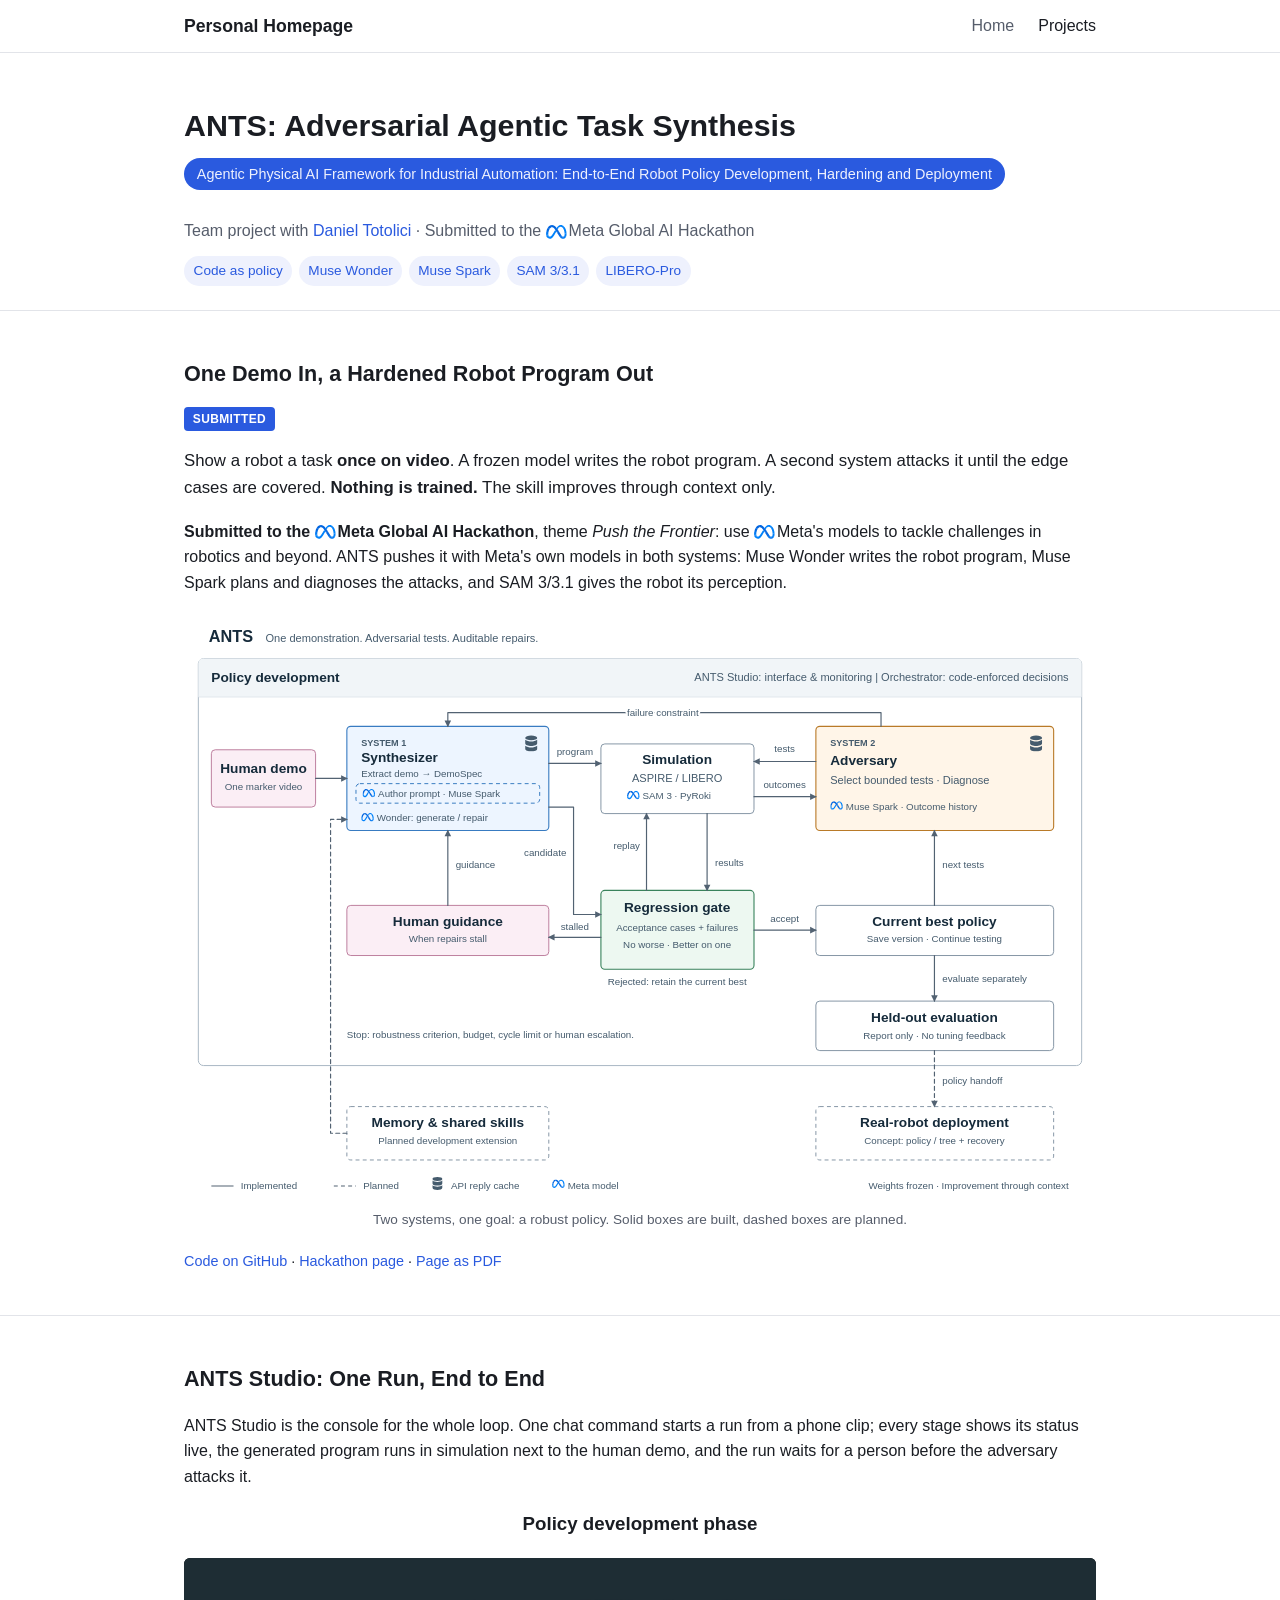
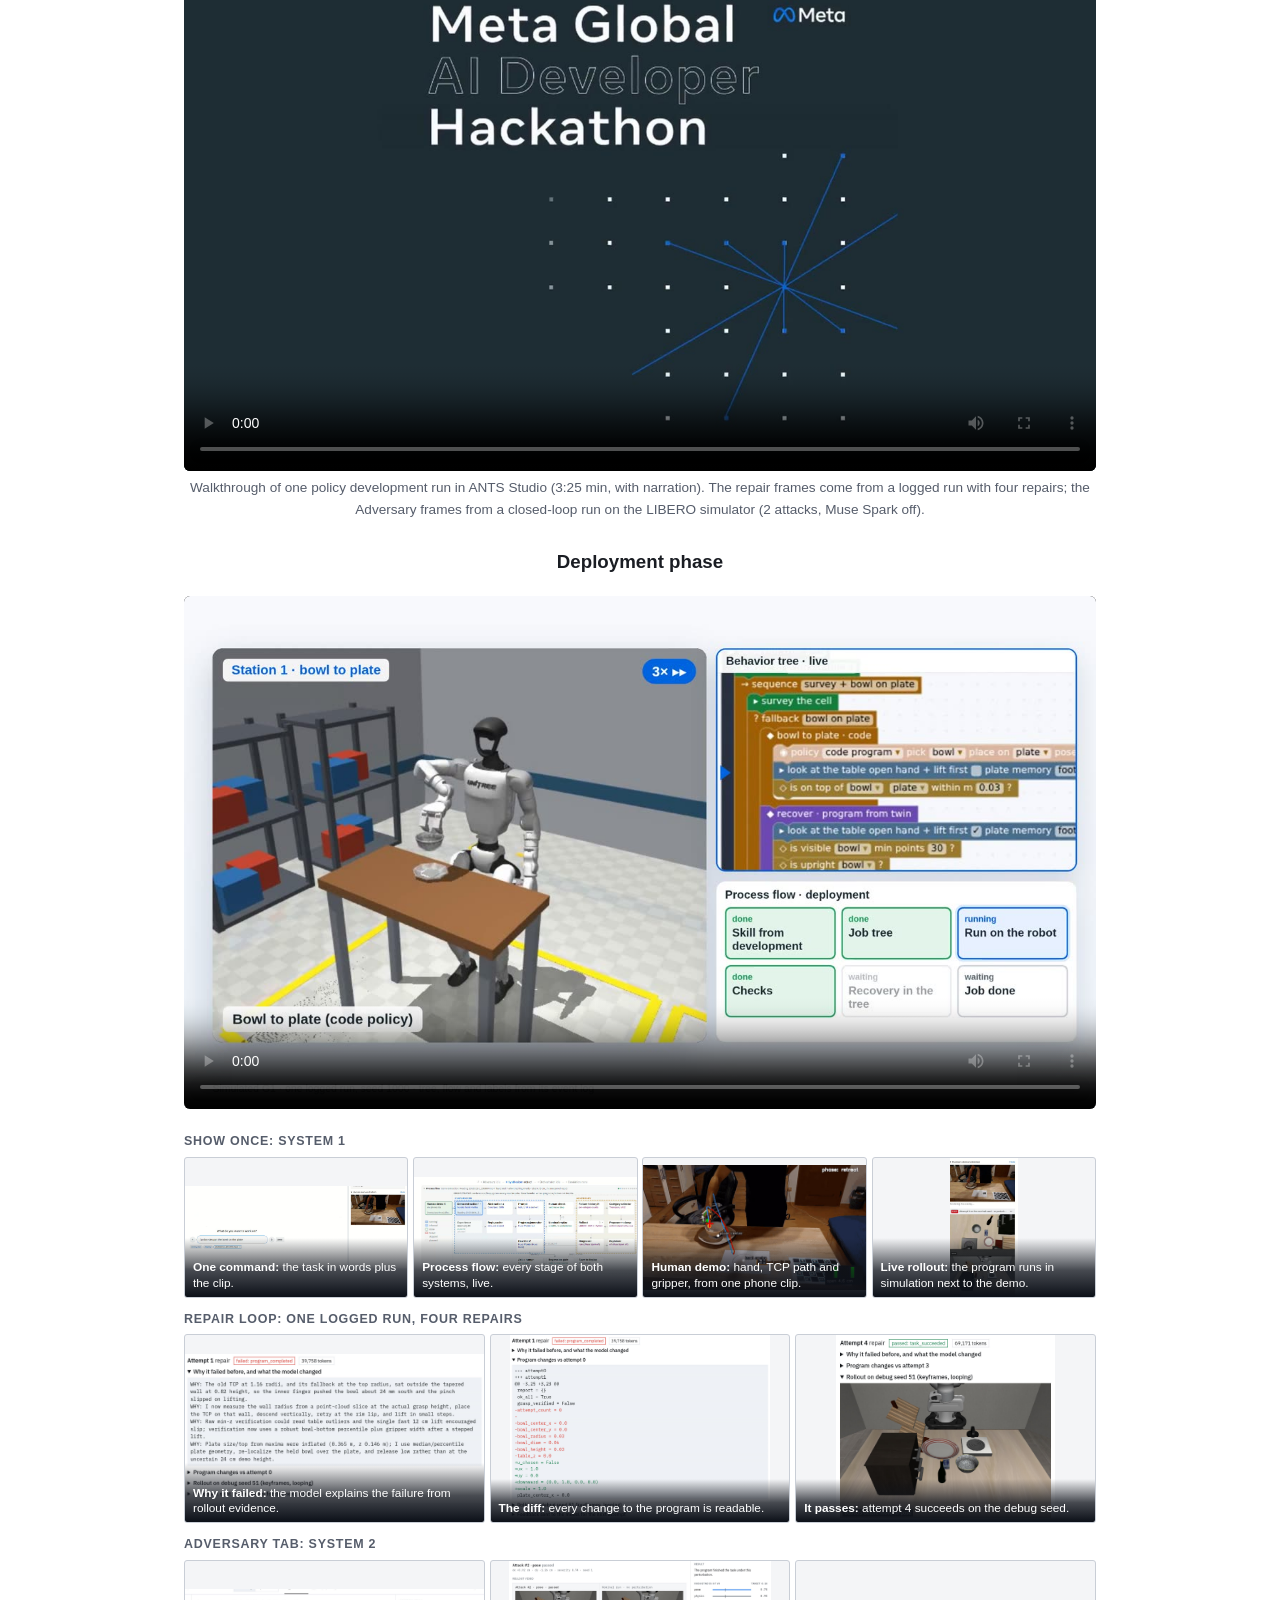
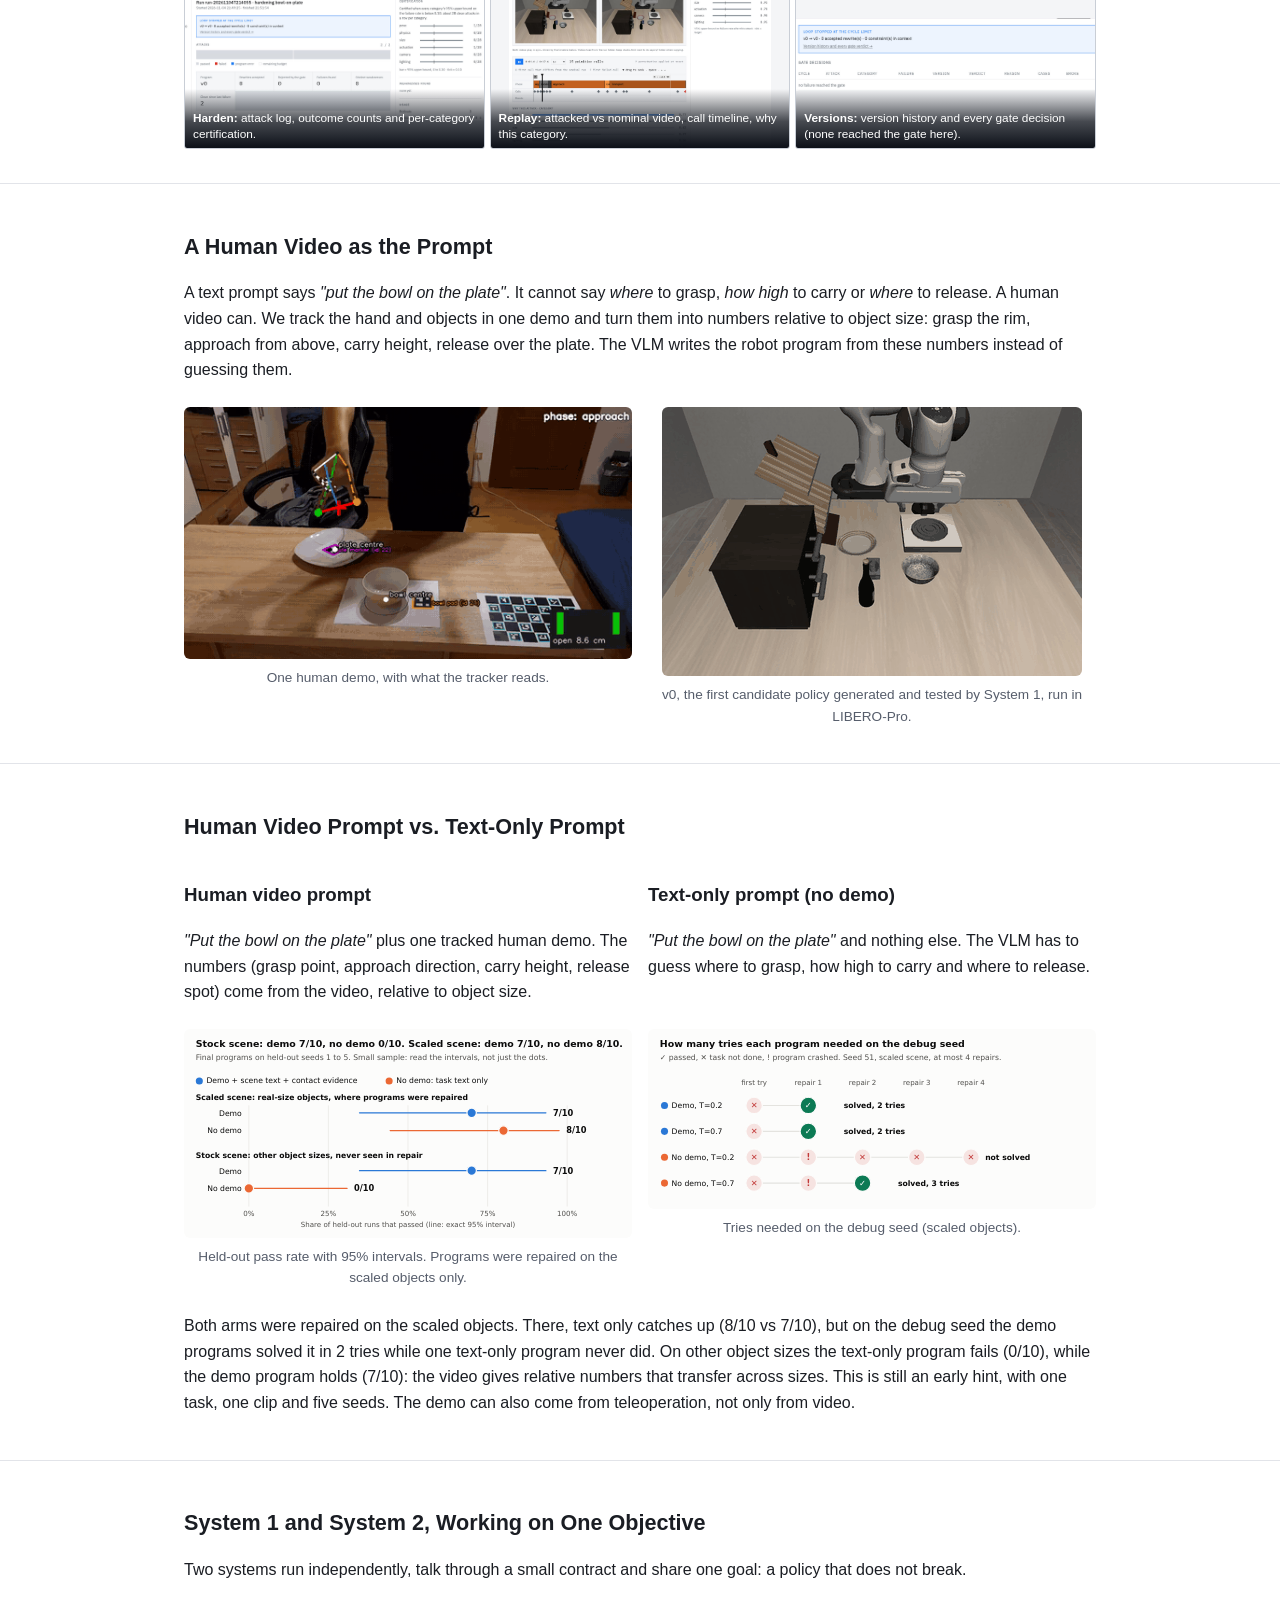
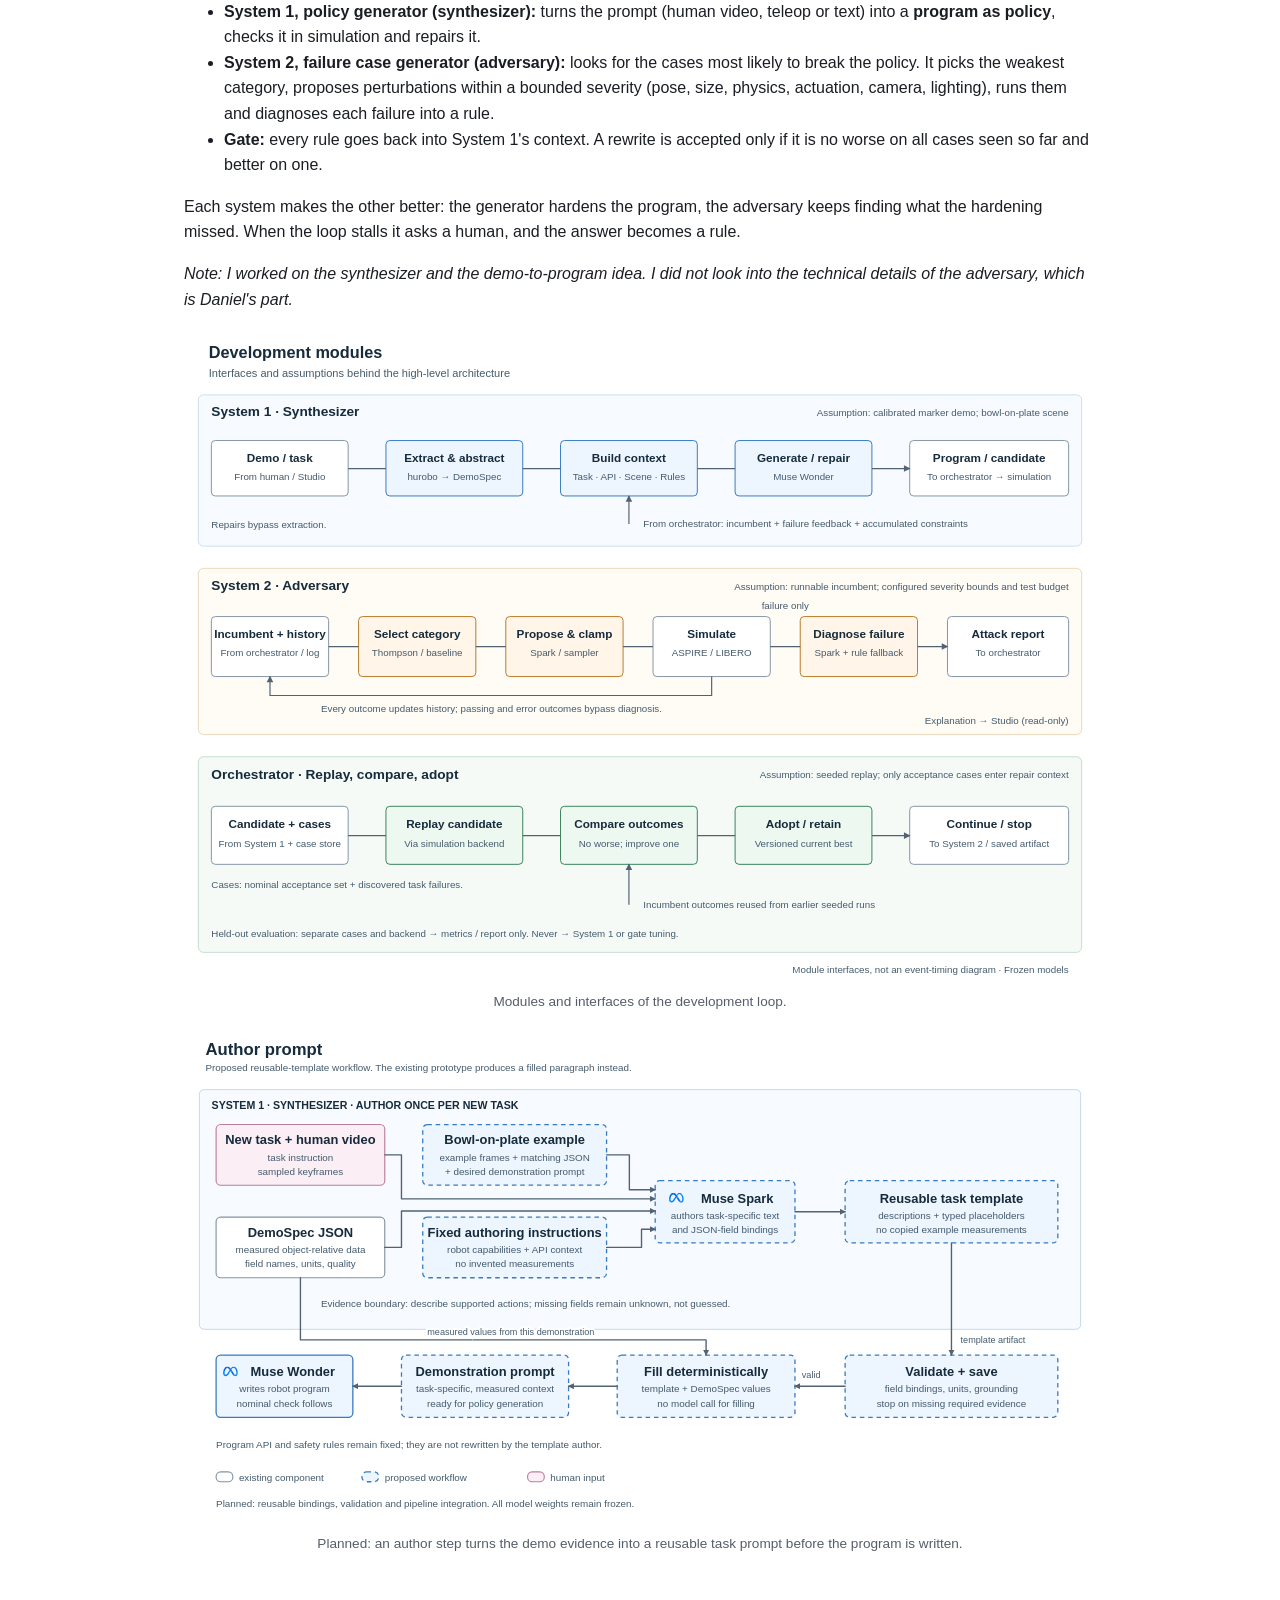
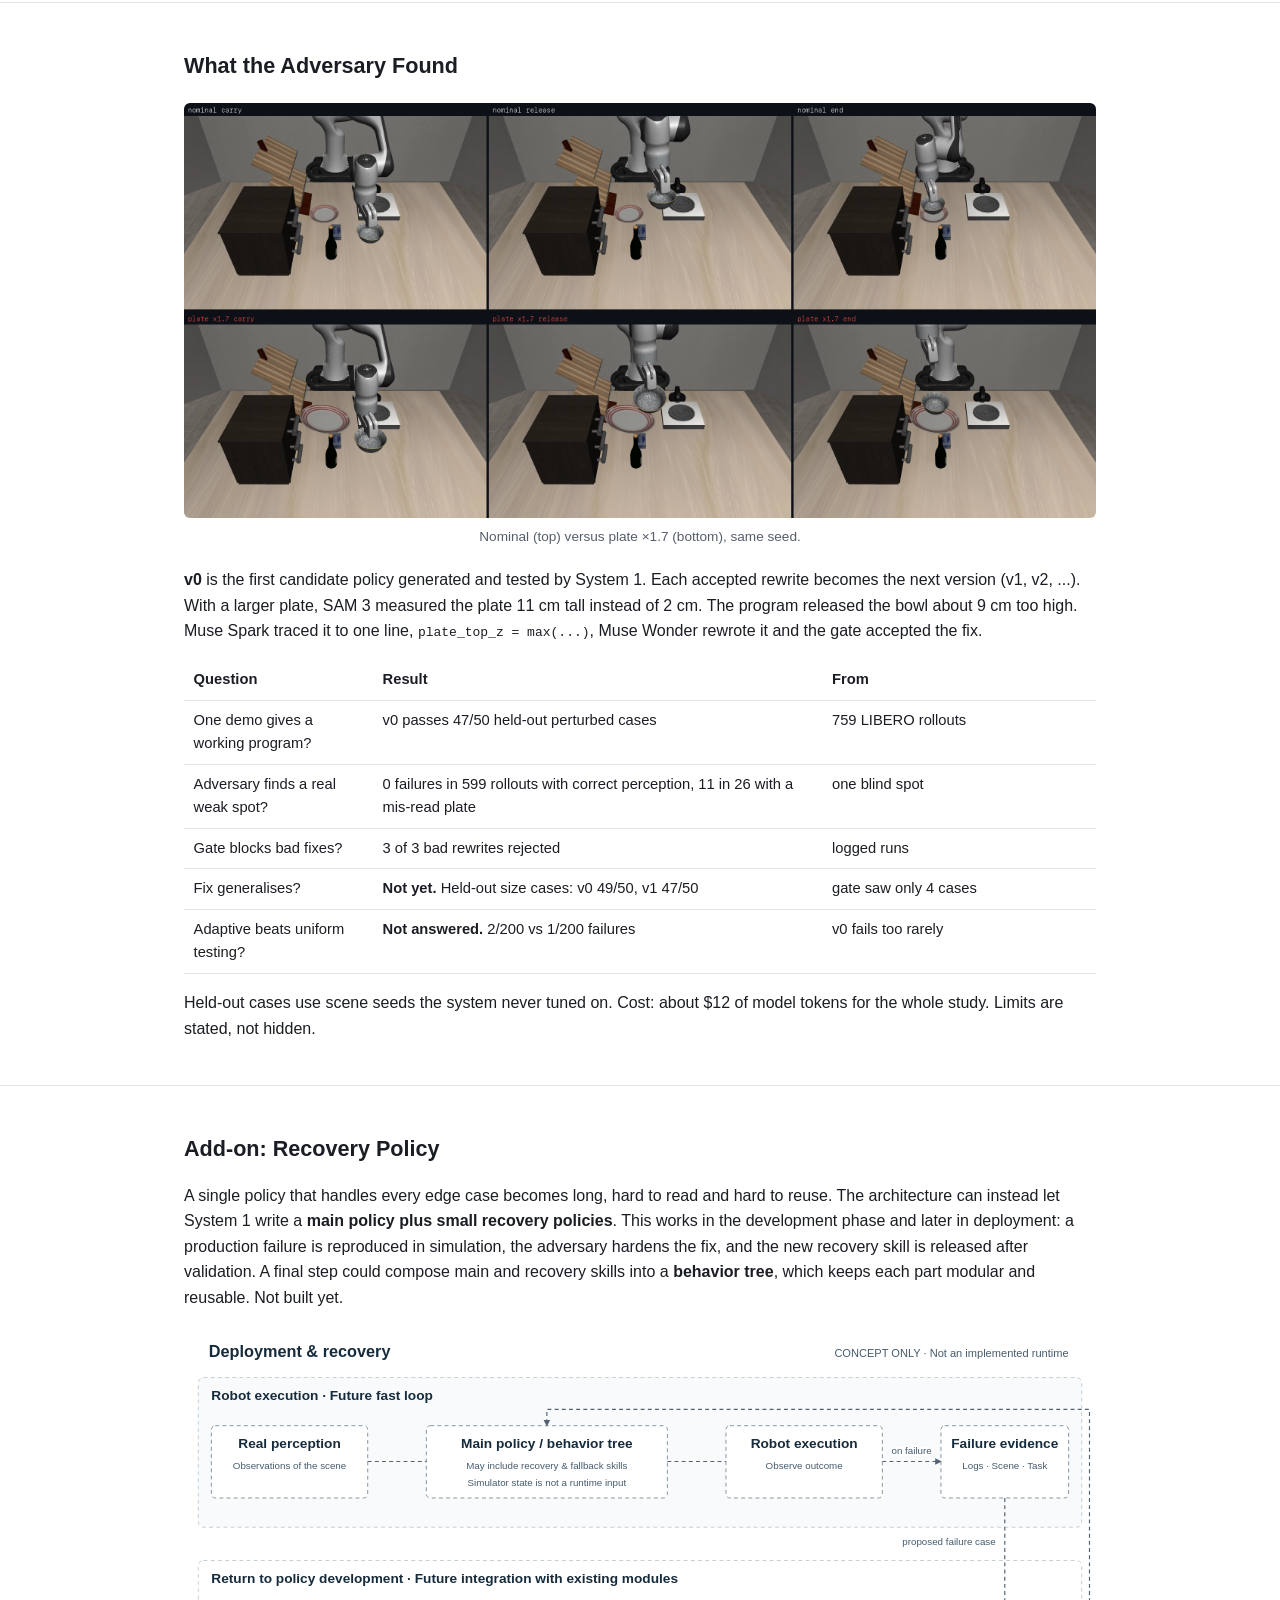
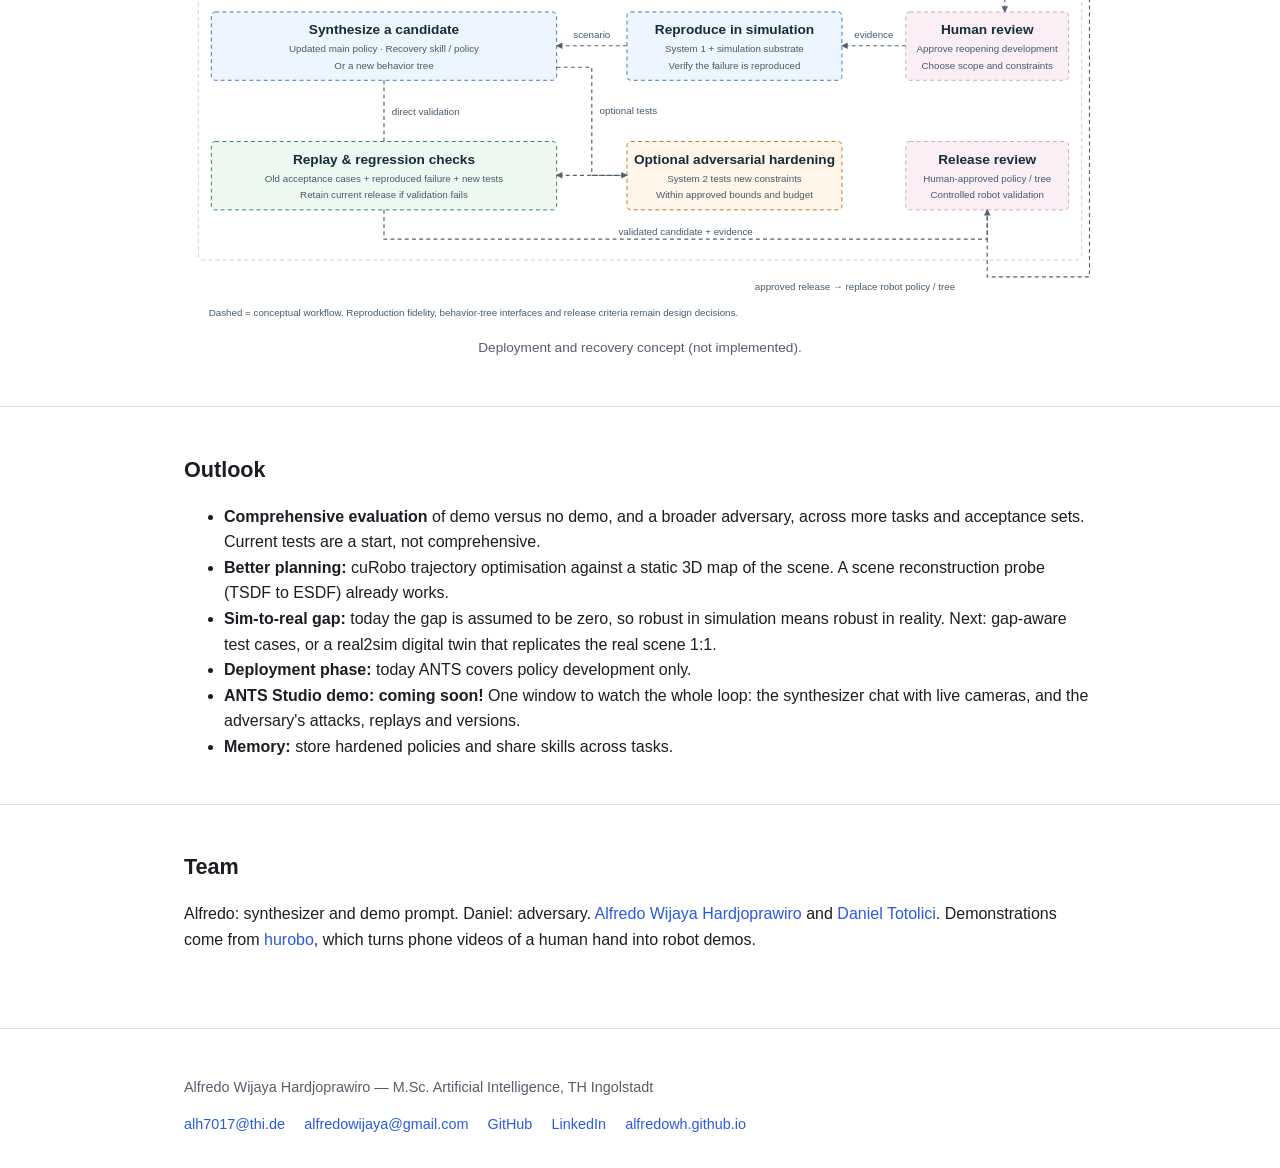
<file: projects/ants.html>
<!DOCTYPE html>
<html lang="en">
<head>
<meta charset="UTF-8">
<meta name="viewport" content="width=device-width, initial-scale=1.0">
<title>ANTS: Adversarial Agentic Task Synthesis — Alfredo Wijaya Hardjoprawiro</title>
<link rel="stylesheet" href="../css/style.css">
<style>
  .fig { margin: 1.2rem 0; }
  .fig img {
    display: block;
    max-width: 100%;
    margin: 0 auto;
    border-radius: 6px;
    cursor: zoom-in;
  }
  .fig img.zoomed {
    position: fixed;
    top: 50%;
    left: 50%;
    max-width: 90vw;
    max-height: 90vh;
    transform: translate(-50%, -50%);
    z-index: 1000;
    cursor: zoom-out;
    box-shadow: 0 0 0 9999px rgba(0, 0, 0, 0.85);
  }
  .fig.narrow img { max-width: 640px; width: 100%; }
  .fig figcaption {
    color: var(--text-muted);
    font-size: 0.85rem;
    text-align: center;
    margin-top: 0.5rem;
  }
  .results-table { width: 100%; border-collapse: collapse; margin: 1rem 0; font-size: 0.92rem; }
  .results-table th, .results-table td {
    border-bottom: 1px solid var(--border);
    padding: 0.5rem 0.6rem;
    text-align: left;
    vertical-align: top;
  }
  .status-row { display: flex; flex-wrap: wrap; gap: 0.4rem; margin: 0 0 1rem; }
  .results-table th:nth-child(2), .results-table td:nth-child(2) { width: 5.5rem; text-align: center; }
  .results-table th:nth-child(3), .results-table td:nth-child(3) { width: 30%; }
  .questions-table th:nth-child(1), .questions-table td:nth-child(1) { width: 5cm; }
  .questions-table th:nth-child(2), .questions-table td:nth-child(2) { width: auto; text-align: left; }
  .cols { display: grid; grid-template-columns: 1fr 1fr; gap: 1rem; }
  .cols .fig { margin: 0.5rem 0; }
  @media (max-width: 640px) { .cols { grid-template-columns: 1fr; } }
  .tagline { display: inline-block; max-width: 100%; background: var(--accent); color: var(--accent-soft); padding: 0.3rem 0.8rem; border-radius: 999px; font-size: min(0.9rem, calc((100vw - 5rem) / 60)); font-weight: 400; font-style: normal; white-space: nowrap; margin: 0 0 0.75rem; }
  .meta-logo { height: calc(1.1em - 2pt); width: auto; vertical-align: middle; margin-right: 0.12em; }
  .claim { font-size: 1.05rem; }
  .container > h3 { margin-top: 1.8rem; }
  .doc-link { margin-top: 0.6rem; font-size: 0.9rem; }
  .studio-video { display: block; width: 100%; border-radius: 6px; background: #000; margin: 1.2rem 0 0.4rem; }
  .frame-strip { display: grid; row-gap: 0.3rem; margin: 1rem 0 0.4rem; }
  .frame-strip .strip-title { font-size: 0.78rem; font-weight: 600; text-transform: uppercase; letter-spacing: 0.06em; color: var(--text-muted); margin: 0.45rem 0 0; }
  .frame-row { display: grid; grid-auto-flow: column; grid-auto-columns: 1fr; gap: 0.3rem; }
  .frame-row figure { position: relative; margin: 0; overflow: hidden; border: 1px solid #c9ced6; border-radius: 3px; background: #f4f5f7; }
  .frame-row img { display: block; width: 100%; aspect-ratio: 16 / 10; object-fit: contain; cursor: zoom-in; }
  .frame-row img.zoomed { aspect-ratio: auto; height: auto; width: auto; position: fixed; top: 50%; left: 50%; max-width: 90vw; max-height: 90vh; transform: translate(-50%, -50%); z-index: 1000; cursor: zoom-out; box-shadow: 0 0 0 9999px rgba(0, 0, 0, 0.85); }
  .frame-row figcaption { position: absolute; left: 0; right: 0; bottom: 0; padding: 1.4rem 0.5rem 0.35rem; color: #fff; font-size: 0.74rem; line-height: 1.3;
    background: linear-gradient(to top, rgba(12, 16, 24, 1) 0%, rgba(12, 16, 24, 0.75) 45%, rgba(12, 16, 24, 0) 100%); pointer-events: none; }
  .frame-row figcaption b { color: #fff; }
  @media (max-width: 640px) { .frame-row { grid-auto-flow: row; grid-template-columns: 1fr 1fr; } }
  .video-print { display: none; }
  @media print {
    .video-print { display: block; margin: 0.6rem 0 0.2rem; color: inherit; text-decoration: none; break-inside: avoid; }
    .vp-frame { position: relative; display: block; width: 72%; margin: 0 auto; border: 1px solid #c9ced6; border-radius: 4px; overflow: hidden; }
    .vp-frame img { display: block; width: 100%; filter: brightness(0.82); }
    .vp-play { position: absolute; left: 50%; top: 50%; width: 64px; height: 64px; margin: -32px 0 0 -32px; border-radius: 50%; background: rgba(12, 16, 24, 0.82); border: 2px solid #fff; }
    .vp-play::after { content: ""; position: absolute; left: 25px; top: 18px; border-style: solid; border-width: 14px 0 14px 22px; border-color: transparent transparent transparent #fff; }
    .vp-cap { display: block; text-align: center; font-size: 0.78rem; color: #2f5bd3; margin-top: 0.3rem; }
  }
  .lightbox { position: fixed; inset: 0; z-index: 2000; background: rgba(0, 0, 0, 0.88); display: flex; flex-direction: column; align-items: center; justify-content: center; gap: 0.6rem; padding: 3rem 1rem 1.5rem; cursor: zoom-out; }
  .lightbox[hidden] { display: none; }
  .lightbox img { max-width: 94vw; max-height: 84vh; object-fit: contain; border-radius: 4px; background: #fff; cursor: default; }
  .lightbox p { color: #e8eaee; font-size: 0.9rem; max-width: 70ch; text-align: center; margin: 0; }
  .lightbox button { position: absolute; top: 0.8rem; right: 1rem; width: 2.4rem; height: 2.4rem; border-radius: 50%; border: 1px solid rgba(255, 255, 255, 0.5); background: rgba(255, 255, 255, 0.12); color: #fff; font-size: 1.4rem; line-height: 1; cursor: pointer; }
  .lightbox button:hover, .lightbox button:focus-visible { background: rgba(255, 255, 255, 0.28); outline: 2px solid #fff; }
  @media print {
    .studio-video, .studio-video-caption { display: none !important; }
    section.studio-section { break-inside: auto; padding-bottom: 0; }
    section.studio-section .container > p { margin-bottom: 0.4rem; }
    .frame-row { break-inside: avoid; }
    .frame-strip .strip-title { break-after: avoid; page-break-after: avoid; }
    .frame-row img { cursor: default; }
    .frame-row figcaption { font-size: 0.6rem; padding: 0.8rem 0.35rem 0.2rem; }
    .site-nav, .doc-link { display: none !important; }
    section { padding: 0.5rem 0; break-inside: auto; }
    h2, h3, .strip-title { break-after: avoid; page-break-after: avoid; }
    .cols { break-inside: avoid; }
    .project-header { padding: 1rem 0; }
    .fig, table { break-inside: avoid; }
    .fig img { cursor: default; max-height: 85mm; width: auto; }
    a { color: inherit; text-decoration: none; }
  }
</style>
<link rel="icon" type="image/svg+xml" href="../assets/favicon.svg">
</head>
<body>

<nav class="site-nav">
  <div class="container">
    <a class="brand" href="../index.html">Personal Homepage</a>
    <button class="nav-toggle" aria-label="Toggle navigation">☰</button>
    <ul>
      <li><a href="../index.html">Home</a></li>
      <li><a href="../projects.html" class="active">Projects</a></li>
    </ul>
  </div>
</nav>

<header class="project-header">
  <div class="container">
    <h1>ANTS: Adversarial Agentic Task Synthesis</h1>
    <p class="tagline">Agentic Physical AI Framework for Industrial Automation: End-to-End Robot Policy Development, Hardening and Deployment</p>
    <p class="meta">Team project with <a href="https://www.linkedin.com/in/daniel-totolici" target="_blank" rel="noopener">Daniel Totolici</a> · Submitted to the <img class="meta-logo" src="../assets/images/meta-logo.svg" alt="Meta">Meta Global AI Hackathon</p>
    <ul class="tag-list">
      <li class="tag">Code as policy</li>
      <li class="tag">Muse Wonder</li>
      <li class="tag">Muse Spark</li>
      <li class="tag">SAM 3/3.1</li>
      <li class="tag">LIBERO-Pro</li>
    </ul>
  </div>
</header>

<section>
  <div class="container">
    <h2>One Demo In, a Hardened Robot Program Out</h2>
    <p class="status-row">
      <span class="badge">Submitted</span>
    </p>
    <p class="claim">
      Show a robot a task <strong>once on video</strong>. A frozen model writes the
      robot program. A second system attacks it until the edge cases are covered.
      <strong>Nothing is trained.</strong> The skill improves through context only.
    </p>
    <p>
      <strong>Submitted to the <img class="meta-logo" src="../assets/images/meta-logo.svg" alt="Meta">Meta Global AI Hackathon</strong>, theme
      <em>Push the Frontier</em>: use <img class="meta-logo" src="../assets/images/meta-logo.svg" alt="Meta">Meta's models to tackle challenges in
      robotics and beyond. ANTS pushes it with Meta's own models in both
      systems: Muse Wonder writes the robot program, Muse Spark plans and
      diagnoses the attacks, and SAM 3/3.1 gives the robot its perception.
    </p>
    <figure class="fig">
      <img loading="lazy" src="../assets/images/projects/ants/architecture.svg" alt="ANTS architecture: System 1 synthesizer, System 2 adversary, regression gate" onclick="this.classList.toggle('zoomed')">
      <figcaption>Two systems, one goal: a robust policy. Solid boxes are built, dashed boxes are planned.</figcaption>
    </figure>
    <p class="doc-link">
      <a href="https://github.com/alfredowh/ANTS" target="_blank" rel="noopener">Code on GitHub</a> ·
      <a href="https://dev.meta.ai/events/global-hackathon" target="_blank" rel="noopener">Hackathon page</a> ·
      <a href="../pdf/ants.pdf">Page as PDF</a>
    </p>
  </div>
</section>

<section class="studio-section" id="studio">
  <div class="container">
    <h2>ANTS Studio: One Run, End to End</h2>
    <p>
      ANTS Studio is the console for the whole loop. One chat command starts a run from a phone
      clip; every stage shows its status live, the generated program runs in simulation next to
      the human demo, and the run waits for a person before the adversary attacks it.
    </p>
    <h3 style="text-align:center;margin:1.2rem 0 0.6rem">Policy development phase</h3>
    <video class="studio-video" controls preload="metadata" poster="../assets/images/projects/ants/studio/poster.jpg">
      <source src="../assets/images/projects/ants/studio/demo_video.mp4" type="video/mp4">
    </video>
    <p class="studio-video-caption" style="text-align:center;color:var(--text-muted);font-size:0.85rem;margin:0">Walkthrough of one policy development run in ANTS Studio (3:25 min, with narration). The repair frames come from a logged run with four repairs; the Adversary frames from a closed-loop run on the LIBERO simulator (2 attacks, Muse Spark off).</p>
    <a class="video-print" href="https://alfredowh.github.io/projects/ants.html#studio">
      <span class="vp-frame"><img src="../assets/images/projects/ants/studio/poster.jpg" alt="ANTS Studio walkthrough video"><span class="vp-play" aria-hidden="true"></span></span>
      <span class="vp-cap">&#9654; Watch the 3-minute ANTS Studio walkthrough video: alfredowh.github.io/projects/ants.html#studio</span>
    </a>
    <h3 style="text-align:center;margin:1.6rem 0 0.6rem">Deployment phase</h3>
    <video class="studio-video" controls preload="metadata" poster="../assets/images/projects/ants/studio/deploy_poster.jpg?v=2">
      <source src="../assets/images/projects/ants/studio/deploy_video.mp4?v=2" type="video/mp4">
    </video>
    <div class="frame-strip">
      <div class="strip-title">Show once: System 1</div>
      <div class="frame-row">
        <figure><img loading="lazy" src="../assets/images/projects/ants/studio/frame1.jpg" alt="Chat command with the task and the attached phone clip" onclick="this.classList.toggle('zoomed')"><figcaption><b>One command:</b> the task in words plus the clip.</figcaption></figure>
        <figure><img loading="lazy" src="../assets/images/projects/ants/studio/frame2.jpg" alt="Process flow during demo extraction" onclick="this.classList.toggle('zoomed')"><figcaption><b>Process flow:</b> every stage of both systems, live.</figcaption></figure>
        <figure><img loading="lazy" src="../assets/images/projects/ants/studio/frame0.jpg" alt="Human demo with hand skeleton, markers, TCP path and gripper opening" onclick="this.classList.toggle('zoomed')"><figcaption><b>Human demo:</b> hand, TCP path and gripper, from one phone clip.</figcaption></figure>
        <figure><img loading="lazy" src="../assets/images/projects/ants/studio/frame3.jpg" alt="Live simulator view under the human demo" onclick="this.classList.toggle('zoomed')"><figcaption><b>Live rollout:</b> the program runs in simulation next to the demo.</figcaption></figure>
      </div>
      <div class="strip-title">Repair loop: one logged run, four repairs</div>
      <div class="frame-row">
        <figure><img loading="lazy" src="../assets/images/projects/ants/studio/frame4.jpg" alt="Attempt 1: why the program failed and what the model changed" onclick="this.classList.toggle('zoomed')"><figcaption><b>Why it failed:</b> the model explains the failure from rollout evidence.</figcaption></figure>
        <figure><img loading="lazy" src="../assets/images/projects/ants/studio/frame5.jpg" alt="Attempt 1: program diff against attempt 0" onclick="this.classList.toggle('zoomed')"><figcaption><b>The diff:</b> every change to the program is readable.</figcaption></figure>
        <figure><img loading="lazy" src="../assets/images/projects/ants/studio/frame6.jpg" alt="Attempt 4 passed with rollout keyframes" onclick="this.classList.toggle('zoomed')"><figcaption><b>It passes:</b> attempt 4 succeeds on the debug seed.</figcaption></figure>
      </div>
      <div class="strip-title">Adversary tab: System 2</div>
      <div class="frame-row">
        <figure><img loading="lazy" src="../assets/images/projects/ants/studio/frame7.jpg" alt="Harden view with attack summary and certification board" onclick="this.classList.toggle('zoomed')"><figcaption><b>Harden:</b> attack log, outcome counts and per-category certification.</figcaption></figure>
        <figure><img loading="lazy" src="../assets/images/projects/ants/studio/frame8.jpg" alt="Replay view with rollout videos, call timeline and why the attack was chosen" onclick="this.classList.toggle('zoomed')"><figcaption><b>Replay:</b> attacked vs nominal video, call timeline, why this category.</figcaption></figure>
        <figure><img loading="lazy" src="../assets/images/projects/ants/studio/frame9.jpg" alt="Versions view with version history and gate decisions" onclick="this.classList.toggle('zoomed')"><figcaption><b>Versions:</b> version history and every gate decision (none reached the gate here).</figcaption></figure>
      </div>
    </div>
  </div>
</section>

<section>
  <div class="container">
    <h2>A Human Video as the Prompt</h2>
    <p>
      A text prompt says <em>"put the bowl on the plate"</em>. It cannot say
      <em>where</em> to grasp, <em>how high</em> to carry or <em>where</em> to
      release. A human video can. We track the hand and objects in one demo and
      turn them into numbers relative to object size: grasp the rim, approach
      from above, carry height, release over the plate. The VLM writes the robot
      program from these numbers instead of guessing them.
    </p>
    <div class="cols">
      <figure class="fig">
        <img loading="lazy" src="../assets/images/projects/ants/demo_overlay.gif" alt="Human demo with hand skeleton, markers and gripper opening drawn over the video" onclick="this.classList.toggle('zoomed')">
        <figcaption>One human demo, with what the tracker reads.</figcaption>
      </figure>
      <figure class="fig">
        <img loading="lazy" src="../assets/images/projects/ants/demo_robot.gif" alt="Franka arm puts the bowl on the plate in simulation" onclick="this.classList.toggle('zoomed')">
        <figcaption>v0, the first candidate policy generated and tested by System 1, run in LIBERO-Pro.</figcaption>
      </figure>
    </div>
  </div>
</section>

<section>
  <div class="container">
    <h2>Human Video Prompt vs. Text-Only Prompt</h2>
    <div class="cols">
      <div>
        <h3>Human video prompt</h3>
        <p><em>"Put the bowl on the plate"</em> plus one tracked human demo. The numbers (grasp point, approach direction, carry height, release spot) come from the video, relative to object size.</p>
      </div>
      <div>
        <h3>Text-only prompt (no demo)</h3>
        <p><em>"Put the bowl on the plate"</em> and nothing else. The VLM has to guess where to grasp, how high to carry and where to release.</p>
      </div>
    </div>
    <div class="cols">
      <figure class="fig">
        <img loading="lazy" src="../assets/images/projects/ants/fig1_success_rates.svg" alt="Held-out pass rates, demo versus text only, on the scaled and stock scene" onclick="this.classList.toggle('zoomed')">
        <figcaption>Held-out pass rate with 95% intervals. Programs were repaired on the scaled objects only.</figcaption>
      </figure>
      <figure class="fig">
        <img loading="lazy" src="../assets/images/projects/ants/fig4_repair_journey.svg" alt="Tries each program needed on the debug seed" onclick="this.classList.toggle('zoomed')">
        <figcaption>Tries needed on the debug seed (scaled objects).</figcaption>
      </figure>
    </div>
    <p>
      Both arms were repaired on the scaled objects. There, text only catches up
      (8/10 vs 7/10), but on the debug seed the demo programs solved it in 2 tries
      while one text-only program never did. On other object sizes the text-only program fails (0/10), while the
      demo program holds (7/10): the video gives relative numbers that transfer
      across sizes. This is still an early hint, with one task, one clip and
      five seeds. The demo can also come from teleoperation, not only from video.
    </p>
  </div>
</section>

<section>
  <div class="container">
    <h2>System 1 and System 2, Working on One Objective</h2>
    <p>
      Two systems run independently, talk through a small contract and share one
      goal: a policy that does not break.
    </p>
    <ul>
      <li><strong>System 1, policy generator (synthesizer):</strong> turns the prompt (human video, teleop or text) into a <strong>program as policy</strong>, checks it in simulation and repairs it.</li>
      <li><strong>System 2, failure case generator (adversary):</strong> looks for the cases most likely to break the policy. It picks the weakest category, proposes perturbations within a bounded severity (pose, size, physics, actuation, camera, lighting), runs them and diagnoses each failure into a rule.</li>
      <li><strong>Gate:</strong> every rule goes back into System 1's context. A rewrite is accepted only if it is no worse on all cases seen so far and better on one.</li>
    </ul>
    <p>
      Each system makes the other better: the generator hardens the program,
      the adversary keeps finding what the hardening missed. When the loop
      stalls it asks a human, and the answer becomes a rule.
    </p>
    <p class="note"><em>Note: I worked on the synthesizer and the demo-to-program idea. I did not look into the technical details of the adversary, which is Daniel's part.</em></p>
    <figure class="fig">
      <img loading="lazy" src="../assets/images/projects/ants/architecture-subblocks.svg" alt="ANTS development modules and interfaces" onclick="this.classList.toggle('zoomed')">
      <figcaption>Modules and interfaces of the development loop.</figcaption>
    </figure>
    <figure class="fig">
      <img loading="lazy" src="../assets/images/projects/ants/prompt-authoring-detail.svg" alt="Author prompt inside System 1: demo frames and DemoSpec become a reusable task prompt" onclick="this.classList.toggle('zoomed')">
      <figcaption>Planned: an author step turns the demo evidence into a reusable task prompt before the program is written.</figcaption>
    </figure>
  </div>
</section>

<section>
  <div class="container">
    <h2>What the Adversary Found</h2>
    <figure class="fig">
      <img loading="lazy" src="../assets/images/projects/ants/size_failure.png" alt="Nominal run versus a plate scaled 1.7 times: carry, release and end" onclick="this.classList.toggle('zoomed')">
      <figcaption>Nominal (top) versus plate ×1.7 (bottom), same seed.</figcaption>
    </figure>
    <p>
      <strong>v0</strong> is the first candidate policy generated and tested by
      System 1. Each accepted rewrite becomes the next version (v1, v2, ...).
      With a larger plate, SAM 3 measured the plate 11 cm tall instead of 2 cm.
      The program released the bowl about 9 cm too high. Muse Spark traced it to
      one line, <code>plate_top_z = max(...)</code>, Muse Wonder rewrote it and
      the gate accepted the fix.
    </p>
    <table class="results-table questions-table">
      <thead><tr><th>Question</th><th>Result</th><th>From</th></tr></thead>
      <tbody>
        <tr><td>One demo gives a working program?</td><td>v0 passes 47/50 held-out perturbed cases</td><td>759 LIBERO rollouts</td></tr>
        <tr><td>Adversary finds a real weak spot?</td><td>0 failures in 599 rollouts with correct perception, 11 in 26 with a mis-read plate</td><td>one blind spot</td></tr>
        <tr><td>Gate blocks bad fixes?</td><td>3 of 3 bad rewrites rejected</td><td>logged runs</td></tr>
        <tr><td>Fix generalises?</td><td><strong>Not yet.</strong> Held-out size cases: v0 49/50, v1 47/50</td><td>gate saw only 4 cases</td></tr>
        <tr><td>Adaptive beats uniform testing?</td><td><strong>Not answered.</strong> 2/200 vs 1/200 failures</td><td>v0 fails too rarely</td></tr>
      </tbody>
    </table>
    <p>
      Held-out cases use scene seeds the system never tuned on. Cost: about
      $12 of model tokens for the whole study. Limits are stated, not hidden.
    </p>
  </div>
</section>

<section>
  <div class="container">
    <h2>Add-on: Recovery Policy</h2>
    <p>
      A single policy that handles every edge case becomes long, hard to read
      and hard to reuse. The architecture can instead let System 1 write a
      <strong>main policy plus small recovery policies</strong>. This works in
      the development phase and later in deployment: a production failure is
      reproduced in simulation, the adversary hardens the fix, and the new
      recovery skill is released after validation. A final step could compose
      main and recovery skills into a <strong>behavior tree</strong>, which keeps
      each part modular and reusable. Not built yet.
    </p>
    <figure class="fig">
      <img loading="lazy" src="../assets/images/projects/ants/deployment-concept.svg" alt="Concept: robot deployment, simulation reproduction and optional adversarial hardening" onclick="this.classList.toggle('zoomed')">
      <figcaption>Deployment and recovery concept (not implemented).</figcaption>
    </figure>
  </div>
</section>

<section>
  <div class="container">
    <h2>Outlook</h2>
    <ul>
      <li><strong>Comprehensive evaluation</strong> of demo versus no demo, and a broader adversary, across more tasks and acceptance sets. Current tests are a start, not comprehensive.</li>
      <li><strong>Better planning:</strong> cuRobo trajectory optimisation against a static 3D map of the scene. A scene reconstruction probe (TSDF to ESDF) already works.</li>
      <li><strong>Sim-to-real gap:</strong> today the gap is assumed to be zero, so robust in simulation means robust in reality. Next: gap-aware test cases, or a real2sim digital twin that replicates the real scene 1:1.</li>
      <li><strong>Deployment phase:</strong> today ANTS covers policy development only.</li>
      <li><strong>ANTS Studio demo: coming soon!</strong> One window to watch the whole loop: the synthesizer chat with live cameras, and the adversary's attacks, replays and versions.</li>
      <li><strong>Memory:</strong> store hardened policies and share skills across tasks.</li>
    </ul>
  </div>
</section>

<section>
  <div class="container">
    <h2>Team</h2>
    <p>Alfredo: synthesizer and demo prompt. Daniel: adversary. 
      <a href="https://www.linkedin.com/in/alfredowijaya" target="_blank" rel="noopener">Alfredo Wijaya Hardjoprawiro</a> and
      <a href="https://www.linkedin.com/in/daniel-totolici" target="_blank" rel="noopener">Daniel Totolici</a>.
      Demonstrations come from <a href="hurobo.html">hurobo</a>, which turns
      phone videos of a human hand into robot demos.
    </p>
  </div>
</section>

<footer class="site-footer">
  <div class="container">
    <p>Alfredo Wijaya Hardjoprawiro — M.Sc. Artificial Intelligence, TH Ingolstadt</p>
    <div class="links">
      <a href="mailto:alh7017@thi.de">alh7017@thi.de</a>
      <a href="mailto:alfredowijaya@gmail.com">alfredowijaya@gmail.com</a>
      <a href="https://github.com/alfredowh" target="_blank" rel="noopener">GitHub</a>
      <a href="https://www.linkedin.com/in/alfredowijaya" target="_blank" rel="noopener">LinkedIn</a>
      <a href="https://alfredowh.github.io" target="_blank" rel="noopener">alfredowh.github.io</a>
    </div>
  </div>
</footer>

<div class="lightbox" id="lightbox" hidden role="dialog" aria-modal="true" aria-label="Enlarged image">
  <button type="button" id="lightbox-close" aria-label="Close (Esc)">&times;</button>
  <img id="lightbox-img" alt="">
  <p id="lightbox-cap"></p>
</div>
<script>
(function () {
  const box = document.getElementById("lightbox"), img = document.getElementById("lightbox-img");
  const cap = document.getElementById("lightbox-cap"), btn = document.getElementById("lightbox-close");
  let last = null;
  function open(src) {
    last = src; img.src = src.currentSrc || src.src; img.alt = src.alt;
    const fc = src.closest("figure")?.querySelector("figcaption");
    cap.textContent = fc ? fc.textContent : "";
    box.hidden = false; document.body.style.overflow = "hidden"; btn.focus();
  }
  function close() { box.hidden = true; img.src = ""; document.body.style.overflow = ""; last?.focus?.(); }
  document.querySelectorAll(".fig img, .frame-row img").forEach((el) => {
    el.removeAttribute("onclick"); el.classList.remove("zoomed"); el.tabIndex = 0;
    el.addEventListener("click", () => open(el));
    el.addEventListener("keydown", (e) => { if (e.key === "Enter" || e.key === " ") { e.preventDefault(); open(el); } });
  });
  btn.addEventListener("click", close);
  box.addEventListener("click", (e) => { if (e.target !== img) close(); });
  document.addEventListener("keydown", (e) => { if (e.key === "Escape" && !box.hidden) close(); });
})();
</script>
<script src="../js/main.js"></script>
</body>
</html>
</file>
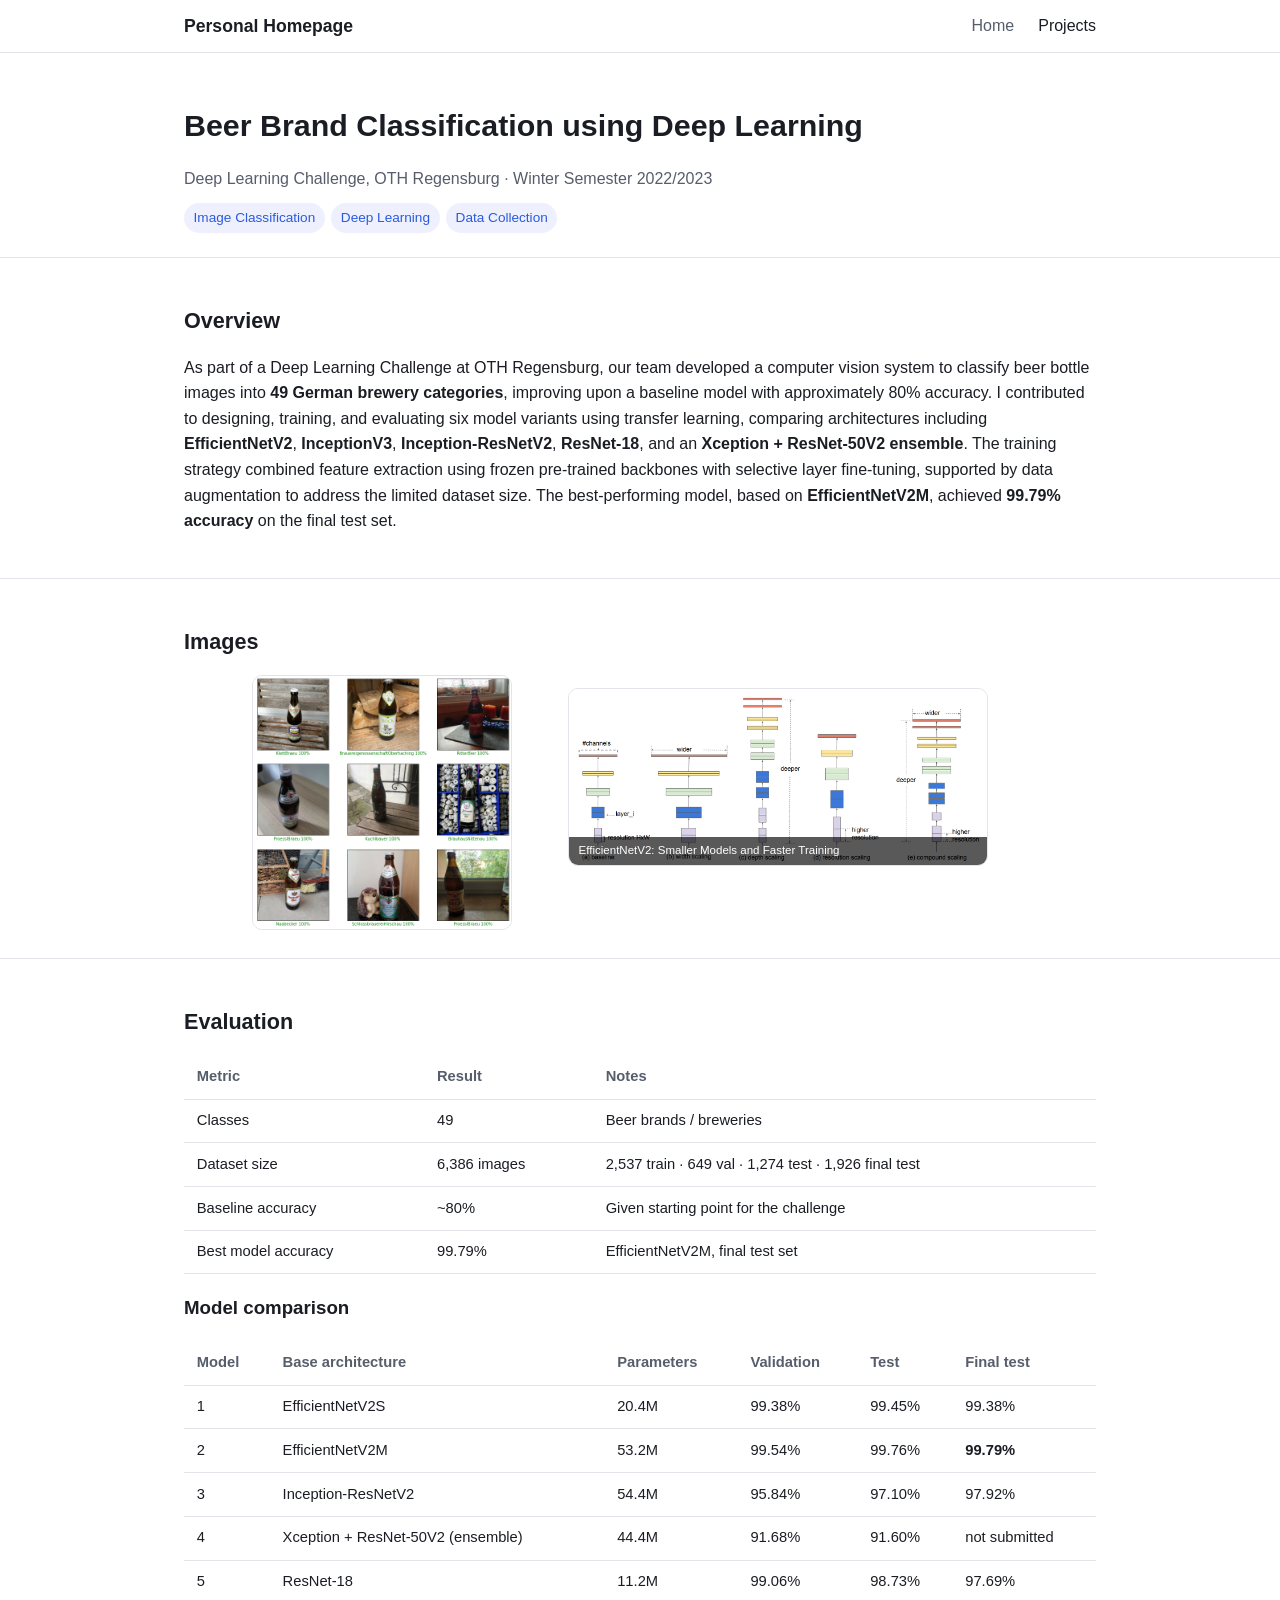
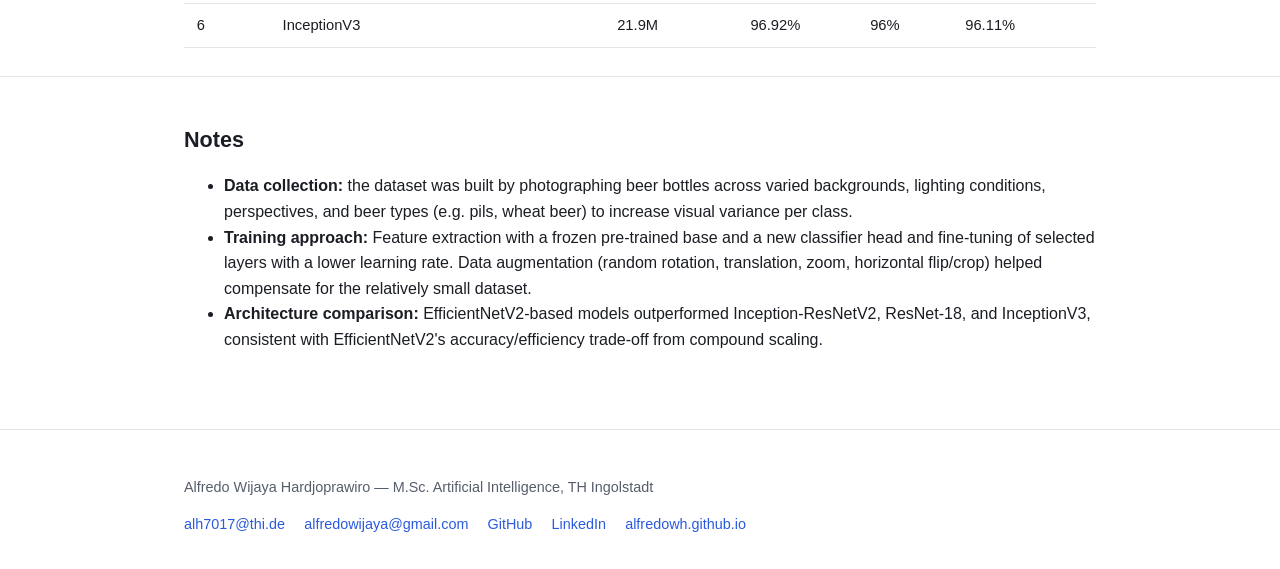
<file: projects/beer-classification.html>
                                                                                                                                                                                                                                                                                                                                                                                                                                                                                                                                                                                                                                                                                                                                                                                                                                                                                                                                                                                                                                                                <!DOCTYPE html>
<html lang="en">
<head>
<meta charset="UTF-8">
<meta name="viewport" content="width=device-width, initial-scale=1.0">
<title>Beer Brand Classification using Deep Learning — Alfredo Wijaya Hardjoprawiro</title>
<link rel="stylesheet" href="../css/style.css">
<style>
  /* Scoped to this page: overlay the figcaption on the gallery slot instead of
     letting it grow the box, so captioned and uncaptioned images stay the same size. */
  .gallery-slot {
    position: relative;
  }
  .gallery-slot figcaption {
    position: absolute;
    left: 0;
    right: 0;
    bottom: 0;
    margin: 0;
    padding: 0.4rem 0.6rem;
    background: rgba(0, 0, 0, 0.65);
    color: #fff;
    font-size: 0.72rem;
    line-height: 1.3;
    text-align: left;
  }
  .gallery-slot figcaption a {
    color: #fff;
  }
  #beer-images-gallery.gallery-grid {
    display: flex;
    flex-wrap: wrap;
    justify-content: center;
    align-items: flex-start;
  }
  #beer-images-gallery .gallery-slot {
    flex: none;
  }
  #beer-samples {
    width: 260px;
    aspect-ratio: 642 / 630;
  }
  #efficientnetv2-arch {
    width: 420px;
    aspect-ratio: 1400 / 592;
  }
</style>
<link rel="icon" type="image/svg+xml" href="../assets/favicon.svg">
</head>
<body>

<nav class="site-nav">
  <div class="container">
    <a class="brand" href="../index.html">Personal Homepage</a>
    <button class="nav-toggle" aria-label="Toggle navigation">☰</button>
    <ul>
      <li><a href="../index.html">Home</a></li>
      <li><a href="../projects.html" class="active">Projects</a></li>
      <!-- <li><a href="../index.html#experience">Experience</a></li> -->
    </ul>
  </div>
</nav>

<header class="project-header">
  <div class="container">
    <h1>Beer Brand Classification using Deep Learning</h1>
    <p class="meta">Deep Learning Challenge, OTH Regensburg · Winter Semester 2022/2023</p>
    <ul class="tag-list">
      <li class="tag">Image Classification</li>
      <li class="tag">Deep Learning</li>
      <li class="tag">Data Collection</li>
    </ul>
  </div>
</header>

<section>
  <div class="container">
    <h2>Overview</h2>
    <p>
      As part of a Deep Learning Challenge at OTH Regensburg, our team developed 
      a computer vision system to classify beer bottle images into <strong>49 German brewery categories</strong>, 
      improving upon a baseline model with approximately 80% accuracy. I contributed 
      to designing, training, and evaluating six model variants using transfer learning, 
      comparing architectures including <strong>EfficientNetV2</strong>, <strong>InceptionV3</strong>, 
      <strong>Inception-ResNetV2</strong>, <strong>ResNet-18</strong>, and an <strong>Xception + ResNet-50V2 ensemble</strong>. The training strategy combined 
      feature extraction using frozen pre-trained backbones with selective layer fine-tuning, 
      supported by data augmentation to address the limited dataset size. The best-performing model, 
      based on <strong>EfficientNetV2M</strong>, achieved <strong>99.79% accuracy</strong> on the final test set.
    </p>
  </div>
</section>

<section>
  <div class="container">
    <h2>Images</h2>
    <div class="gallery-grid" id="beer-images-gallery">
      <div class="gallery-slot" id="beer-samples">
        <img src="../assets/images/projects/beer-classification/beer.png"
             alt="Beer classifications"
             onclick="this.classList.toggle('zoomed')">
      </div>
      <figure class="gallery-slot" id="efficientnetv2-arch">
        <img src="../assets/images/projects/beer-classification/efficientnetv2.png"
             alt="EfficientNetV2 model architecture"
             onclick="this.classList.toggle('zoomed')">
        <figcaption>
          <a href="https://arxiv.org/abs/2104.00298" target="_blank" rel="noopener">EfficientNetV2: Smaller Models and Faster Training</a>
        </figcaption>
      </figure>
    </div>
  </div>
</section>

<section>
  <div class="container">
    <h2>Evaluation</h2>
    <table class="eval-table">
      <thead>
        <tr><th>Metric</th><th>Result</th><th>Notes</th></tr>
      </thead>
      <tbody>
        <tr><td>Classes</td><td>49</td><td>Beer brands / breweries</td></tr>
        <tr><td>Dataset size</td><td>6,386 images</td><td>2,537 train · 649 val · 1,274 test · 1,926 final test</td></tr>
        <tr><td>Baseline accuracy</td><td>~80%</td><td>Given starting point for the challenge</td></tr>
        <tr><td>Best model accuracy</td><td>99.79%</td><td>EfficientNetV2M, final test set</td></tr>
      </tbody>
    </table>

    <h3>Model comparison</h3>
    <table class="eval-table">
      <thead>
        <tr><th>Model</th><th>Base architecture</th><th>Parameters</th><th>Validation</th><th>Test</th><th>Final test</th></tr>
      </thead>
      <tbody>
        <tr><td>1</td><td>EfficientNetV2S</td><td>20.4M</td><td>99.38%</td><td>99.45%</td><td>99.38%</td></tr>
        <tr><td>2</td><td>EfficientNetV2M</td><td>53.2M</td><td>99.54%</td><td>99.76%</td><td><strong>99.79%</strong></td></tr>
        <tr><td>3</td><td>Inception-ResNetV2</td><td>54.4M</td><td>95.84%</td><td>97.10%</td><td>97.92%</td></tr>
        <tr><td>4</td><td>Xception + ResNet-50V2 (ensemble)</td><td>44.4M</td><td>91.68%</td><td>91.60%</td><td>not submitted</td></tr>
        <tr><td>5</td><td>ResNet-18</td><td>11.2M</td><td>99.06%</td><td>98.73%</td><td>97.69%</td></tr>
        <tr><td>6</td><td>InceptionV3</td><td>21.9M</td><td>96.92%</td><td>96%</td><td>96.11%</td></tr>
      </tbody>
    </table>
  </div>
</section>

<section>
  <div class="container">
    <h2>Notes</h2>
    <ul>
      <li>
        <strong>Data collection:</strong> the dataset was built by photographing beer
        bottles across varied backgrounds, lighting conditions, perspectives, and
        beer types (e.g. pils, wheat beer) to increase visual variance per class.
      </li>
      <li>
        <strong>Training approach:</strong> Feature extraction with a frozen pre-trained base and a
        new classifier head and fine-tuning of selected layers with a
        lower learning rate. Data augmentation (random rotation, translation, zoom,
        horizontal flip/crop) helped compensate for the relatively small dataset.
      </li>
      <li>
        <strong>Architecture comparison:</strong> EfficientNetV2-based models
        outperformed Inception-ResNetV2, ResNet-18, and InceptionV3, consistent
        with EfficientNetV2's accuracy/efficiency trade-off from compound scaling.
      </li>
    </ul>
  </div>
</section>

<footer class="site-footer">
  <div class="container">
    <p>Alfredo Wijaya Hardjoprawiro — M.Sc. Artificial Intelligence, TH Ingolstadt</p>
    <div class="links">
      <a href="mailto:alh7017@thi.de">alh7017@thi.de</a>
      <a href="mailto:alfredowijaya@gmail.com">alfredowijaya@gmail.com</a>
      <a href="https://github.com/alfredowh" target="_blank" rel="noopener">GitHub</a>
      <a href="https://www.linkedin.com/in/alfredowijaya" target="_blank" rel="noopener">LinkedIn</a>
      <a href="https://alfredowh.github.io" target="_blank" rel="noopener">alfredowh.github.io</a>
    </div>
  </div>
</footer>

<script src="../js/main.js"></script>
</body>
</html>
</file>
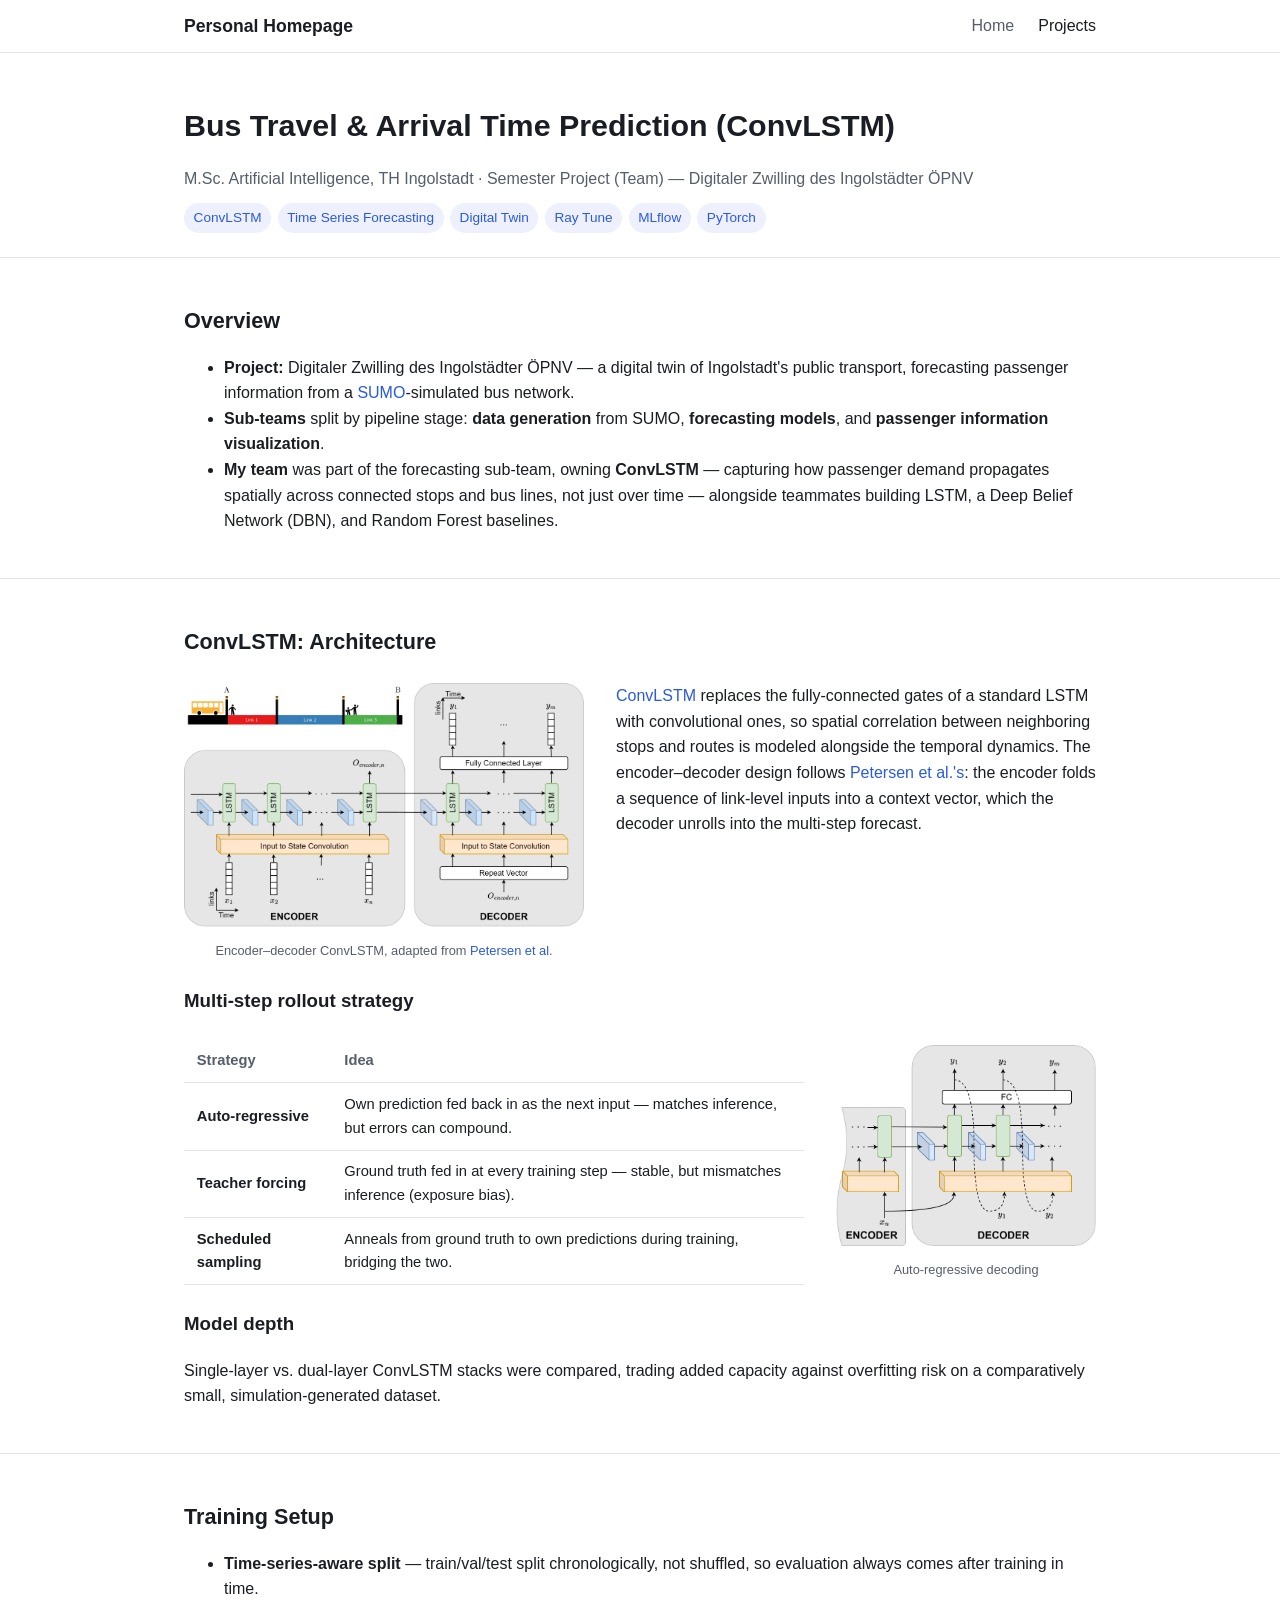
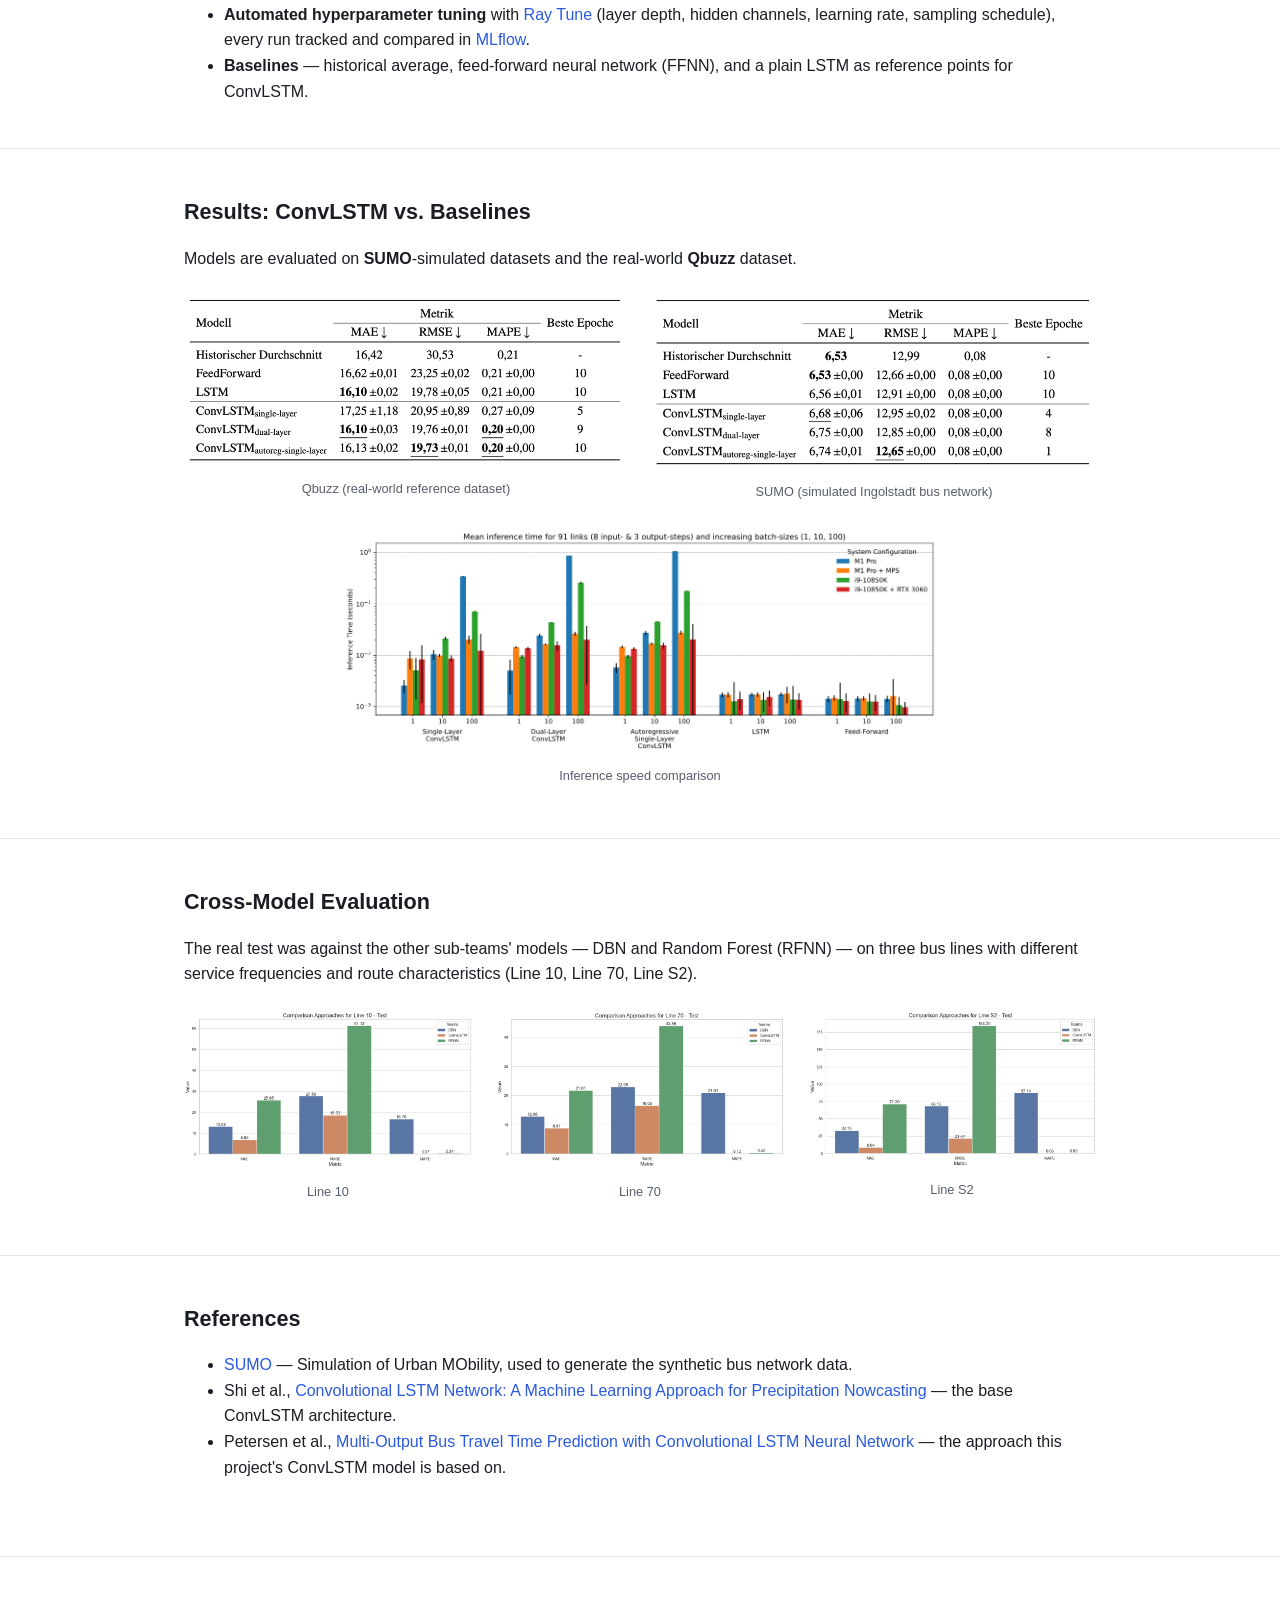
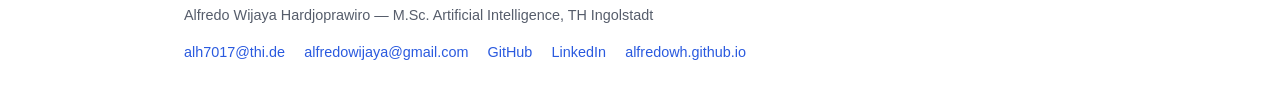
<file: projects/bus-prediction.html>
﻿<!DOCTYPE html>
<html lang="en">
<head>
<meta charset="UTF-8">
<meta name="viewport" content="width=device-width, initial-scale=1.0">
<title>Bus Travel &amp; Arrival Time Prediction (ConvLSTM) — Alfredo Wijaya Hardjoprawiro</title>
<link rel="stylesheet" href="../css/style.css">
<style>
  /* Scoped to this page: small, centered, zoomable inline figures + side-by-side stacks. */
  .inline-figure {
    --inline-figure-width: 480px;
    max-width: var(--inline-figure-width);
    margin: 1.5rem auto;
    text-align: center;
  }
  .inline-figure img {
    width: 100%;
    height: auto;
    cursor: zoom-in;
  }
  .inline-figure img.zoomed {
    position: fixed;
    top: 50%;
    left: 50%;
    width: auto;
    height: auto;
    max-width: 90vw;
    max-height: 90vh;
    transform: translate(-50%, -50%);
    z-index: 1000;
    cursor: zoom-out;
    box-shadow: 0 0 0 9999px rgba(0, 0, 0, 0.85);
  }
  .inline-figure figcaption {
    color: var(--text-muted);
    font-size: 0.8rem;
    margin-top: 0.4rem;
  }
  .stack-grid {
    display: grid;
    grid-template-columns: repeat(var(--stack-cols, 2), 1fr);
    gap: 1.5rem;
    margin: 1.5rem 0;
  }
  .stack-grid .inline-figure {
    max-width: var(--stack-figure-width, none);
    width: 100%;
    margin: 0 auto;
  }
  .stack-col {
    display: flex;
    flex-direction: column;
    gap: 1rem;
  }
  /* Row variant for figures of uneven height: images share a horizontal
     center line, captions stay pinned to the same bottom edge. */
  .stack-grid.align-captions .stack-col {
    height: 100%;
  }
  .stack-grid.align-captions .inline-figure {
    display: flex;
    flex-direction: column;
    align-items: center;
    height: 100%;
  }
  .stack-grid.align-captions .figure-img-wrap {
    flex: 1;
    display: flex;
    align-items: center;
    justify-content: center;
    width: 100%;
  }
  @media (max-width: 640px) {
    .stack-grid {
      grid-template-columns: 1fr;
    }
  }
  .text-figure-row {
    display: flex;
    gap: 2rem;
    align-items: center;
    margin: 1.5rem 0;
  }
  .text-figure-row > .eval-table,
  .text-figure-row > p {
    flex: 1 1 auto;
    margin: 0;
  }
  .text-figure-row > .inline-figure {
    flex: 0 0 auto;
    margin: 0 auto;
  }
  @media (max-width: 640px) {
    .text-figure-row {
      flex-direction: column;
    }
  }
  section p + ul,
  section h3 + ul {
    margin-top: 0.5rem;
  }
</style>
<link rel="icon" type="image/svg+xml" href="../assets/favicon.svg">
</head>
<body>

<nav class="site-nav">
  <div class="container">
    <a class="brand" href="../index.html">Personal Homepage</a>
    <button class="nav-toggle" aria-label="Toggle navigation">☰</button>
    <ul>
      <li><a href="../index.html">Home</a></li>
      <li><a href="../projects.html" class="active">Projects</a></li>
      <!-- <li><a href="../index.html#experience">Experience</a></li> -->
    </ul>
  </div>
</nav>

<header class="project-header">
  <div class="container">
    <h1>Bus Travel &amp; Arrival Time Prediction (ConvLSTM)</h1>
    <p class="meta">M.Sc. Artificial Intelligence, TH Ingolstadt · Semester Project (Team) — Digitaler Zwilling des Ingolstädter ÖPNV</p>
    <ul class="tag-list">
      <li class="tag">ConvLSTM</li>
      <li class="tag">Time Series Forecasting</li>
      <li class="tag">Digital Twin</li>
      <li class="tag">Ray Tune</li>
      <li class="tag">MLflow</li>
      <li class="tag">PyTorch</li>
    </ul>
  </div>
</header>

<section>
  <div class="container">
    <h2>Overview</h2>
    <ul>
      <li><strong>Project:</strong> Digitaler Zwilling des Ingolstädter ÖPNV — a digital twin of Ingolstadt's public transport, forecasting passenger information from a <a href="https://eclipse.dev/sumo/" target="_blank" rel="noopener">SUMO</a>-simulated bus network.</li>
      <li><strong>Sub-teams</strong> split by pipeline stage: <strong>data generation</strong> from SUMO, <strong>forecasting models</strong>, and <strong>passenger information visualization</strong>.</li>
      <li><strong>My team</strong> was part of the forecasting sub-team, owning <strong>ConvLSTM</strong> — capturing how passenger demand propagates spatially across connected stops and bus lines, not just over time — alongside teammates building LSTM, a Deep Belief Network (DBN), and Random Forest baselines.</li>
    </ul>
  </div>
</section>

<section>
  <div class="container">
    <h2>ConvLSTM: Architecture</h2>
    <div class="text-figure-row" style="align-items: flex-start;">
      <figure class="inline-figure" style="--inline-figure-width: 400px;">
        <div class="figure-img-wrap">
          <img src="../assets/images/projects/bus-prediction/convlstm.png"
                alt="ConvLSTM encoder-decoder architecture"
                onclick="this.classList.toggle('zoomed')">
        </div>
        <figcaption>
          Encoder–decoder ConvLSTM, adapted from
          <a href="http://arxiv.org/abs/1903.02791" target="_blank" rel="noopener">Petersen et al.</a>
        </figcaption>
      </figure>
      <p>
        <a href="https://arxiv.org/pdf/1506.04214" target="_blank" rel="noopener">ConvLSTM</a>
        replaces the fully-connected gates of a standard LSTM with convolutional ones, so
        spatial correlation between neighboring stops and routes is modeled alongside the
        temporal dynamics. The encoder–decoder design follows
        <a href="http://arxiv.org/abs/1903.02791" target="_blank" rel="noopener">Petersen et
        al.'s</a>: the encoder folds a sequence of link-level inputs
        into a context vector, which the decoder unrolls into the multi-step forecast.
      </p>
    </div>

    <h3>Multi-step rollout strategy</h3>
    <div class="text-figure-row">
      <table class="eval-table">
        <thead>
          <tr><th>Strategy</th><th>Idea</th></tr>
        </thead>
        <tbody>
          <tr>
            <td><strong>Auto-regressive</strong></td>
            <td>Own prediction fed back in as the next input — matches inference, but errors can compound.</td>
          </tr>
          <tr>
            <td><strong>Teacher forcing</strong></td>
            <td>Ground truth fed in at every training step — stable, but mismatches inference (exposure bias).</td>
          </tr>
          <tr>
            <td><strong>Scheduled sampling</strong></td>
            <td>Anneals from ground truth to own predictions during training, bridging the two.</td>
          </tr>
        </tbody>
      </table>
      <figure class="inline-figure" style="--inline-figure-width: 260px;">
        <img src="../assets/images/projects/bus-prediction/convlstm-autoregressive.png"
             alt="Auto-regressive ConvLSTM decoder, predictions fed back as next input"
             onclick="this.classList.toggle('zoomed')">
        <figcaption>Auto-regressive decoding</figcaption>
      </figure>
    </div>

    <h3>Model depth</h3>
    <p>Single-layer vs. dual-layer ConvLSTM stacks were compared, trading added capacity against overfitting risk on a comparatively small, simulation-generated dataset.</p>
  </div>
</section>

<section>
  <div class="container">
    <h2>Training Setup</h2>
    <ul>
      <li><strong>Time-series-aware split</strong> — train/val/test split chronologically, not shuffled, so evaluation always comes after training in time.</li>
      <li><strong>Automated hyperparameter tuning</strong> with <a href="https://docs.ray.io/en/latest/tune/index.html" target="_blank" rel="noopener">Ray Tune</a> (layer depth, hidden channels, learning rate, sampling schedule), every run tracked and compared in <a href="https://mlflow.org/" target="_blank" rel="noopener">MLflow</a>.</li>
      <li><strong>Baselines</strong> — historical average, feed-forward neural network (FFNN), and a plain LSTM as reference points for ConvLSTM.</li>
    </ul>
  </div>
</section>

<section>
  <div class="container">
    <h2>Results: ConvLSTM vs. Baselines</h2>
    <p>
      Models are evaluated on <strong>SUMO</strong>-simulated datasets and the real-world <strong>Qbuzz</strong> dataset.
    </p>
    <div class="stack-grid">
      <div class="stack-col">
        <figure class="inline-figure">
          <img src="../assets/images/projects/bus-prediction/convlstm-eval-qbuzz.png"
               alt="Model comparison table on the real-world Qbuzz dataset"
               onclick="this.classList.toggle('zoomed')">
          <figcaption>Qbuzz (real-world reference dataset)</figcaption>
        </figure>
      </div>
      <div class="stack-col">
        <figure class="inline-figure">
          <img src="../assets/images/projects/bus-prediction/convlstm-eval-sumo.png"
               alt="Model comparison table on the SUMO-simulated Ingolstadt dataset"
               onclick="this.classList.toggle('zoomed')">
          <figcaption>SUMO (simulated Ingolstadt bus network)</figcaption>
        </figure>
      </div>
    </div>
  </div>

  <figure class="inline-figure" style="--inline-figure-width: 600px;">
    <img src="../assets/images/projects/bus-prediction/inference-speed.png"
          alt="Inference speed comparison of ConvLSTM vs. baselines"
          onclick="this.classList.toggle('zoomed')">
    <figcaption>Inference speed comparison</figcaption>
  </figure>
</section>

<section>
  <div class="container">
    <h2>Cross-Model Evaluation</h2>
    <p>
      The real test was against the other sub-teams' models — DBN and Random Forest
      (RFNN) — on three bus lines with different service frequencies and route
      characteristics (Line 10, Line 70, Line S2).
    </p>
    <!--
    <ul>
      <li><strong>ConvLSTM has the lowest MAE and RMSE on all three lines</strong>, beating both DBN and RFNN by a wide margin.</li>
      <li>The gap is largest on Line S2, where RFNN's RMSE (184.20) is <strong>~8.6× ConvLSTM's (21.47)</strong>.</li>
    </ul>
    -->
    <div class="stack-grid" style="--stack-cols: 3;">
      <div class="stack-col">
        <figure class="inline-figure">
          <img src="../assets/images/projects/bus-prediction/eval-10.png"
               alt="Model comparison on Line 10 test set"
               onclick="this.classList.toggle('zoomed')">
          <figcaption>Line 10</figcaption>
        </figure>
      </div>
      <div class="stack-col">
        <figure class="inline-figure">
          <img src="../assets/images/projects/bus-prediction/eval-70.png"
               alt="Model comparison on Line 70 test set"
               onclick="this.classList.toggle('zoomed')">
          <figcaption>Line 70</figcaption>
        </figure>
      </div>
      <div class="stack-col">
        <figure class="inline-figure">
          <img src="../assets/images/projects/bus-prediction/eval-s2.png"
               alt="Model comparison on Line S2 test set"
               onclick="this.classList.toggle('zoomed')">
          <figcaption>Line S2</figcaption>
        </figure>
      </div>
    </div>
  </div>
</section>

<section>
  <div class="container">
    <h2>References</h2>
    <ul>
      <li><a href="https://eclipse.dev/sumo/" target="_blank" rel="noopener">SUMO</a> — Simulation of Urban MObility, used to generate the synthetic bus network data.</li>
      <li>Shi et al., <a href="https://arxiv.org/pdf/1506.04214" target="_blank" rel="noopener">Convolutional LSTM Network: A Machine Learning Approach for Precipitation Nowcasting</a> — the base ConvLSTM architecture.</li>
      <li>Petersen et al., <a href="http://arxiv.org/abs/1903.02791" target="_blank" rel="noopener">Multi-Output Bus Travel Time Prediction with Convolutional LSTM Neural Network</a> — the approach this project's ConvLSTM model is based on.</li>
    </ul>
  </div>
</section>

<footer class="site-footer">
  <div class="container">
    <p>Alfredo Wijaya Hardjoprawiro — M.Sc. Artificial Intelligence, TH Ingolstadt</p>
    <div class="links">
      <a href="mailto:alh7017@thi.de">alh7017@thi.de</a>
      <a href="mailto:alfredowijaya@gmail.com">alfredowijaya@gmail.com</a>
      <a href="https://github.com/alfredowh" target="_blank" rel="noopener">GitHub</a>
      <a href="https://www.linkedin.com/in/alfredowijaya" target="_blank" rel="noopener">LinkedIn</a>
      <a href="https://alfredowh.github.io" target="_blank" rel="noopener">alfredowh.github.io</a>
    </div>
  </div>
</footer>

<script src="../js/main.js"></script>
</body>
</html>
</file>
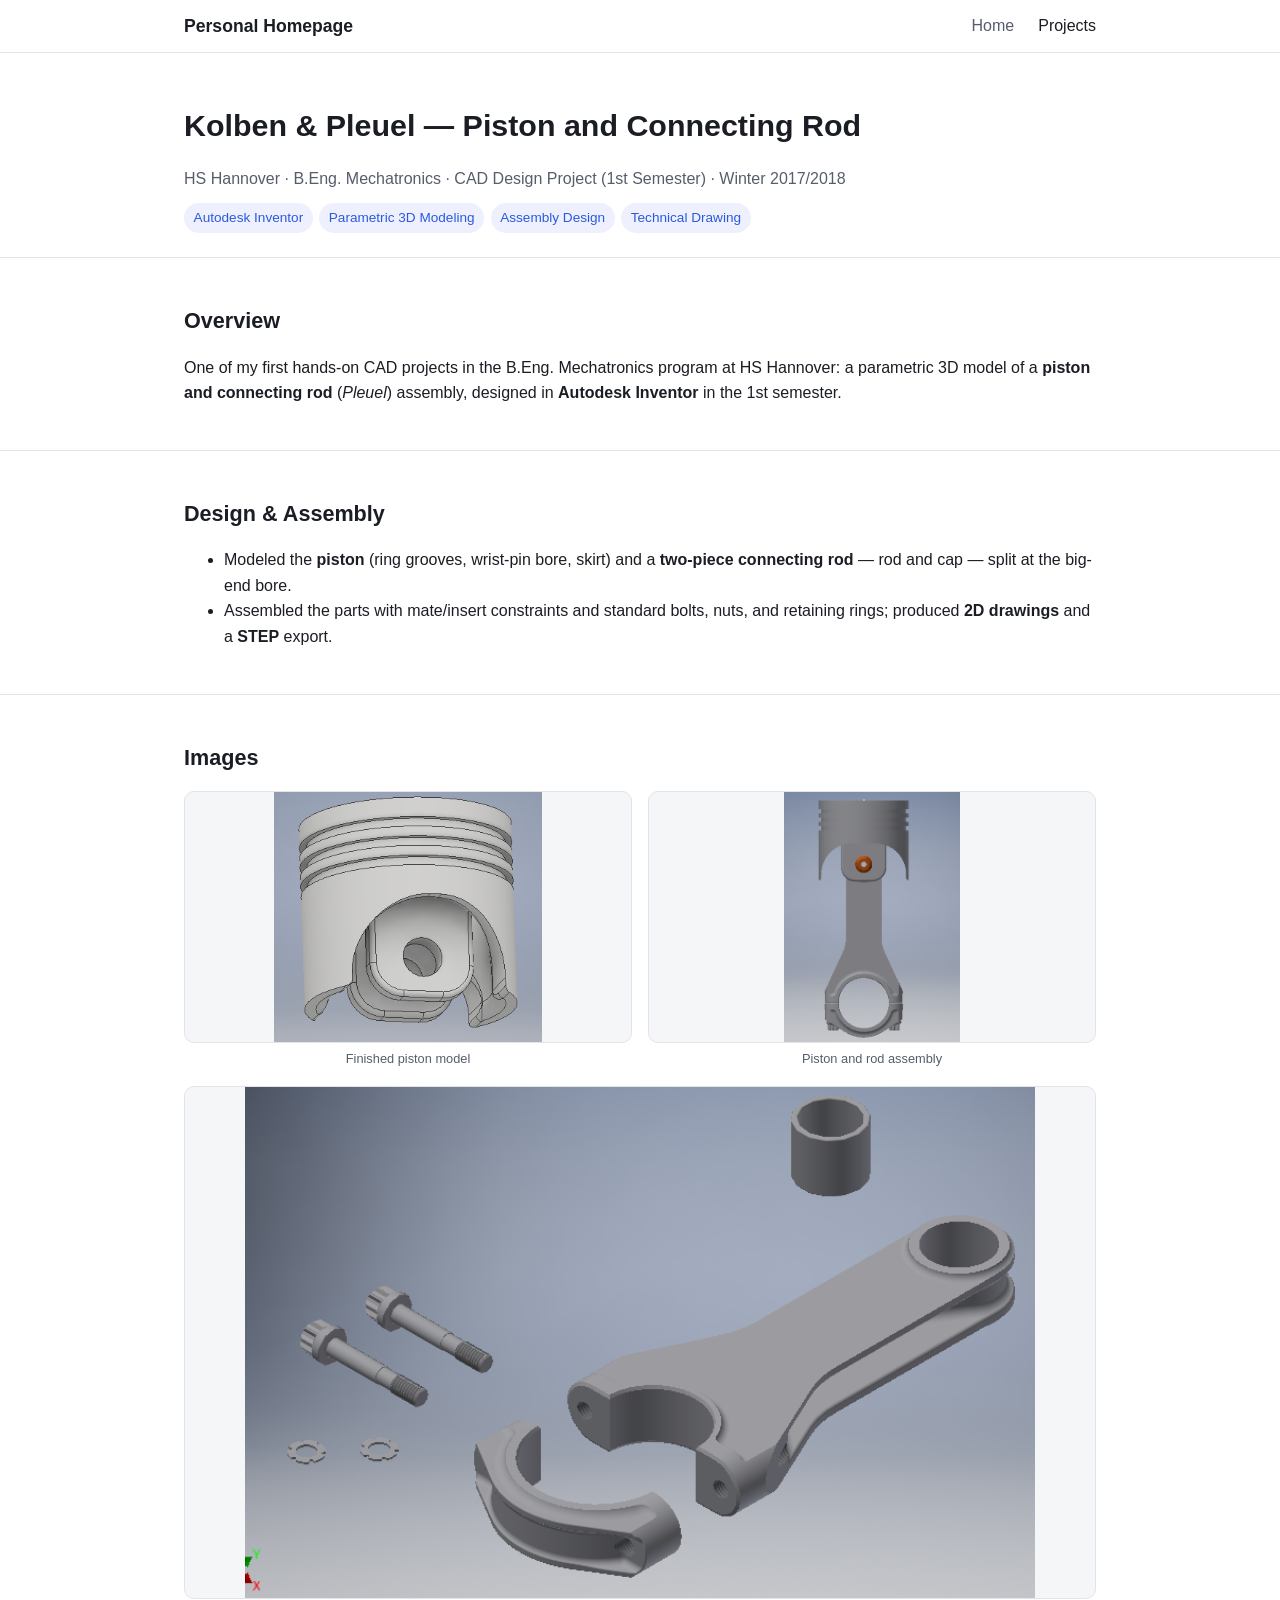
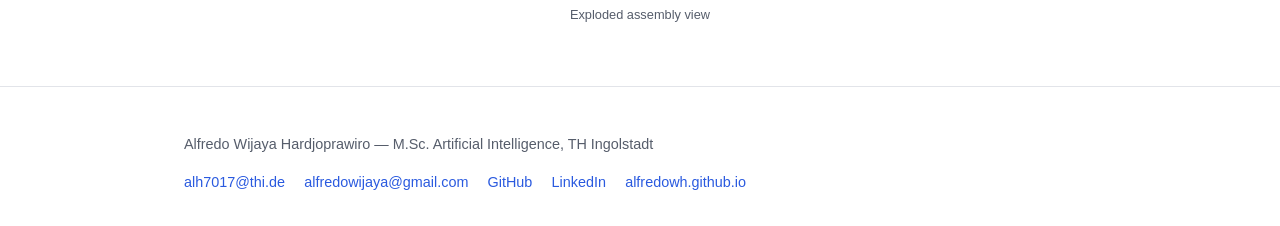
<file: projects/cad-piston-conrod.html>
<!DOCTYPE html>
<html lang="en">
<head>
<meta charset="UTF-8">
<meta name="viewport" content="width=device-width, initial-scale=1.0">
<title>Kolben &amp; Pleuel — Piston and Connecting Rod — Alfredo Wijaya Hardjoprawiro</title>
<link rel="stylesheet" href="../css/style.css">
<style>
  .gallery-grid {
    grid-template-columns: repeat(2, minmax(0, 1fr));
  }
  .gallery-grid figure {
    margin: 0;
  }
  .gallery-grid figure.wide {
    grid-column: 1 / -1;
  }
  .gallery-grid .gallery-slot {
    aspect-ratio: 16 / 9;
  }
  .gallery-grid .gallery-slot img {
    object-fit: contain;
  }
  .gallery-grid figcaption {
    color: var(--text-muted);
    font-size: 0.8rem;
    text-align: center;
    margin-top: 0.4rem;
  }
  @media (max-width: 720px) {
    .gallery-grid {
      grid-template-columns: 1fr;
    }
  }
</style>
<link rel="icon" type="image/svg+xml" href="../assets/favicon.svg">
</head>
<body>

<nav class="site-nav">
  <div class="container">
    <a class="brand" href="../index.html">Personal Homepage</a>
    <button class="nav-toggle" aria-label="Toggle navigation">☰</button>
    <ul>
      <li><a href="../index.html">Home</a></li>
      <li><a href="../projects.html" class="active">Projects</a></li>
      <!-- <li><a href="../index.html#experience">Experience</a></li> -->
    </ul>
  </div>
</nav>

<header class="project-header">
  <div class="container">
    <h1>Kolben &amp; Pleuel — Piston and Connecting Rod</h1>
    <p class="meta">HS Hannover · B.Eng. Mechatronics · CAD Design Project (1st Semester) · Winter 2017/2018</p>
    <ul class="tag-list">
      <li class="tag">Autodesk Inventor</li>
      <li class="tag">Parametric 3D Modeling</li>
      <li class="tag">Assembly Design</li>
      <li class="tag">Technical Drawing</li>
    </ul>
  </div>
</header>

<section>
  <div class="container">
    <h2>Overview</h2>
    <p>
      One of my first hands-on CAD projects in the B.Eng. Mechatronics program
      at HS Hannover: a parametric 3D model of a <strong>piston and connecting
      rod</strong> (<em>Pleuel</em>) assembly, designed in
      <strong>Autodesk Inventor</strong> in the 1st semester.
    </p>
  </div>
</section>

<section>
  <div class="container">
    <h2>Design &amp; Assembly</h2>
    <ul>
      <li>Modeled the <strong>piston</strong> (ring grooves, wrist-pin bore, skirt) and a <strong>two-piece connecting rod</strong> — rod and cap — split at the big-end bore.</li>
      <li>Assembled the parts with mate/insert constraints and standard bolts, nuts, and retaining rings; produced <strong>2D drawings</strong> and a <strong>STEP</strong> export.</li>
    </ul>
  </div>
</section>

<section>
  <div class="container">
    <h2>Images</h2>
    <div class="gallery-grid">
      <figure>
        <div class="gallery-slot">
          <img src="../assets/images/projects/cad-piston-conrod/piston.png"
               alt="Finished piston model in Autodesk Inventor"
               onclick="this.classList.toggle('zoomed')">
        </div>
        <figcaption>Finished piston model</figcaption>
      </figure>
      <figure>
        <div class="gallery-slot">
          <img src="../assets/images/projects/cad-piston-conrod/piston-rod-assembly.png"
               alt="Piston and connecting rod assembly"
               onclick="this.classList.toggle('zoomed')">
        </div>
        <figcaption>Piston and rod assembly</figcaption>
      </figure>
      <figure class="wide">
        <div class="gallery-slot">
          <img src="../assets/images/projects/cad-piston-conrod/exploded-assembly.png"
               alt="Exploded view of the connecting rod assembly with bolts, nuts and retaining rings"
               onclick="this.classList.toggle('zoomed')">
        </div>
        <figcaption>Exploded assembly view</figcaption>
      </figure>
    </div>
  </div>
</section>

<footer class="site-footer">
  <div class="container">
    <p>Alfredo Wijaya Hardjoprawiro — M.Sc. Artificial Intelligence, TH Ingolstadt</p>
    <div class="links">
      <a href="mailto:alh7017@thi.de">alh7017@thi.de</a>
      <a href="mailto:alfredowijaya@gmail.com">alfredowijaya@gmail.com</a>
      <a href="https://github.com/alfredowh" target="_blank" rel="noopener">GitHub</a>
      <a href="https://www.linkedin.com/in/alfredowijaya" target="_blank" rel="noopener">LinkedIn</a>
      <a href="https://alfredowh.github.io" target="_blank" rel="noopener">alfredowh.github.io</a>
    </div>
  </div>
</footer>

<script src="../js/main.js"></script>
</body>
</html>
</file>
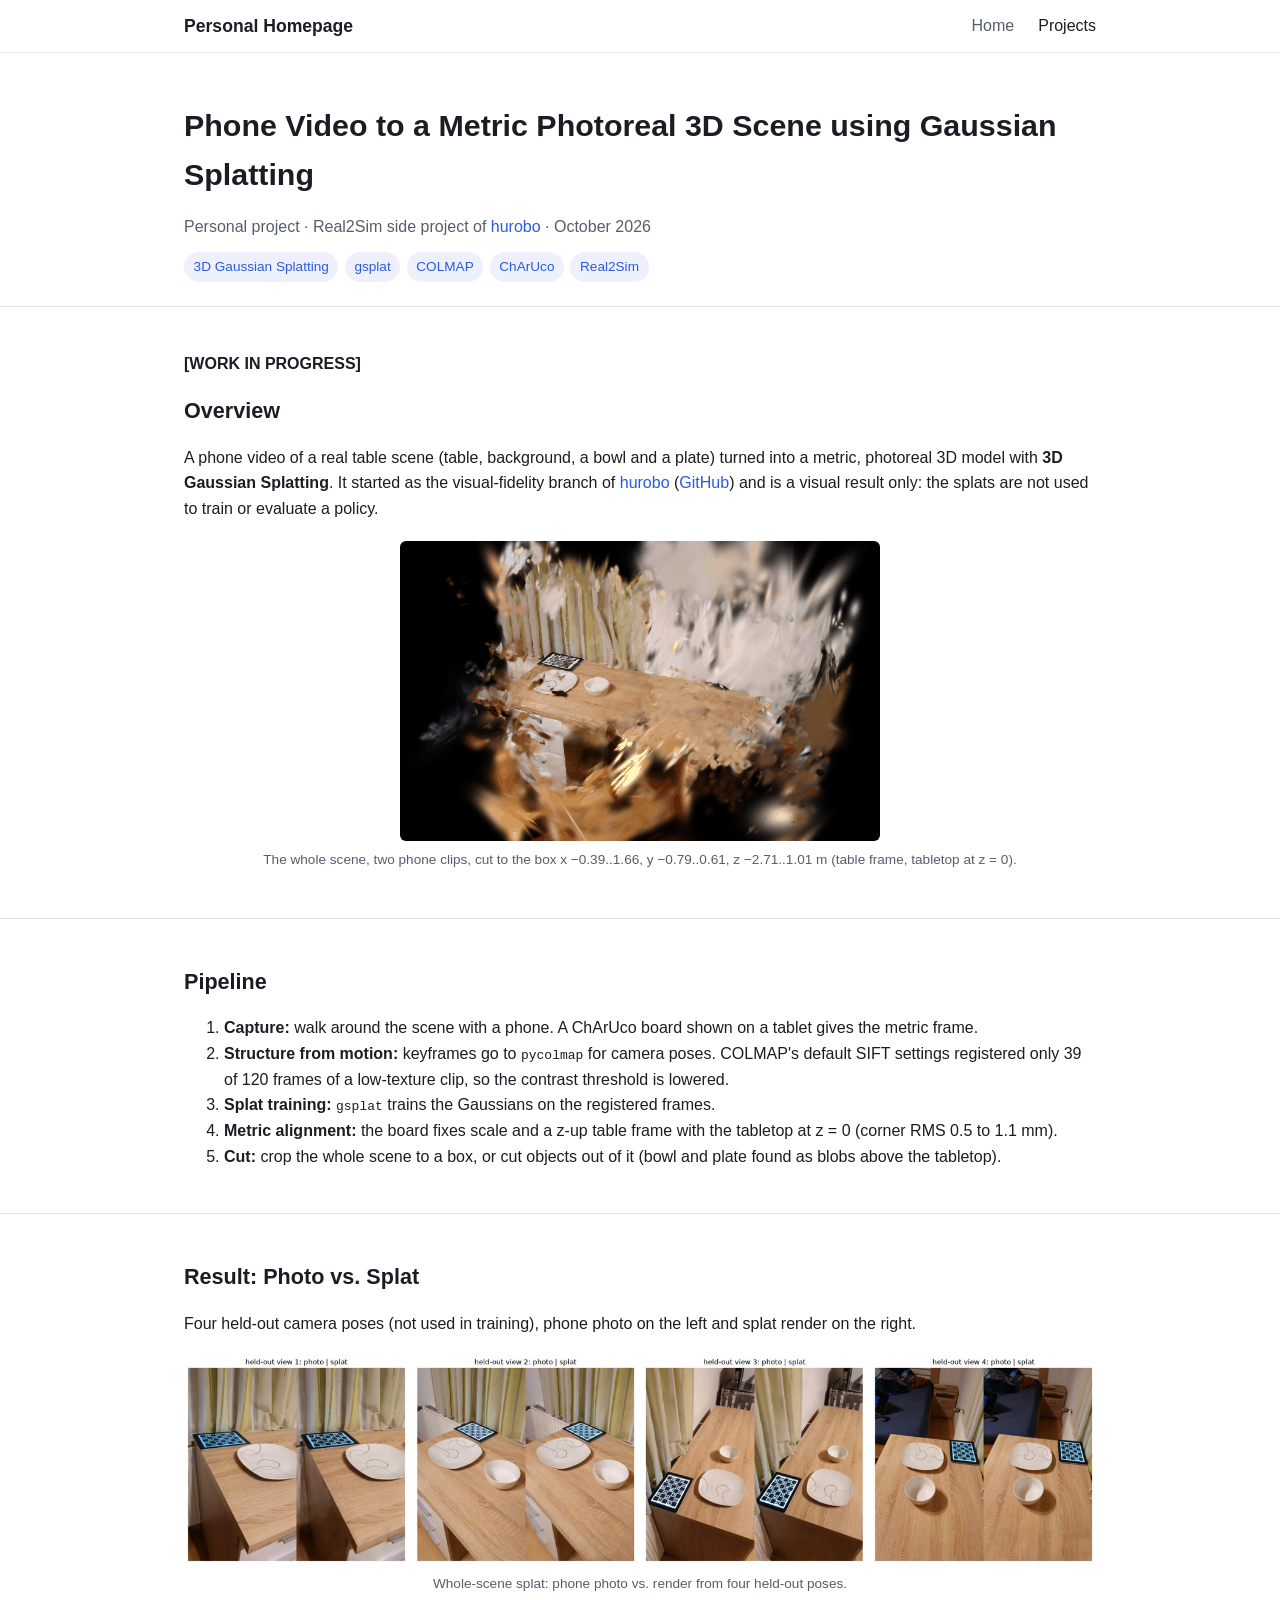
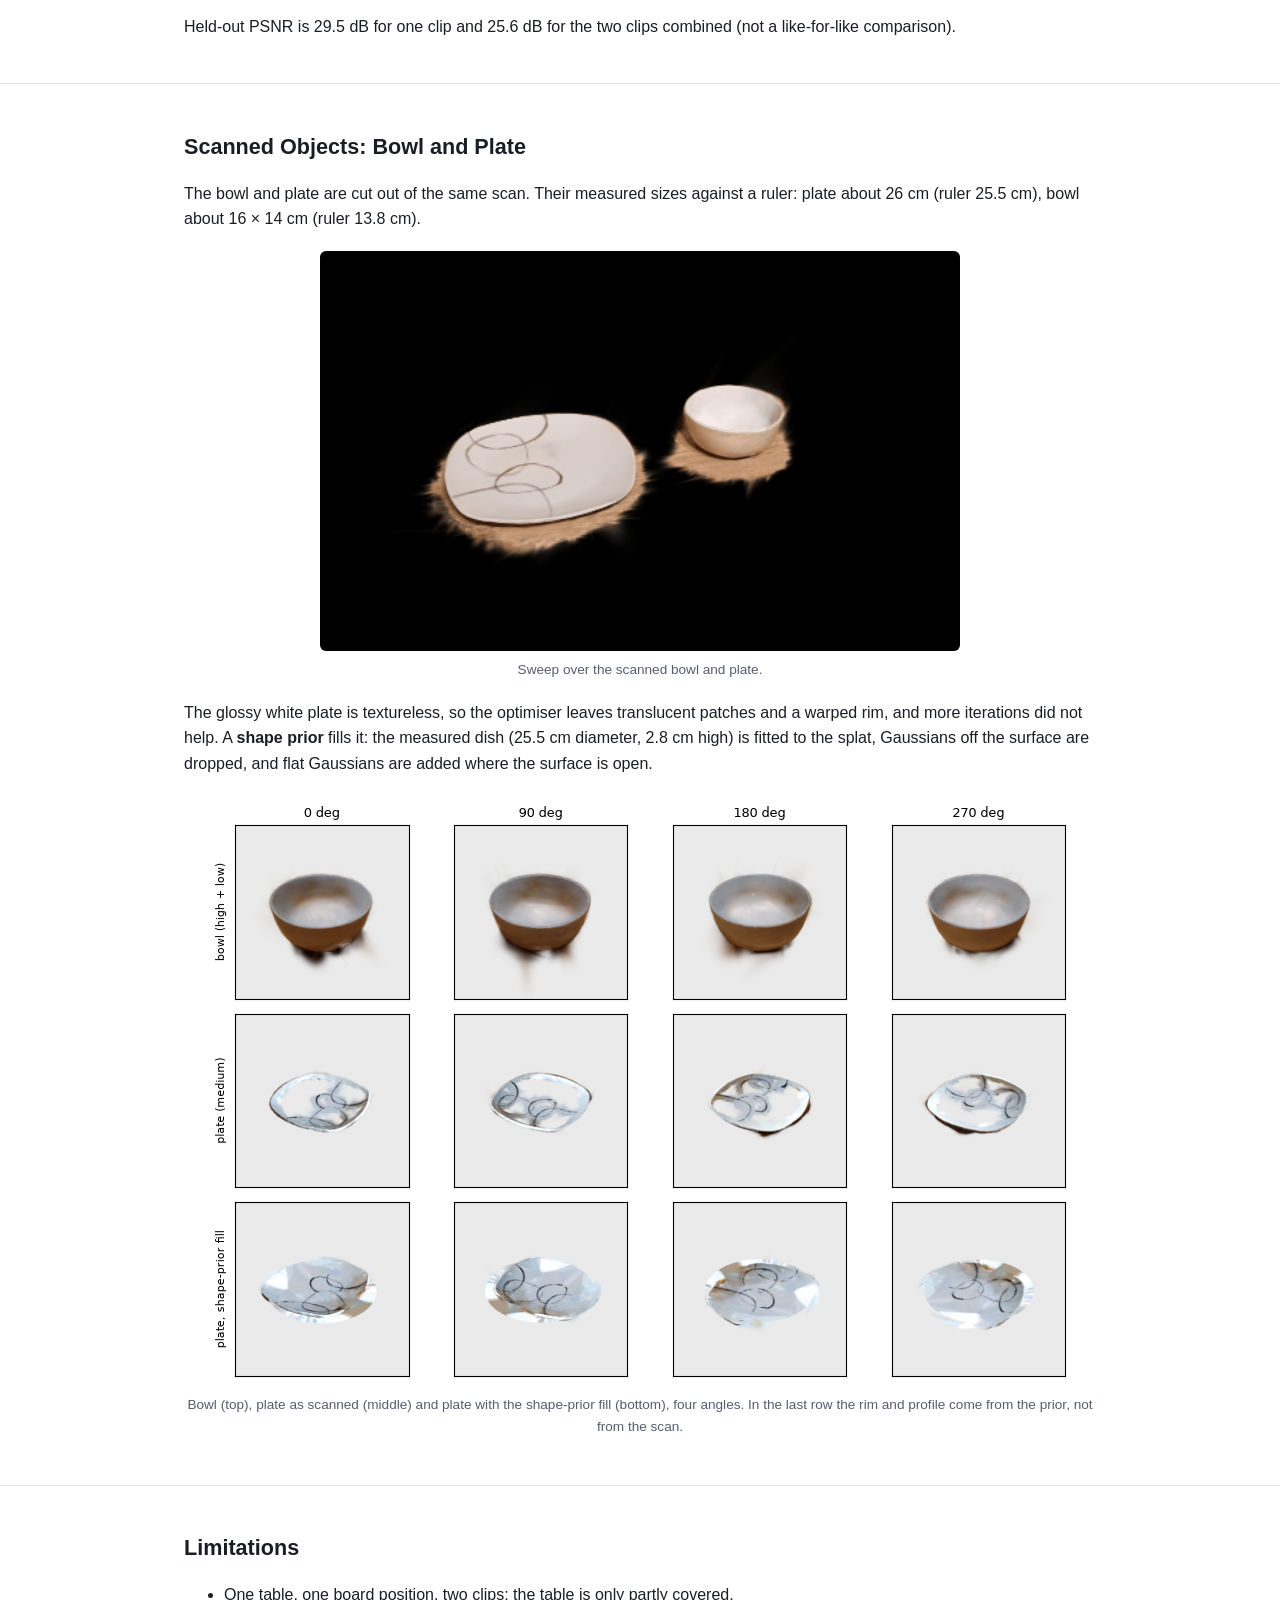
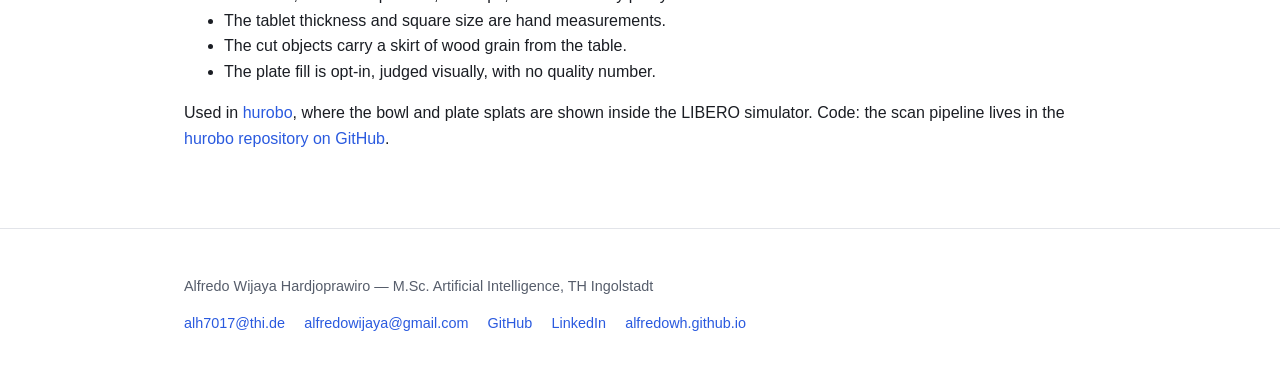
<file: projects/gaussian-splat-scan.html>
<!DOCTYPE html>
<html lang="en">
<head>
<meta charset="UTF-8">
<meta name="viewport" content="width=device-width, initial-scale=1.0">
<title>Phone Video to a Metric Photoreal 3D Scene using Gaussian Splatting — Alfredo Wijaya Hardjoprawiro</title>
<link rel="stylesheet" href="../css/style.css">
<style>
  .fig { margin: 1.2rem 0; }
  .fig img {
    display: block;
    max-width: 100%;
    margin: 0 auto;
    border-radius: 6px;
    cursor: zoom-in;
  }
  .fig img.zoomed {
    position: fixed;
    top: 50%;
    left: 50%;
    max-width: 90vw;
    max-height: 90vh;
    transform: translate(-50%, -50%);
    z-index: 1000;
    cursor: zoom-out;
    box-shadow: 0 0 0 9999px rgba(0, 0, 0, 0.85);
  }
  .fig.narrow img { max-width: 640px; width: 100%; }
  .fig figcaption {
    color: var(--text-muted);
    font-size: 0.85rem;
    text-align: center;
    margin-top: 0.5rem;
  }
  .fig-row {
    display: grid;
    grid-template-columns: repeat(auto-fit, minmax(160px, 1fr));
    gap: 1rem;
    margin: 1.2rem 0;
  }
  .fig-row .fig { margin: 0; }
  .fig-row .fig img { width: 100%; }
  .results-table { width: 100%; border-collapse: collapse; margin: 1rem 0; font-size: 0.92rem; }
  .results-table th, .results-table td {
    border-bottom: 1px solid var(--border);
    padding: 0.5rem 0.6rem;
    text-align: left;
    vertical-align: top;
  }
  .bar-chart { margin: 1.2rem 0 0.4rem; }
  .bc-row, .bc-axis {
    display: grid;
    grid-template-columns: minmax(130px, 220px) 1fr 76px;
    gap: 0.9rem;
    align-items: center;
  }
  .bc-row { margin: 0.7rem 0; }
  .bc-label { font-size: 0.88rem; line-height: 1.3; }
  .bc-track {
    position: relative;
    height: 30px;
    border-radius: 6px;
    background: var(--bg-alt);
    background-image: repeating-linear-gradient(to right, transparent 0, transparent calc(25% - 1px), var(--border) calc(25% - 1px), var(--border) 25%);
  }
  .bc-bar { position: absolute; left: 0; top: 0; bottom: 0; border-radius: 6px; min-width: 3px; }
  .bc-a  { background: linear-gradient(90deg, #5b7cfa, var(--accent)); }
  .bc-a2 { background: linear-gradient(90deg, #8fa6f7, #6f8df0); }
  .bc-g  { background: var(--text-muted); opacity: 0.5; }
  .bc-ci {
    position: absolute; top: 50%; height: 2px; background: var(--text);
    transform: translateY(-50%);
  }
  .bc-ci::before, .bc-ci::after {
    content: ""; position: absolute; top: -6px; width: 2px; height: 14px; background: var(--text);
  }
  .bc-ci::before { left: 0; } .bc-ci::after { right: 0; }
  .bc-val { display: flex; flex-direction: column; line-height: 1.2; }
  .bc-val strong { font-size: 1.05rem; }
  .bc-val small { color: var(--text-muted); font-size: 0.75rem; }
  .bc-ticks { position: relative; height: 1.2rem; }
  .bc-ticks i {
    position: absolute; transform: translateX(-50%); font-style: normal;
    font-size: 0.72rem; color: var(--text-muted);
  }
  .bc-ticks i:first-child { transform: none; }
  .bc-ticks i:last-child { transform: translateX(-100%); }
  .bc-note { color: var(--text-muted); font-size: 0.85rem; }
  @media (max-width: 600px) {
    .bc-row, .bc-axis { grid-template-columns: 1fr 64px; gap: 0.3rem 0.6rem; }
    .bc-label { grid-column: 1 / -1; }
    .bc-axis > span { display: none; }
    .bc-axis .bc-ticks { grid-column: 1 / -1; }
  }
</style>
<link rel="icon" type="image/svg+xml" href="../assets/favicon.svg">
</head>
<body>

<nav class="site-nav">
  <div class="container">
    <a class="brand" href="../index.html">Personal Homepage</a>
    <button class="nav-toggle" aria-label="Toggle navigation">☰</button>
    <ul>
      <li><a href="../index.html">Home</a></li>
      <li><a href="../projects.html" class="active">Projects</a></li>
    </ul>
  </div>
</nav>

<header class="project-header">
  <div class="container">
    <h1>Phone Video to a Metric Photoreal 3D Scene using Gaussian Splatting</h1>
    <p class="meta">Personal project · Real2Sim side project of <a href="hurobo.html">hurobo</a> · October 2026</p>
    <ul class="tag-list">
      <li class="tag">3D Gaussian Splatting</li>
      <li class="tag">gsplat</li>
      <li class="tag">COLMAP</li>
      <li class="tag">ChArUco</li>
      <li class="tag">Real2Sim</li>
    </ul>
  </div>
</header>

<section>
  <div class="container">
    <p><strong>[WORK IN PROGRESS]</strong></p>
    <h2>Overview</h2>
    <p>
      A phone video of a real table scene (table, background, a bowl and a
      plate) turned into a metric, photoreal 3D model with
      <strong>3D Gaussian Splatting</strong>. It started as the visual-fidelity
      branch of <a href="hurobo.html">hurobo</a>
      (<a href="https://github.com/alfredowh/hurobo" target="_blank" rel="noopener">GitHub</a>) and is a visual result only:
      the splats are not used to train or evaluate a policy.
    </p>
    <figure class="fig">
      <img src="../assets/images/projects/gaussian-splat-scan/scene_orbit.gif" alt="Sweep over the whole-scene Gaussian splat of the real table" onclick="this.classList.toggle('zoomed')">
      <figcaption>The whole scene, two phone clips, cut to the box x −0.39..1.66, y −0.79..0.61, z −2.71..1.01 m (table frame, tabletop at z = 0).</figcaption>
    </figure>
  </div>
</section>

<section>
  <div class="container">
    <h2>Pipeline</h2>
    <ol>
      <li><strong>Capture:</strong> walk around the scene with a phone. A ChArUco board shown on a tablet gives the metric frame.</li>
      <li><strong>Structure from motion:</strong> keyframes go to <code>pycolmap</code> for camera poses. COLMAP's default SIFT settings registered only 39 of 120 frames of a low-texture clip, so the contrast threshold is lowered.</li>
      <li><strong>Splat training:</strong> <code>gsplat</code> trains the Gaussians on the registered frames.</li>
      <li><strong>Metric alignment:</strong> the board fixes scale and a z-up table frame with the tabletop at z = 0 (corner RMS 0.5 to 1.1 mm).</li>
      <li><strong>Cut:</strong> crop the whole scene to a box, or cut objects out of it (bowl and plate found as blobs above the tabletop).</li>
    </ol>
  </div>
</section>

<section>
  <div class="container">
    <h2>Result: Photo vs. Splat</h2>
    <p>Four held-out camera poses (not used in training), phone photo on the left and splat render on the right.</p>
    <figure class="fig">
      <img src="../assets/images/projects/gaussian-splat-scan/scene_photo_vs_splat.png" alt="Phone photo and splat render from four held-out camera poses" onclick="this.classList.toggle('zoomed')">
      <figcaption>Whole-scene splat: phone photo vs. render from four held-out poses.</figcaption>
    </figure>
    <p>
      Held-out PSNR is 29.5 dB for one clip and 25.6 dB for the two clips
      combined (not a like-for-like comparison).
    </p>
  </div>
</section>

<section>
  <div class="container">
    <h2>Scanned Objects: Bowl and Plate</h2>
    <p>
      The bowl and plate are cut out of the same scan. Their measured sizes
      against a ruler: plate about 26 cm (ruler 25.5 cm), bowl about 16 × 14 cm
      (ruler 13.8 cm).
    </p>
    <figure class="fig narrow">
      <img src="../assets/images/projects/gaussian-splat-scan/bowl_plate_orbit.gif" alt="Sweep over the scanned bowl and plate" loading="lazy" onclick="this.classList.toggle('zoomed')">
      <figcaption>Sweep over the scanned bowl and plate.</figcaption>
    </figure>
    <p>
      The glossy white plate is textureless, so the optimiser leaves
      translucent patches and a warped rim, and more iterations did not help.
      A <strong>shape prior</strong> fills it: the measured dish (25.5 cm
      diameter, 2.8 cm high) is fitted to the splat, Gaussians off the surface
      are dropped, and flat Gaussians are added where the surface is open.
    </p>
    <figure class="fig">
      <img src="../assets/images/projects/gaussian-splat-scan/bowl_plate_splats.png" alt="Bowl, plate, and plate with shape-prior fill from four angles" onclick="this.classList.toggle('zoomed')">
      <figcaption>Bowl (top), plate as scanned (middle) and plate with the shape-prior fill (bottom), four angles. In the last row the rim and profile come from the prior, not from the scan.</figcaption>
    </figure>
  </div>
</section>

<section>
  <div class="container">
    <h2>Limitations</h2>
    <ul>
      <li>One table, one board position, two clips; the table is only partly covered.</li>
      <li>The tablet thickness and square size are hand measurements.</li>
      <li>The cut objects carry a skirt of wood grain from the table.</li>
      <li>The plate fill is opt-in, judged visually, with no quality number.</li>
    </ul>
    <p>
      Used in <a href="hurobo.html">hurobo</a>, where the bowl and plate
      splats are shown inside the LIBERO simulator.
      Code: the scan pipeline lives in the
      <a href="https://github.com/alfredowh/hurobo" target="_blank" rel="noopener">hurobo repository on GitHub</a>.
    </p>
  </div>
</section>
<footer class="site-footer">
  <div class="container">
    <p>Alfredo Wijaya Hardjoprawiro — M.Sc. Artificial Intelligence, TH Ingolstadt</p>
    <div class="links">
      <a href="mailto:alh7017@thi.de">alh7017@thi.de</a>
      <a href="mailto:alfredowijaya@gmail.com">alfredowijaya@gmail.com</a>
      <a href="https://github.com/alfredowh" target="_blank" rel="noopener">GitHub</a>
      <a href="https://www.linkedin.com/in/alfredowijaya" target="_blank" rel="noopener">LinkedIn</a>
      <a href="https://alfredowh.github.io" target="_blank" rel="noopener">alfredowh.github.io</a>
    </div>
  </div>
</footer>

<script src="../js/main.js"></script>
</body>
</html>
</file>
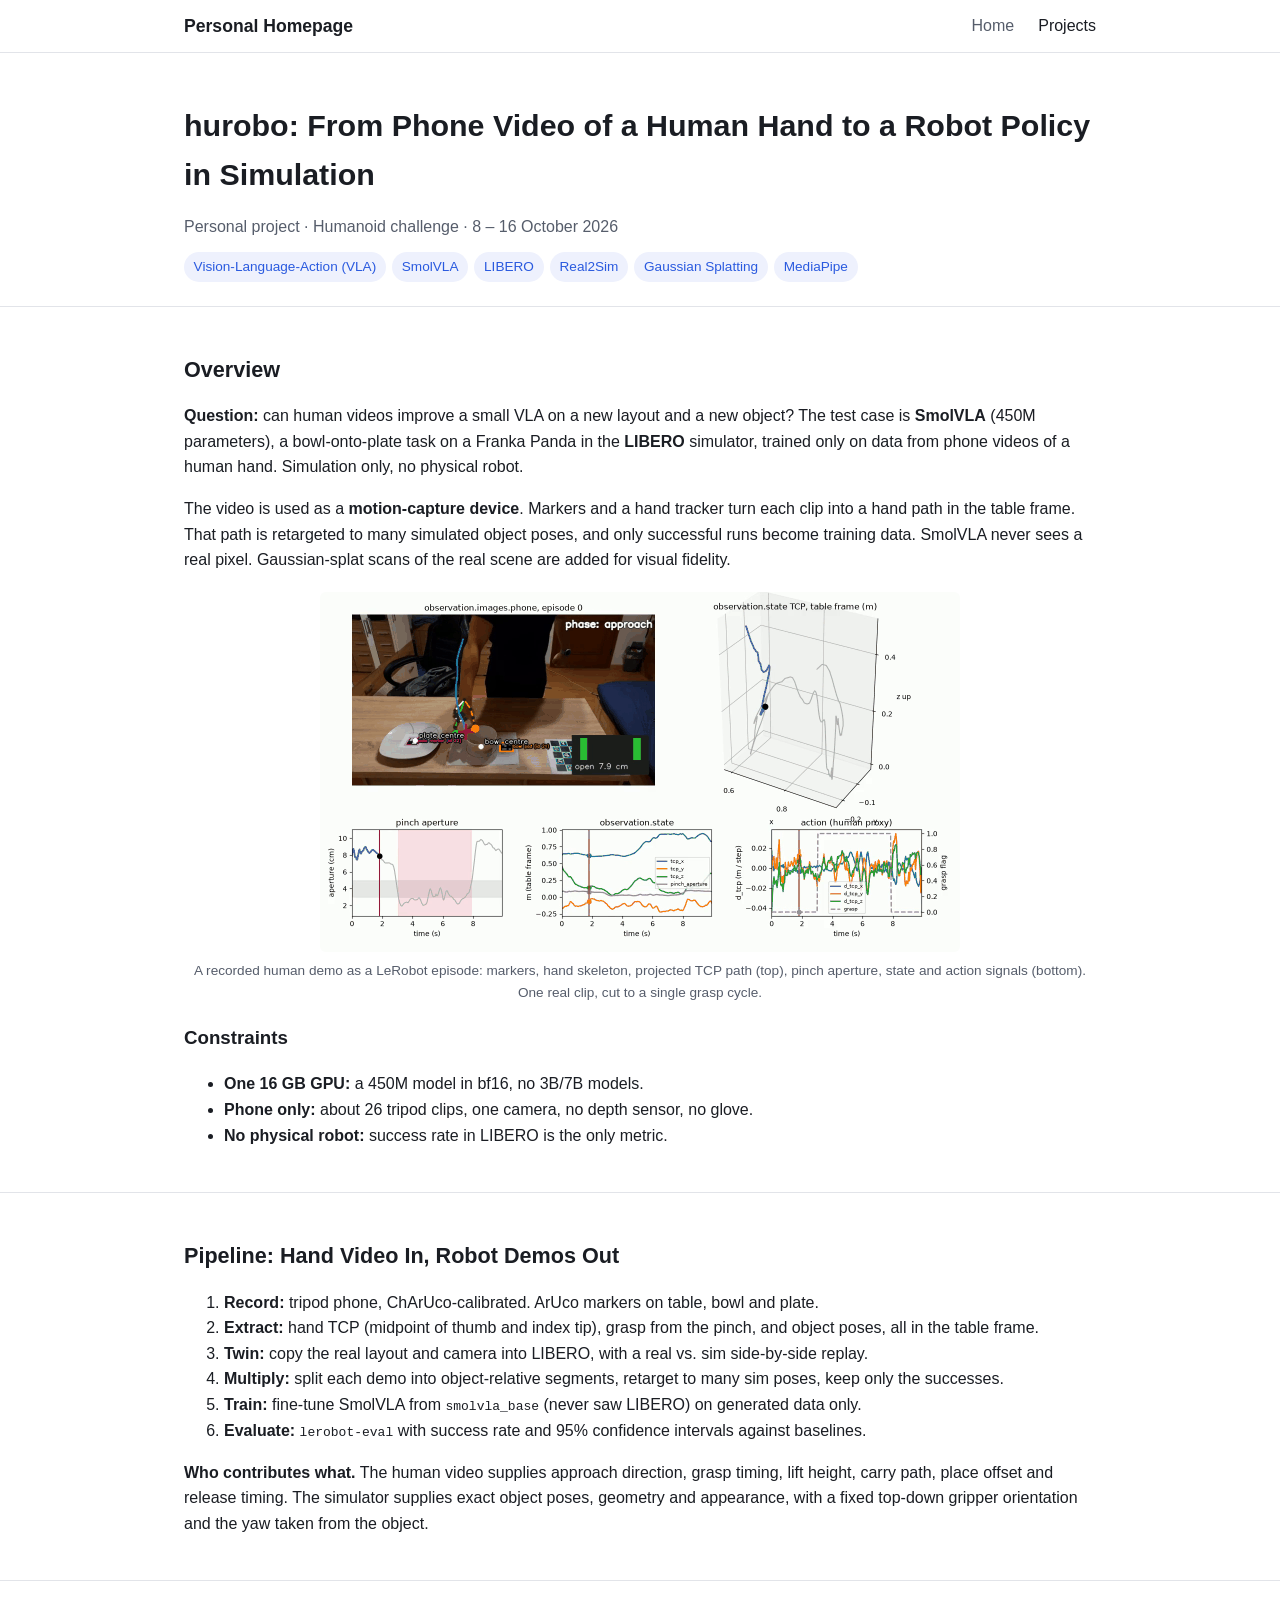
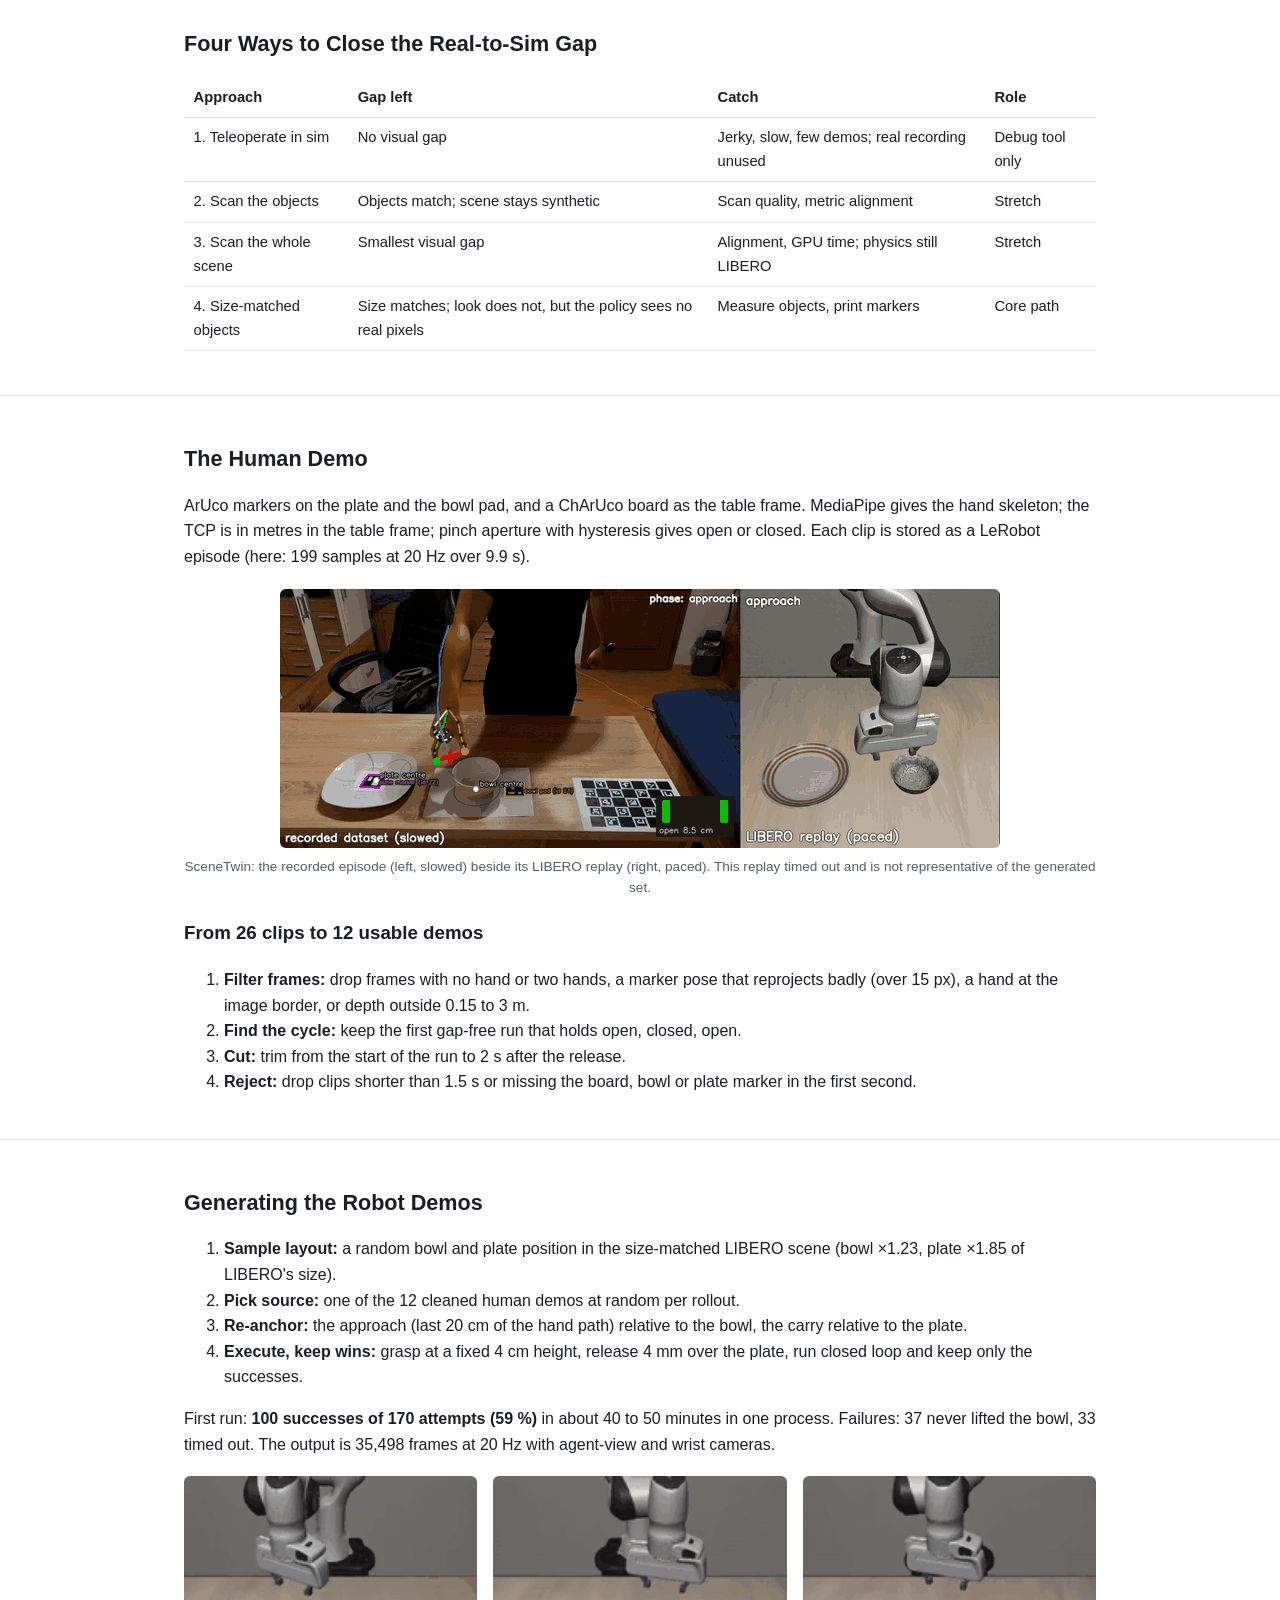
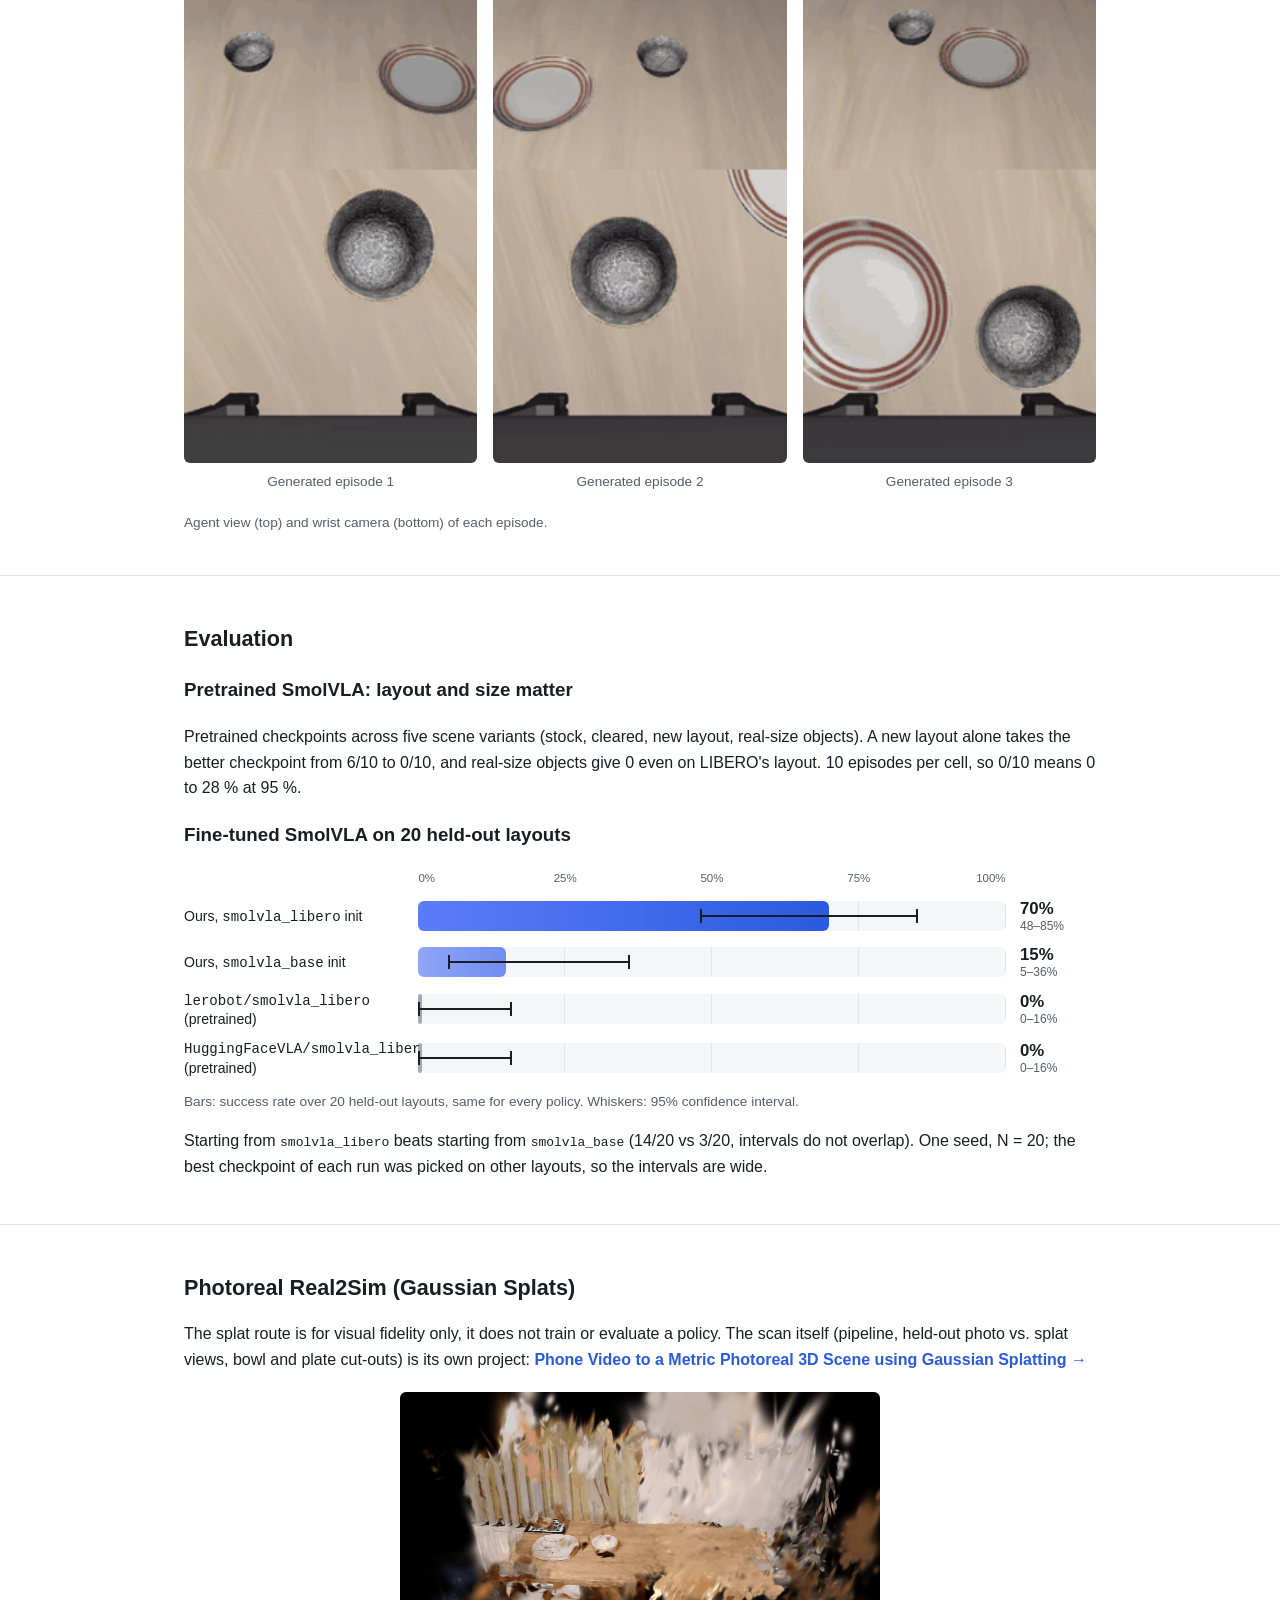
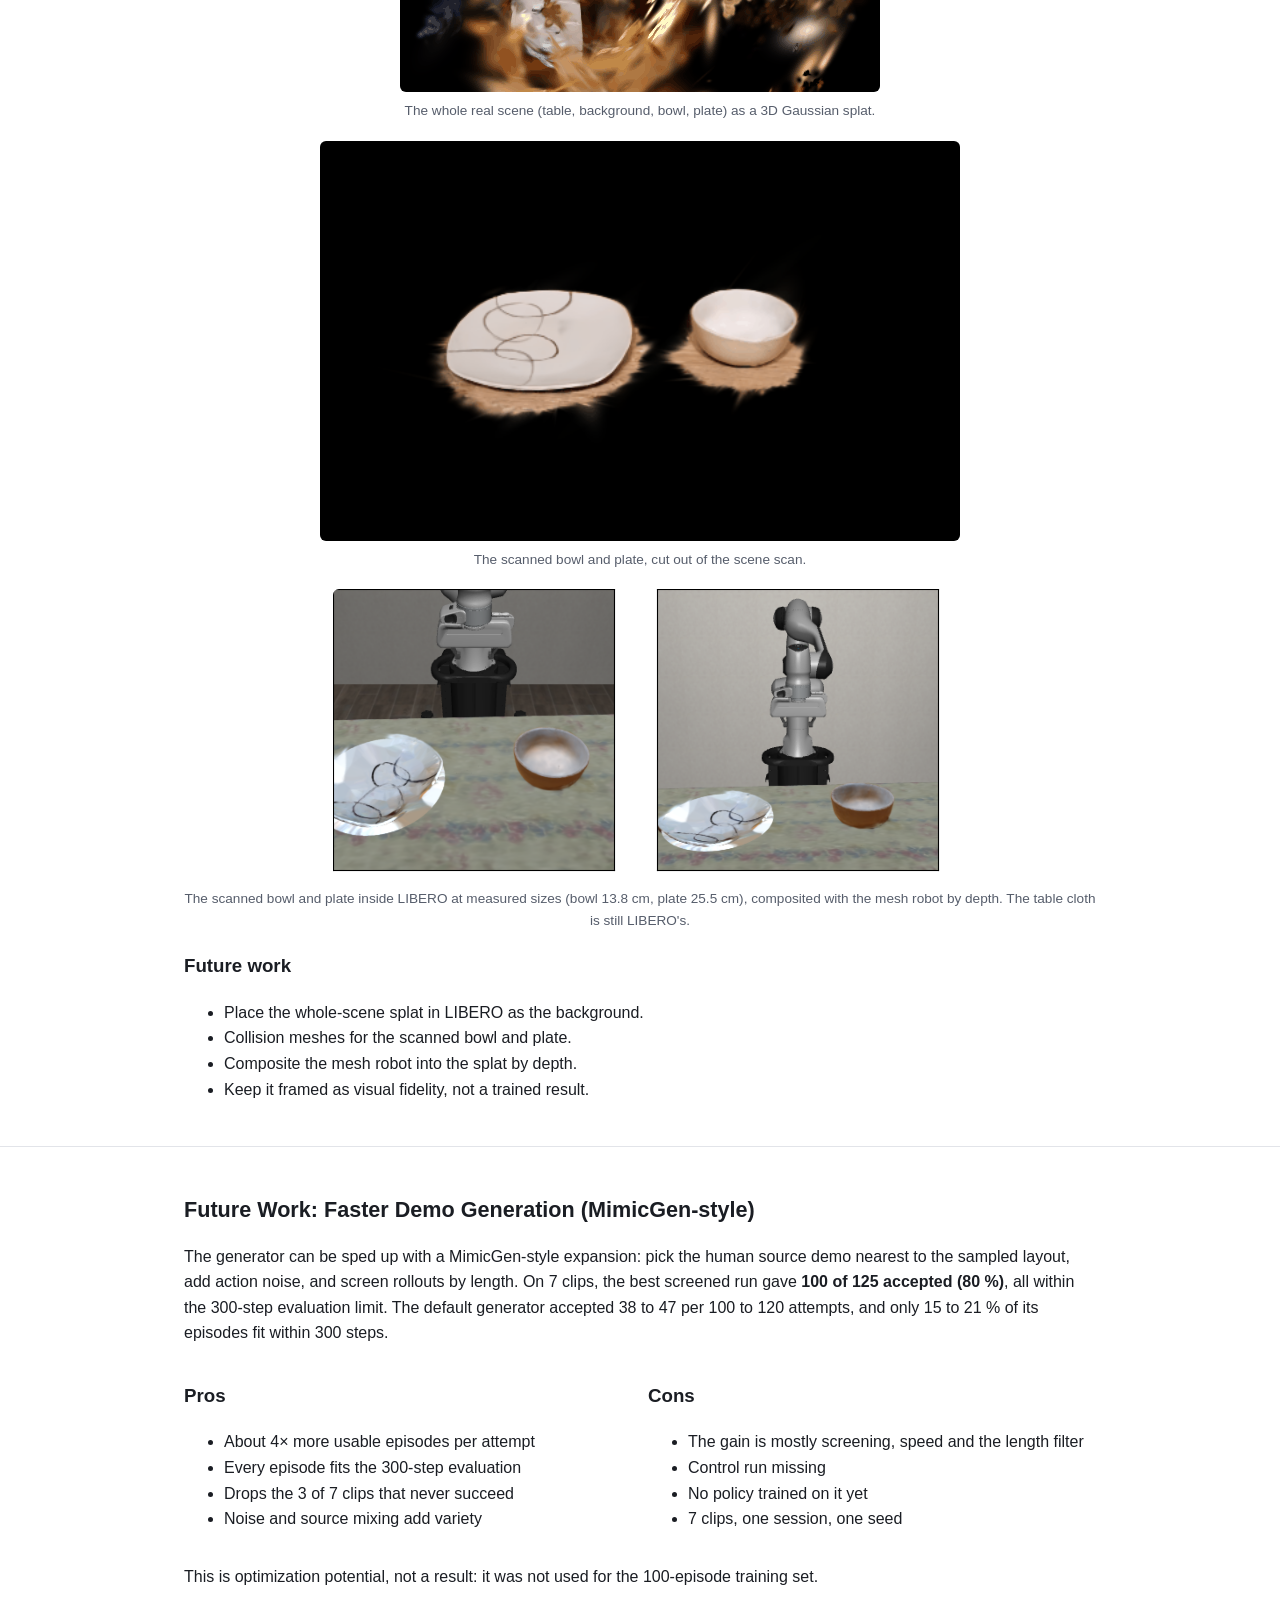
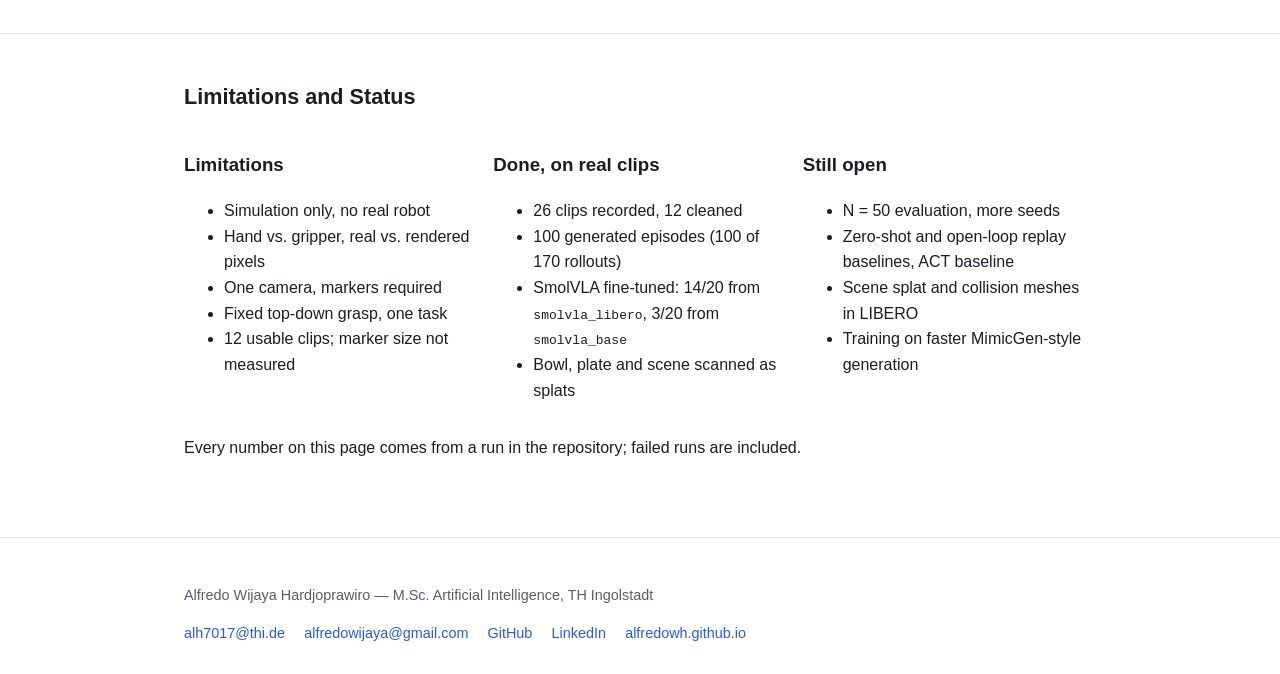
<file: projects/hurobo.html>
<!DOCTYPE html>
<html lang="en">
<head>
<meta charset="UTF-8">
<meta name="viewport" content="width=device-width, initial-scale=1.0">
<title>hurobo: Human Video to Robot Policy — Alfredo Wijaya Hardjoprawiro</title>
<link rel="stylesheet" href="../css/style.css">
<style>
  .fig { margin: 1.2rem 0; }
  .fig img {
    display: block;
    max-width: 100%;
    margin: 0 auto;
    border-radius: 6px;
    cursor: zoom-in;
  }
  .fig img.zoomed {
    position: fixed;
    top: 50%;
    left: 50%;
    max-width: 90vw;
    max-height: 90vh;
    transform: translate(-50%, -50%);
    z-index: 1000;
    cursor: zoom-out;
    box-shadow: 0 0 0 9999px rgba(0, 0, 0, 0.85);
  }
  .fig.narrow img { max-width: 640px; width: 100%; }
  .fig figcaption {
    color: var(--text-muted);
    font-size: 0.85rem;
    text-align: center;
    margin-top: 0.5rem;
  }
  .fig-row {
    display: grid;
    grid-template-columns: repeat(auto-fit, minmax(160px, 1fr));
    gap: 1rem;
    margin: 1.2rem 0;
  }
  .fig-row .fig { margin: 0; }
  .fig-row .fig img { width: 100%; }
  .results-table { width: 100%; border-collapse: collapse; margin: 1rem 0; font-size: 0.92rem; }
  .results-table th, .results-table td {
    border-bottom: 1px solid var(--border);
    padding: 0.5rem 0.6rem;
    text-align: left;
    vertical-align: top;
  }
  .bar-chart { margin: 1.2rem 0 0.4rem; }
  .bc-row, .bc-axis {
    display: grid;
    grid-template-columns: minmax(130px, 220px) 1fr 76px;
    gap: 0.9rem;
    align-items: center;
  }
  .bc-row { margin: 0.7rem 0; }
  .bc-label { font-size: 0.88rem; line-height: 1.3; }
  .bc-track {
    position: relative;
    height: 30px;
    border-radius: 6px;
    background: var(--bg-alt);
    background-image: repeating-linear-gradient(to right, transparent 0, transparent calc(25% - 1px), var(--border) calc(25% - 1px), var(--border) 25%);
  }
  .bc-bar { position: absolute; left: 0; top: 0; bottom: 0; border-radius: 6px; min-width: 3px; }
  .bc-a  { background: linear-gradient(90deg, #5b7cfa, var(--accent)); }
  .bc-a2 { background: linear-gradient(90deg, #8fa6f7, #6f8df0); }
  .bc-g  { background: var(--text-muted); opacity: 0.5; }
  .bc-ci {
    position: absolute; top: 50%; height: 2px; background: var(--text);
    transform: translateY(-50%);
  }
  .bc-ci::before, .bc-ci::after {
    content: ""; position: absolute; top: -6px; width: 2px; height: 14px; background: var(--text);
  }
  .bc-ci::before { left: 0; } .bc-ci::after { right: 0; }
  .bc-val { display: flex; flex-direction: column; line-height: 1.2; }
  .bc-val strong { font-size: 1.05rem; }
  .bc-val small { color: var(--text-muted); font-size: 0.75rem; }
  .bc-ticks { position: relative; height: 1.2rem; }
  .bc-ticks i {
    position: absolute; transform: translateX(-50%); font-style: normal;
    font-size: 0.72rem; color: var(--text-muted);
  }
  .bc-ticks i:first-child { transform: none; }
  .bc-ticks i:last-child { transform: translateX(-100%); }
  .bc-note { color: var(--text-muted); font-size: 0.85rem; }
  @media (max-width: 600px) {
    .bc-row, .bc-axis { grid-template-columns: 1fr 64px; gap: 0.3rem 0.6rem; }
    .bc-label { grid-column: 1 / -1; }
    .bc-axis > span { display: none; }
    .bc-axis .bc-ticks { grid-column: 1 / -1; }
  }
</style>
<link rel="icon" type="image/svg+xml" href="../assets/favicon.svg">
</head>
<body>

<nav class="site-nav">
  <div class="container">
    <a class="brand" href="../index.html">Personal Homepage</a>
    <button class="nav-toggle" aria-label="Toggle navigation">☰</button>
    <ul>
      <li><a href="../index.html">Home</a></li>
      <li><a href="../projects.html" class="active">Projects</a></li>
    </ul>
  </div>
</nav>

<header class="project-header">
  <div class="container">
    <h1>hurobo: From Phone Video of a Human Hand to a Robot Policy in Simulation</h1>
    <p class="meta">Personal project · Humanoid challenge · 8 – 16 October 2026</p>
    <ul class="tag-list">
      <li class="tag">Vision-Language-Action (VLA)</li>
      <li class="tag">SmolVLA</li>
      <li class="tag">LIBERO</li>
      <li class="tag">Real2Sim</li>
      <li class="tag">Gaussian Splatting</li>
      <li class="tag">MediaPipe</li>
    </ul>
  </div>
</header>

<section>
  <div class="container">
    <h2>Overview</h2>
    <p>
      <strong>Question:</strong> can human videos improve a small VLA on a new
      layout and a new object? The test case is <strong>SmolVLA</strong>
      (450M parameters), a bowl-onto-plate task on a Franka Panda in the
      <strong>LIBERO</strong> simulator, trained only on data from phone videos
      of a human hand. Simulation only, no physical robot.
    </p>
    <p>
      The video is used as a <strong>motion-capture device</strong>. Markers and
      a hand tracker turn each clip into a hand path in the table frame. That
      path is retargeted to many simulated object poses, and only successful
      runs become training data. SmolVLA never sees a real pixel. Gaussian-splat
      scans of the real scene are added for visual fidelity.
    </p>
    <figure class="fig">
      <img loading="lazy" src="../assets/images/projects/hurobo/episode_dashboard.gif" alt="A recorded human demo as a LeRobot episode: markers, hand skeleton, TCP path, pinch aperture" onclick="this.classList.toggle('zoomed')">
      <figcaption>A recorded human demo as a LeRobot episode: markers, hand skeleton, projected TCP path (top), pinch aperture, state and action signals (bottom). One real clip, cut to a single grasp cycle.</figcaption>
    </figure>
    <h3>Constraints</h3>
    <ul>
      <li><strong>One 16 GB GPU:</strong> a 450M model in bf16, no 3B/7B models.</li>
      <li><strong>Phone only:</strong> about 26 tripod clips, one camera, no depth sensor, no glove.</li>
      <li><strong>No physical robot:</strong> success rate in LIBERO is the only metric.</li>
    </ul>
  </div>
</section>

<section>
  <div class="container">
    <h2>Pipeline: Hand Video In, Robot Demos Out</h2>
    <ol>
      <li><strong>Record:</strong> tripod phone, ChArUco-calibrated. ArUco markers on table, bowl and plate.</li>
      <li><strong>Extract:</strong> hand TCP (midpoint of thumb and index tip), grasp from the pinch, and object poses, all in the table frame.</li>
      <li><strong>Twin:</strong> copy the real layout and camera into LIBERO, with a real vs. sim side-by-side replay.</li>
      <li><strong>Multiply:</strong> split each demo into object-relative segments, retarget to many sim poses, keep only the successes.</li>
      <li><strong>Train:</strong> fine-tune SmolVLA from <code>smolvla_base</code> (never saw LIBERO) on generated data only.</li>
      <li><strong>Evaluate:</strong> <code>lerobot-eval</code> with success rate and 95% confidence intervals against baselines.</li>
    </ol>
    <p>
      <strong>Who contributes what.</strong> The human video supplies approach
      direction, grasp timing, lift height, carry path, place offset and release
      timing. The simulator supplies exact object poses, geometry and appearance,
      with a fixed top-down gripper orientation and the yaw taken from the object.
    </p>
  </div>
</section>

<section>
  <div class="container">
    <h2>Four Ways to Close the Real-to-Sim Gap</h2>
    <table class="results-table">
      <thead><tr><th>Approach</th><th>Gap left</th><th>Catch</th><th>Role</th></tr></thead>
      <tbody>
        <tr><td>1. Teleoperate in sim</td><td>No visual gap</td><td>Jerky, slow, few demos; real recording unused</td><td>Debug tool only</td></tr>
        <tr><td>2. Scan the objects</td><td>Objects match; scene stays synthetic</td><td>Scan quality, metric alignment</td><td>Stretch</td></tr>
        <tr><td>3. Scan the whole scene</td><td>Smallest visual gap</td><td>Alignment, GPU time; physics still LIBERO</td><td>Stretch</td></tr>
        <tr><td>4. Size-matched objects</td><td>Size matches; look does not, but the policy sees no real pixels</td><td>Measure objects, print markers</td><td>Core path</td></tr>
      </tbody>
    </table>
  </div>
</section>

<section>
  <div class="container">
    <h2>The Human Demo</h2>
    <p>
      ArUco markers on the plate and the bowl pad, and a ChArUco board as the
      table frame. MediaPipe gives the hand skeleton; the TCP is in metres in
      the table frame; pinch aperture with hysteresis gives open or closed.
      Each clip is stored as a LeRobot episode (here: 199 samples at 20 Hz over
      9.9 s).
    </p>
    <figure class="fig">
      <img src="../assets/images/projects/hurobo/dataset_replay_synchronised.gif" alt="Recorded dataset next to the LIBERO robot replay" loading="lazy" onclick="this.classList.toggle('zoomed')">
      <figcaption>SceneTwin: the recorded episode (left, slowed) beside its LIBERO replay (right, paced). This replay timed out and is not representative of the generated set.</figcaption>
    </figure>
    <h3>From 26 clips to 12 usable demos</h3>
    <ol>
      <li><strong>Filter frames:</strong> drop frames with no hand or two hands, a marker pose that reprojects badly (over 15 px), a hand at the image border, or depth outside 0.15 to 3 m.</li>
      <li><strong>Find the cycle:</strong> keep the first gap-free run that holds open, closed, open.</li>
      <li><strong>Cut:</strong> trim from the start of the run to 2 s after the release.</li>
      <li><strong>Reject:</strong> drop clips shorter than 1.5 s or missing the board, bowl or plate marker in the first second.</li>
    </ol>
  </div>
</section>

<section>
  <div class="container">
    <h2>Generating the Robot Demos</h2>
    <ol>
      <li><strong>Sample layout:</strong> a random bowl and plate position in the size-matched LIBERO scene (bowl ×1.23, plate ×1.85 of LIBERO's size).</li>
      <li><strong>Pick source:</strong> one of the 12 cleaned human demos at random per rollout.</li>
      <li><strong>Re-anchor:</strong> the approach (last 20 cm of the hand path) relative to the bowl, the carry relative to the plate.</li>
      <li><strong>Execute, keep wins:</strong> grasp at a fixed 4 cm height, release 4 mm over the plate, run closed loop and keep only the successes.</li>
    </ol>
    <p>
      First run: <strong>100 successes of 170 attempts (59 %)</strong> in about
      40 to 50 minutes in one process. Failures: 37 never lifted the bowl, 33
      timed out. The output is 35,498 frames at 20 Hz with agent-view and wrist
      cameras.
    </p>
    <div class="fig-row">
      <figure class="fig"><img src="../assets/images/projects/hurobo/generated_clip_0_stacked.gif" alt="Generated episode 1: agent view and wrist view" loading="lazy" onclick="this.classList.toggle('zoomed')"><figcaption>Generated episode 1</figcaption></figure>
      <figure class="fig"><img src="../assets/images/projects/hurobo/generated_clip_1_stacked.gif" alt="Generated episode 2: agent view and wrist view" loading="lazy" onclick="this.classList.toggle('zoomed')"><figcaption>Generated episode 2</figcaption></figure>
      <figure class="fig"><img src="../assets/images/projects/hurobo/generated_clip_2_stacked.gif" alt="Generated episode 3: agent view and wrist view" loading="lazy" onclick="this.classList.toggle('zoomed')"><figcaption>Generated episode 3</figcaption></figure>
    </div>
    <p class="fig-note" style="color:var(--text-muted);font-size:0.85rem;">Agent view (top) and wrist camera (bottom) of each episode.</p>
  </div>
</section>

<section>
  <div class="container">
    <h2>Evaluation</h2>
    <h3>Pretrained SmolVLA: layout and size matter</h3>
    <p>
      Pretrained checkpoints across five scene variants (stock, cleared, new
      layout, real-size objects). A new layout alone takes the better
      checkpoint from 6/10 to 0/10, and real-size objects give 0 even on
      LIBERO's layout. 10 episodes per cell, so 0/10 means 0 to 28 % at 95 %.
    </p>
    <h3>Fine-tuned SmolVLA on 20 held-out layouts</h3>
<div class="bar-chart" role="img" aria-label="Success rate on 20 held-out layouts with 95% confidence intervals: 70% ours from smolvla_libero, 15% ours from smolvla_base, 0% for both pretrained checkpoints">
      <div class="bc-axis"><span></span><div class="bc-ticks"><i style="left:0%">0%</i><i style="left:25%">25%</i><i style="left:50%">50%</i><i style="left:75%">75%</i><i style="left:100%">100%</i></div><span></span></div>
      <div class="bc-row">
        <div class="bc-label">Ours, <code>smolvla_libero</code> init</div>
        <div class="bc-track">
          <div class="bc-bar bc-a" style="width:70%"></div>
          <div class="bc-ci" style="left:48%;width:37%"></div>
        </div>
        <div class="bc-val"><strong>70%</strong><small>48–85%</small></div>
      </div>
      <div class="bc-row">
        <div class="bc-label">Ours, <code>smolvla_base</code> init</div>
        <div class="bc-track">
          <div class="bc-bar bc-a2" style="width:15%"></div>
          <div class="bc-ci" style="left:5%;width:31%"></div>
        </div>
        <div class="bc-val"><strong>15%</strong><small>5–36%</small></div>
      </div>
      <div class="bc-row">
        <div class="bc-label"><code>lerobot/smolvla_libero</code> (pretrained)</div>
        <div class="bc-track">
          <div class="bc-bar bc-g" style="width:0.6%"></div>
          <div class="bc-ci" style="left:0%;width:16%"></div>
        </div>
        <div class="bc-val"><strong>0%</strong><small>0–16%</small></div>
      </div>
      <div class="bc-row">
        <div class="bc-label"><code>HuggingFaceVLA/smolvla_libero</code> (pretrained)</div>
        <div class="bc-track">
          <div class="bc-bar bc-g" style="width:0.6%"></div>
          <div class="bc-ci" style="left:0%;width:16%"></div>
        </div>
        <div class="bc-val"><strong>0%</strong><small>0–16%</small></div>
      </div>
    </div>
    <p class="bc-note">Bars: success rate over 20 held-out layouts, same for every policy. Whiskers: 95% confidence interval.</p>
    <p>
      Starting from <code>smolvla_libero</code> beats starting from
      <code>smolvla_base</code> (14/20 vs 3/20, intervals do not overlap). One
      seed, N = 20; the best checkpoint of each run was picked on other
      layouts, so the intervals are wide.
    </p>
  </div>
</section>

<section>
  <div class="container">
    <h2>Photoreal Real2Sim (Gaussian Splats)</h2>
    <p>
      The splat route is for visual fidelity only, it does not train or
      evaluate a policy. The scan itself (pipeline, held-out photo vs. splat
      views, bowl and plate cut-outs) is its own project:
      <a href="gaussian-splat-scan.html"><strong>Phone Video to a Metric Photoreal 3D Scene using Gaussian Splatting →</strong></a>
    </p>
    <figure class="fig">
      <img src="../assets/images/projects/hurobo/scene_orbit.gif" alt="Sweep over the whole-scene Gaussian splat of the real table" onclick="this.classList.toggle('zoomed')">
      <figcaption>The whole real scene (table, background, bowl, plate) as a 3D Gaussian splat.</figcaption>
    </figure>
    <figure class="fig narrow">
      <img src="../assets/images/projects/hurobo/bowl_plate_orbit.gif" alt="Sweep over the scanned bowl and plate" loading="lazy" onclick="this.classList.toggle('zoomed')">
      <figcaption>The scanned bowl and plate, cut out of the scene scan.</figcaption>
    </figure>
    <figure class="fig">
      <img src="../assets/images/projects/hurobo/libero_scanned_bowl_plate.png" alt="Scanned bowl and plate inside the LIBERO scene" onclick="this.classList.toggle('zoomed')">
      <figcaption>The scanned bowl and plate inside LIBERO at measured sizes (bowl 13.8 cm, plate 25.5 cm), composited with the mesh robot by depth. The table cloth is still LIBERO's.</figcaption>
    </figure>
    <h3>Future work</h3>
    <ul>
      <li>Place the whole-scene splat in LIBERO as the background.</li>
      <li>Collision meshes for the scanned bowl and plate.</li>
      <li>Composite the mesh robot into the splat by depth.</li>
      <li>Keep it framed as visual fidelity, not a trained result.</li>
    </ul>
  </div>
</section>

<section>
  <div class="container">
    <h2>Future Work: Faster Demo Generation (MimicGen-style)</h2>
    <p>
      The generator can be sped up with a MimicGen-style expansion: pick the
      human source demo nearest to the sampled layout, add action noise, and
      screen rollouts by length. On 7 clips, the best screened run gave
      <strong>100 of 125 accepted (80 %)</strong>, all within the 300-step
      evaluation limit. The default generator accepted 38 to 47 per 100 to 120
      attempts, and only 15 to 21 % of its episodes fit within 300 steps.
    </p>
    <div class="gallery-grid" style="grid-template-columns:repeat(auto-fit,minmax(240px,1fr));align-items:start;">
      <div>
        <h3>Pros</h3>
        <ul>
          <li>About 4× more usable episodes per attempt</li>
          <li>Every episode fits the 300-step evaluation</li>
          <li>Drops the 3 of 7 clips that never succeed</li>
          <li>Noise and source mixing add variety</li>
        </ul>
      </div>
      <div>
        <h3>Cons</h3>
        <ul>
          <li>The gain is mostly screening, speed and the length filter</li>
          <li>Control run missing</li>
          <li>No policy trained on it yet</li>
          <li>7 clips, one session, one seed</li>
        </ul>
      </div>
    </div>
    <p>
      This is optimization potential, not a result: it was not used for the
      100-episode training set.
    </p>  </div>
</section>

<section>
  <div class="container">
    <h2>Limitations and Status</h2>
    <div class="gallery-grid" style="grid-template-columns:repeat(auto-fit,minmax(240px,1fr));align-items:start;">
      <div>
        <h3>Limitations</h3>
        <ul>
          <li>Simulation only, no real robot</li>
          <li>Hand vs. gripper, real vs. rendered pixels</li>
          <li>One camera, markers required</li>
          <li>Fixed top-down grasp, one task</li>
          <li>12 usable clips; marker size not measured</li>
        </ul>
      </div>
      <div>
        <h3>Done, on real clips</h3>
        <ul>
          <li>26 clips recorded, 12 cleaned</li>
          <li>100 generated episodes (100 of 170 rollouts)</li>
          <li>SmolVLA fine-tuned: 14/20 from <code>smolvla_libero</code>, 3/20 from <code>smolvla_base</code></li>
          <li>Bowl, plate and scene scanned as splats</li>
        </ul>
      </div>
      <div>
        <h3>Still open</h3>
        <ul>
          <li>N = 50 evaluation, more seeds</li>
          <li>Zero-shot and open-loop replay baselines, ACT baseline</li>
          <li>Scene splat and collision meshes in LIBERO</li>
          <li>Training on faster MimicGen-style generation</li>
        </ul>
      </div>
    </div>
    <p>
      Every number on this page comes from a run in the repository; failed
      runs are included.
    </p>
  </div>
</section>

<footer class="site-footer">
  <div class="container">
    <p>Alfredo Wijaya Hardjoprawiro — M.Sc. Artificial Intelligence, TH Ingolstadt</p>
    <div class="links">
      <a href="mailto:alh7017@thi.de">alh7017@thi.de</a>
      <a href="mailto:alfredowijaya@gmail.com">alfredowijaya@gmail.com</a>
      <a href="https://github.com/alfredowh" target="_blank" rel="noopener">GitHub</a>
      <a href="https://www.linkedin.com/in/alfredowijaya" target="_blank" rel="noopener">LinkedIn</a>
      <a href="https://alfredowh.github.io" target="_blank" rel="noopener">alfredowh.github.io</a>
    </div>
  </div>
</footer>

<script src="../js/main.js"></script>
</body>
</html>
</file>
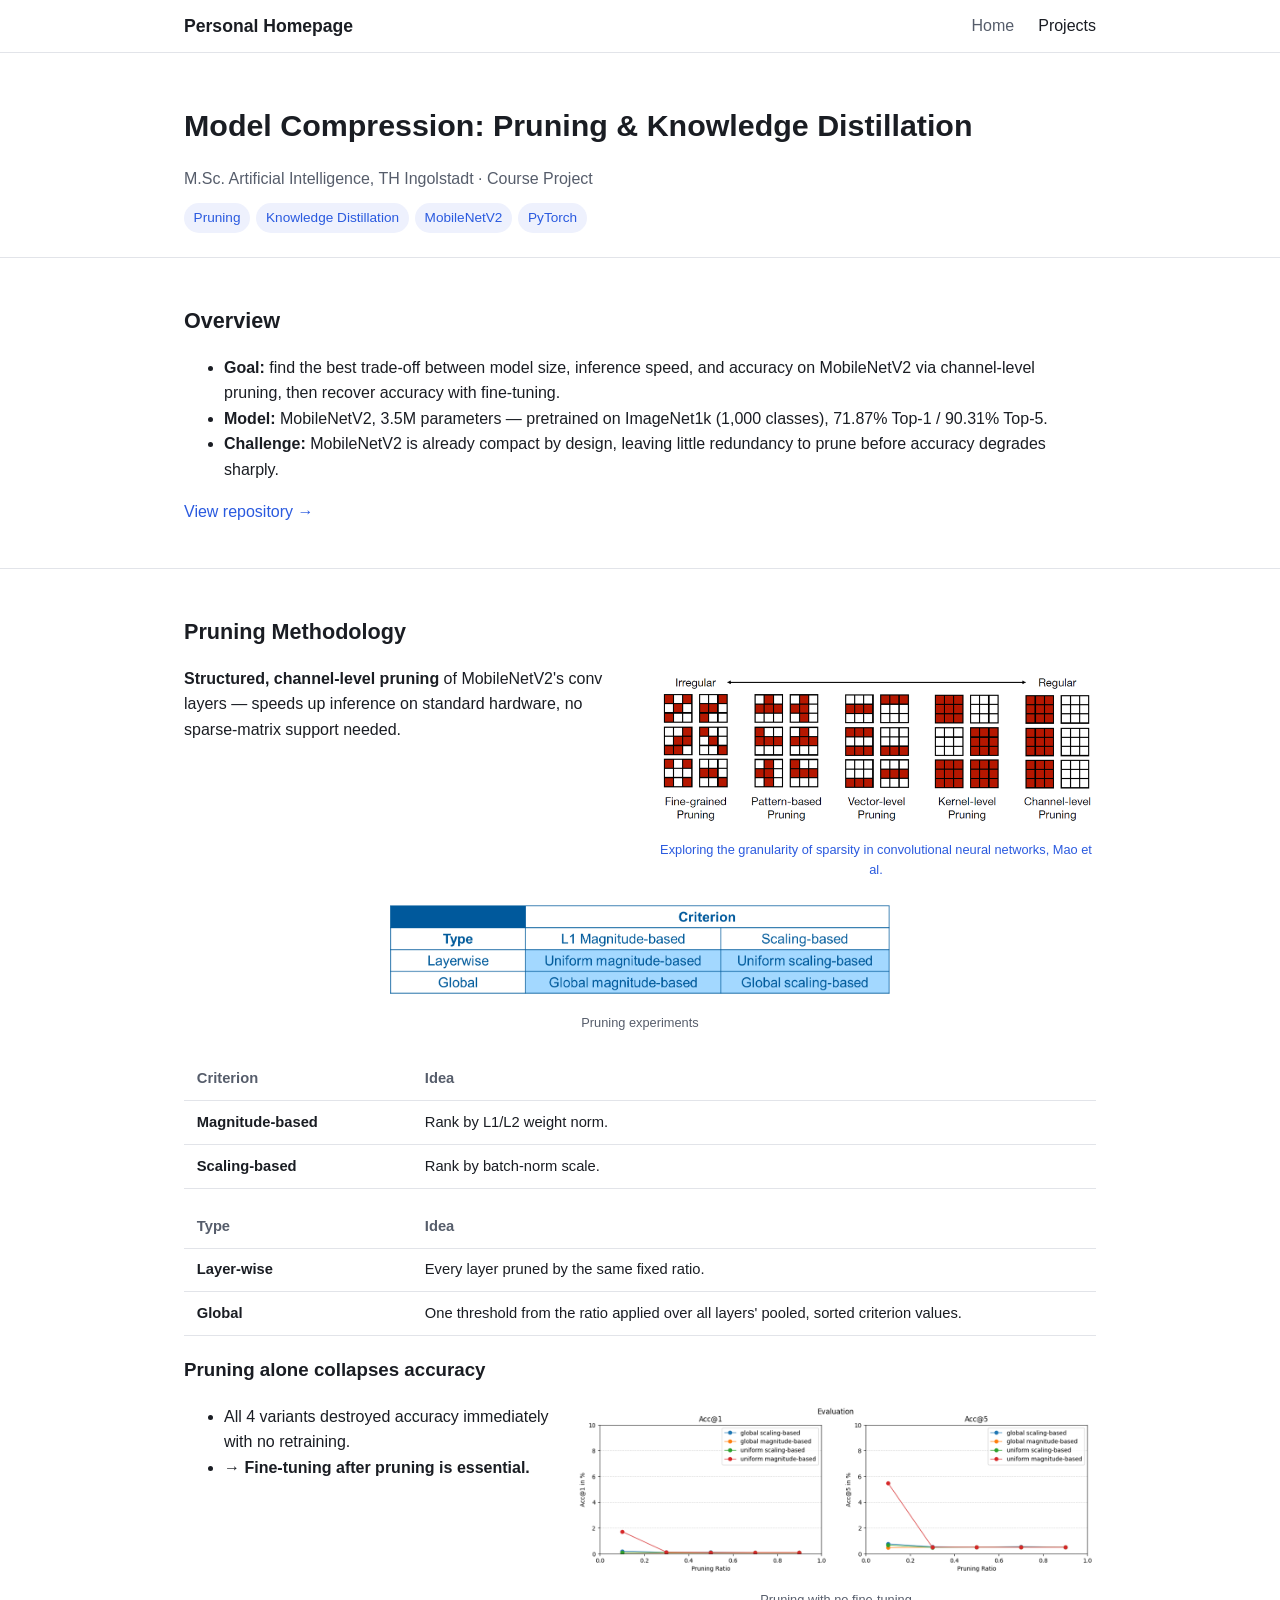
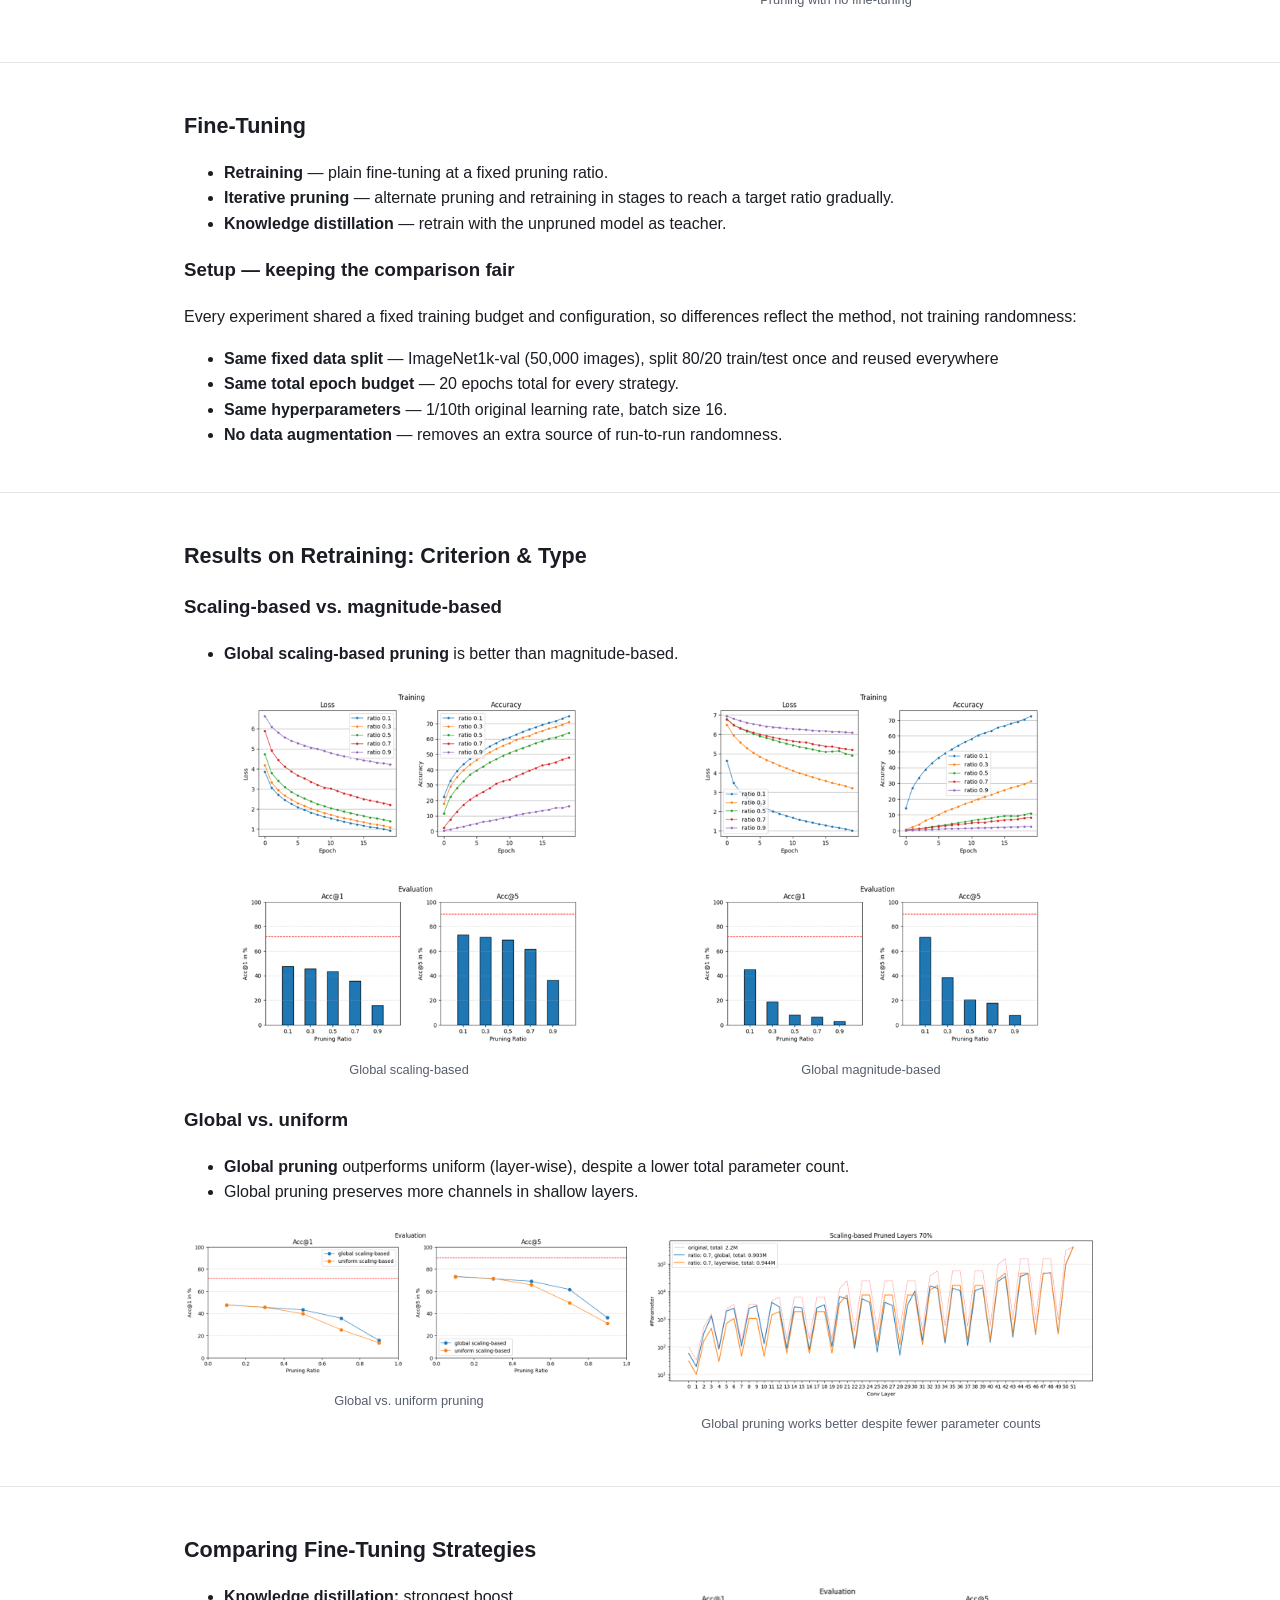
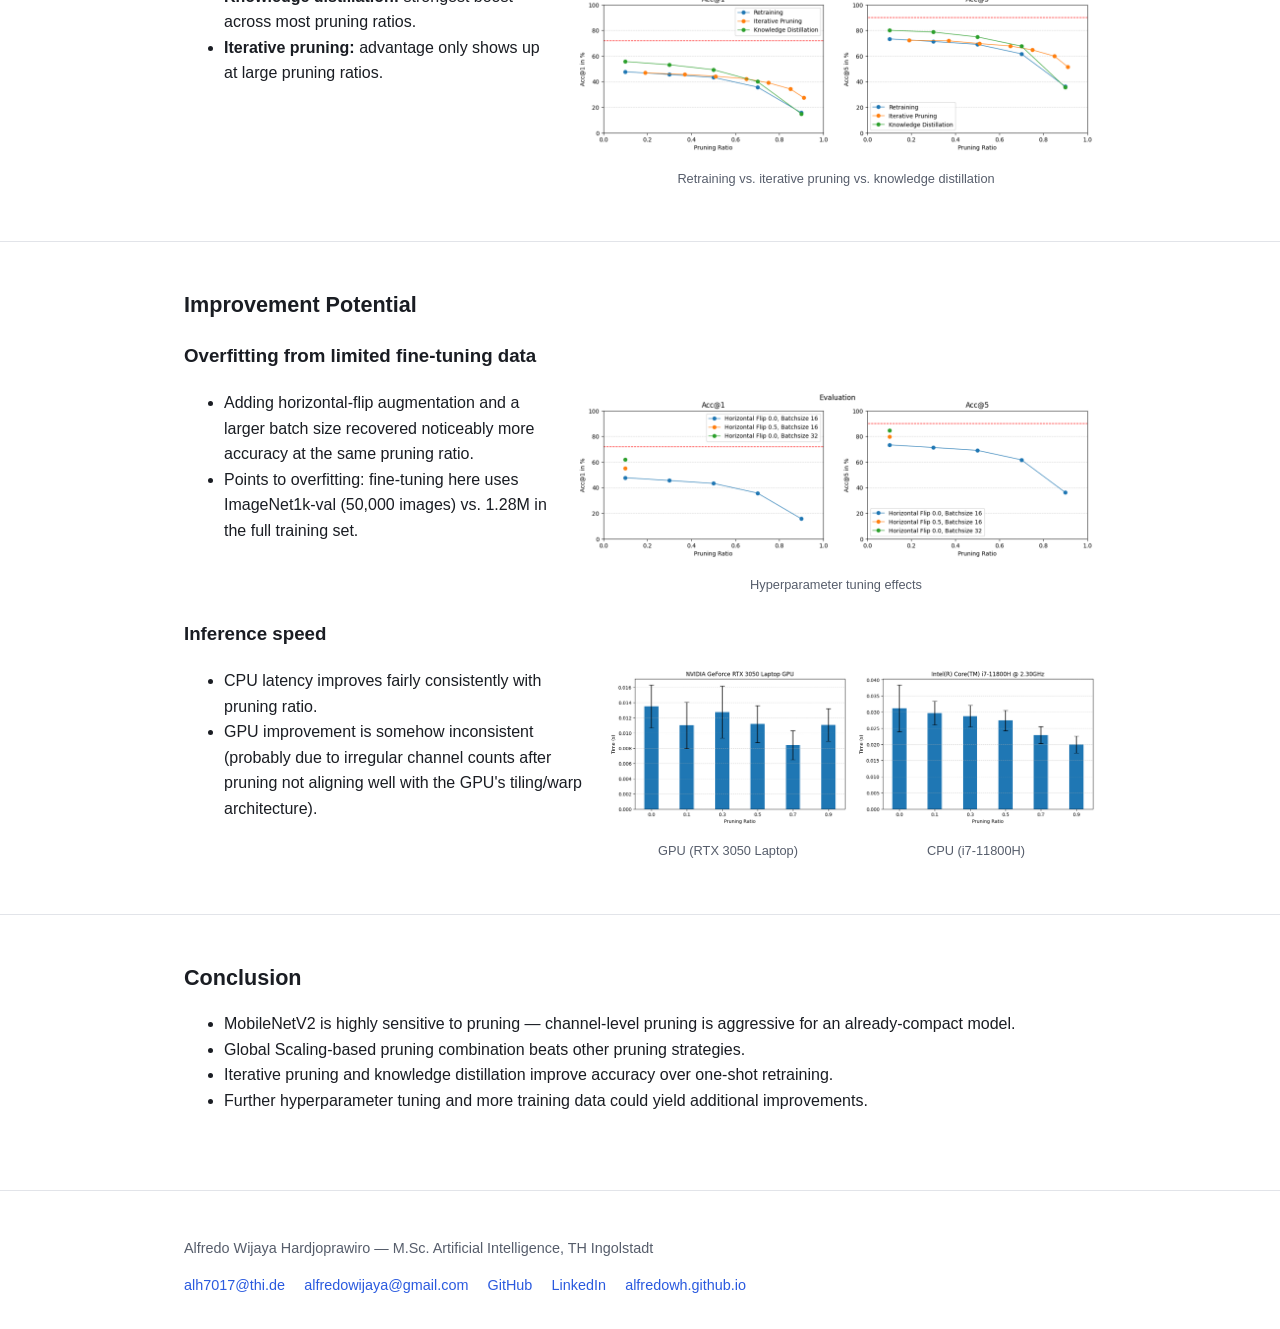
<file: projects/model-compression.html>
﻿<!DOCTYPE html>
<html lang="en">
<head>
<meta charset="UTF-8">
<meta name="viewport" content="width=device-width, initial-scale=1.0">
<title>Model Compression: Pruning &amp; Knowledge Distillation — Alfredo Wijaya Hardjoprawiro</title>
<link rel="stylesheet" href="../css/style.css">
<style>
  /* Scoped to this page: keep the pruning-granularity figure small and centered.
     Adjust size via --inline-figure-width (per-instance, see usage below). */
  .inline-figure {
    --inline-figure-width: 380px;
    max-width: var(--inline-figure-width);
    margin: 1.5rem auto;
    text-align: center;
  }
  .inline-figure img {
    width: 100%;
    height: auto;
    cursor: zoom-in;
  }
  .inline-figure img.zoomed {
    position: fixed;
    top: 50%;
    left: 50%;
    width: auto;
    height: auto;
    max-width: 90vw;
    max-height: 90vh;
    transform: translate(-50%, -50%);
    z-index: 1000;
    cursor: zoom-out;
    box-shadow: 0 0 0 9999px rgba(0, 0, 0, 0.85);
  }
  .inline-figure figcaption {
    color: var(--text-muted);
    font-size: 0.8rem;
    margin-top: 0.4rem;
  }
  .stack-grid {
    display: grid;
    grid-template-columns: 1fr 1fr;
    gap: 0.75rem;
    margin: 1.5rem 0;
  }
  .stack-grid .inline-figure {
    max-width: var(--stack-figure-width, none);
    width: 100%;
    margin: 0 auto;
  }
  .stack-col {
    display: flex;
    flex-direction: column;
    gap: 1rem;
  }
  @media (max-width: 640px) {
    .stack-grid {
      grid-template-columns: 1fr;
    }
  }
  section p + ul,
  section h3 + ul {
    margin-top: 0.5rem;
  }
  .text-figure-row {
    display: flex;
    align-items: flex-start;
    gap: 1.5rem;
    margin: 1rem 0 1.5rem;
  }
  .text-figure-row p,
  .text-figure-row ul,
  .text-figure-row .table-stack {
    flex: 1;
    margin: 0;
    min-width: 0;
  }
  .text-figure-row .inline-figure {
    flex-shrink: 0;
    margin: 0;
  }
  .text-figure-row > .stack-grid {
    flex-shrink: 0;
    margin: 0;
  }
  .table-stack {
    display: flex;
    flex-direction: column;
    gap: 1rem;
  }
  .table-stack table.eval-table {
    table-layout: fixed;
  }
  .table-stack table.eval-table th:first-child,
  .table-stack table.eval-table td:first-child {
    width: 25%;
  }
  @media (max-width: 640px) {
    .text-figure-row {
      flex-direction: column;
    }
  }
</style>
<link rel="icon" type="image/svg+xml" href="../assets/favicon.svg">
</head>
<body>

<nav class="site-nav">
  <div class="container">
    <a class="brand" href="../index.html">Personal Homepage</a>
    <button class="nav-toggle" aria-label="Toggle navigation">☰</button>
    <ul>
      <li><a href="../index.html">Home</a></li>
      <li><a href="../projects.html" class="active">Projects</a></li>
      <!-- <li><a href="../index.html#experience">Experience</a></li> -->
    </ul>
  </div>
</nav>

<header class="project-header">
  <div class="container">
    <h1>Model Compression: Pruning &amp; Knowledge Distillation</h1>
    <p class="meta">M.Sc. Artificial Intelligence, TH Ingolstadt · Course Project</p>
    <ul class="tag-list">
      <li class="tag">Pruning</li>
      <li class="tag">Knowledge Distillation</li>
      <li class="tag">MobileNetV2</li>
      <li class="tag">PyTorch</li>
    </ul>
  </div>
</header>

<section>
  <div class="container">
    <h2>Overview</h2>
    <ul>
      <li><strong>Goal:</strong> find the best trade-off between model size, inference speed, and accuracy on MobileNetV2 via channel-level pruning, then recover accuracy with fine-tuning.</li>
      <li><strong>Model:</strong> MobileNetV2, 3.5M parameters — pretrained on ImageNet1k (1,000 classes), 71.87% Top-1 / 90.31% Top-5.</li>
      <li><strong>Challenge:</strong> MobileNetV2 is already compact by design, leaving little redundancy to prune before accuracy degrades sharply.</li>
    </ul>
    <p><a href="https://github.com/alfredowh/model-compression" target="_blank" rel="noopener">View repository →</a></p>
  </div>
</section>

<section>
  <div class="container">
    <h2>Pruning Methodology</h2>
    <div class="text-figure-row">
      <p><strong>Structured, channel-level pruning</strong> of MobileNetV2's conv layers — speeds up inference on standard hardware, no sparse-matrix support needed.</p>
      <figure class="inline-figure" style="--inline-figure-width: 440px;">
        <img src="../assets/images/projects/model-compression/pruning-granularity.png"
             alt="Pruning granularity spectrum (fine-grained → channel-level)"
             onclick="this.classList.toggle('zoomed')">
        <figcaption>
          <a href="https://arxiv.org/abs/1705.08922" target="_blank" rel="noopener">Exploring the granularity of sparsity in convolutional neural networks, Mao et al.</a>
        </figcaption>
      </figure>
    </div>

    <figure class="inline-figure" style="--inline-figure-width: 500px;">
      <img src="../assets/images/projects/model-compression/pruning-experiment.png"
           alt="Pruning experiments"
           onclick="this.classList.toggle('zoomed')">
      <figcaption>Pruning experiments</figcaption>
    </figure>
    <div class="table-stack">
      <table class="eval-table">
        <thead>
          <tr><th>Criterion</th><th>Idea</th></tr>
        </thead>
        <tbody>
          <tr>
            <td><strong>Magnitude-based</strong></td>
            <td>Rank by L1/L2 weight norm.</td>
          </tr>
          <tr>
            <td><strong>Scaling-based</strong></td>
            <td>Rank by batch-norm scale.</td>
          </tr>
        </tbody>
      </table>
      <table class="eval-table">
        <thead>
          <tr><th>Type</th><th>Idea</th></tr>
        </thead>
        <tbody>
          <tr>
            <td><strong>Layer-wise</strong></td>
            <td>Every layer pruned by the same fixed ratio.</td>
          </tr>
          <tr>
            <td><strong>Global</strong></td>
            <td>One threshold from the ratio applied over all layers' pooled, sorted criterion values.</td>
          </tr>
        </tbody>
      </table>
    </div>

    <h3>Pruning alone collapses accuracy</h3>
    <div class="text-figure-row">
      <ul>
        <li>All 4 variants destroyed accuracy immediately with no retraining.</li>
        <li><strong>→ Fine-tuning after pruning is essential.</strong></li>
      </ul>
      <figure class="inline-figure" style="--inline-figure-width: 520px;">
        <img src="../assets/images/projects/model-compression/pruning-wo-finetuning.png"
             alt="Pruning experiments"
             onclick="this.classList.toggle('zoomed')">
        <figcaption>Pruning with no fine-tuning</figcaption>
      </figure>
    </div>
  </div>
</section>

<section>
  <div class="container">
    <h2>Fine-Tuning</h2>
    <ul>
      <li><strong>Retraining</strong> — plain fine-tuning at a fixed pruning ratio.</li>
      <li><strong>Iterative pruning</strong> — alternate pruning and retraining in stages to reach a target ratio gradually.</li>
      <li><strong>Knowledge distillation</strong> — retrain with the unpruned model as teacher.</li>
    </ul>

    <h3>Setup — keeping the comparison fair</h3>
    <p>Every experiment shared a fixed training budget and configuration, so differences reflect the method, not training randomness:</p>
    <ul>
      <li><strong>Same fixed data split</strong> — ImageNet1k-val (50,000 images), split 80/20 train/test once and reused everywhere</li>
      <li><strong>Same total epoch budget</strong> — 20 epochs total for every strategy.</li>
      <li><strong>Same hyperparameters</strong> — 1/10th original learning rate, batch size 16.</li>
      <li><strong>No data augmentation</strong> — removes an extra source of run-to-run randomness.</li>
    </ul>
  </div>
</section>

<section>
  <div class="container">
    <h2>Results on Retraining: Criterion &amp; Type</h2>

    <h3>Scaling-based vs. magnitude-based</h3>
    <ul>
      <li><strong>Global scaling-based pruning</strong> is better than magnitude-based.</li>
    </ul>
    <div class="stack-grid" style="--stack-figure-width: 340px;">
      <div class="stack-col">
        <figure class="inline-figure">
          <img src="../assets/images/projects/model-compression/pruning-retraining-global-scaling-val-loss.png"
               alt="Global scaling-based pruning — validation loss during retraining"
               onclick="this.classList.toggle('zoomed')">
        </figure>
        <figure class="inline-figure">
          <img src="../assets/images/projects/model-compression/pruning-retraining-global-scaling-test.png"
               alt="Global scaling-based pruning — test accuracy after retraining"
               onclick="this.classList.toggle('zoomed')">
          <figcaption>Global scaling-based</figcaption>
        </figure>
      </div>
      <div class="stack-col">
        <figure class="inline-figure">
          <img src="../assets/images/projects/model-compression/pruning-retraining-magnitude-scaling-val-loss.png"
               alt="Global magnitude-based pruning — validation loss during retraining"
               onclick="this.classList.toggle('zoomed')">
        </figure>
        <figure class="inline-figure">
          <img src="../assets/images/projects/model-compression/pruning-retraining-magnitude-scaling-test.png"
               alt="Global magnitude-based pruning — test accuracy after retraining"
               onclick="this.classList.toggle('zoomed')">
          <figcaption>Global magnitude-based</figcaption>
        </figure>
      </div>
    </div>

    <h3>Global vs. uniform</h3>
    <ul>
      <li><strong>Global pruning</strong> outperforms uniform (layer-wise), despite a lower total parameter count.</li>
      <li>Global pruning preserves more channels in shallow layers.</li>
    </ul>
    <div class="stack-grid">
      <div class="stack-col">
        <figure class="inline-figure">
          <img src="../assets/images/projects/model-compression/pruning-global-uniform.png"
               alt="Global vs. uniform pruning accuracy across pruning ratios"
               onclick="this.classList.toggle('zoomed')">
          <figcaption>Global vs. uniform pruning</figcaption>
        </figure>
      </div>
      <div class="stack-col">
        <figure class="inline-figure">
          <img src="../assets/images/projects/model-compression/pruning-global-uniform-params.png"
               alt="Per-layer parameter count, global vs. uniform pruning"
               onclick="this.classList.toggle('zoomed')">
          <figcaption>Global pruning works better despite fewer parameter counts</figcaption>
        </figure>
      </div>
    </div>
  </div>
</section>

<!--
<section>
  <div class="container">
    <h2>Results: Iterative Pruning</h2>
    <ul>
      <li>Reaches a high target ratio in two smaller steps instead of one (e.g. 0.5 → 0.5 ≈ 0.75 total, 0.7 → 0.7 ≈ 0.91 total), 10 epochs retraining per step — same 20-epoch budget as one-shot retraining.</li>
      <li><strong>Consistently outperforms one-shot retraining at large total pruning ratios</strong> — removing that many channels in one step leaves too little capacity to recover from in a single pass.</li>
    </ul>
  </div>
</section>
-->

<!--
<section>
  <div class="container">
    <h2>Results: Knowledge Distillation</h2>
    <p>Unpruned MobileNetV2 as teacher, pruned model as student. Loss = 0.75 × classification + 0.25 × distillation, two variants:</p>
    <table class="eval-table">
      <thead>
        <tr><th>Variant</th><th>Distillation loss</th></tr>
      </thead>
      <tbody>
        <tr>
          <td><strong>Matching output logits</strong></td>
          <td>KL-divergence between teacher/student output distributions, softened with temperature &gt; 1.</td>
        </tr>
        <tr>
          <td><strong>Matching intermediate features</strong></td>
          <td>MSE between teacher/student feature maps at 3 manually chosen layers (4, 14, 18).</td>
        </tr>
      </tbody>
    </table>
    <ul>
      <li><strong>Matching output logits performs slightly better</strong> across all pruning ratios, and is simpler.</li>
      <li>Matching intermediate features needs manually chosen layers — an extra hyperparameter that didn't pay off here.</li>
    </ul>
  </div>
</section>
-->

<section>
  <div class="container">
    <h2>Comparing Fine-Tuning Strategies</h2>
    <div class="text-figure-row">
      <ul>
        <li><strong>Knowledge distillation:</strong> strongest boost across most pruning ratios.</li>
        <li><strong>Iterative pruning:</strong> advantage only shows up at large pruning ratios.</li>
      </ul>
      <figure class="inline-figure" style="--inline-figure-width: 520px;">
        <img src="../assets/images/projects/model-compression/finetuning.png"
              alt="Retraining vs. iterative pruning vs. knowledge distillation"
              onclick="this.classList.toggle('zoomed')">
        <figcaption>Retraining vs. iterative pruning vs. knowledge distillation</figcaption>
      </figure>
    </div>
  </div>
</section>

<section>
  <div class="container">
    <h2>Improvement Potential</h2>

    <h3>Overfitting from limited fine-tuning data</h3>
    <div class="text-figure-row">
      <ul>
        <li>Adding horizontal-flip augmentation and a larger batch size recovered noticeably more accuracy at the same pruning ratio.</li>
        <li>Points to overfitting: fine-tuning here uses ImageNet1k-val (50,000 images) vs. 1.28M in the full training set.</li>
      </ul>
      <figure class="inline-figure" style="--inline-figure-width: 520px;">
        <img src="../assets/images/projects/model-compression/hp-tuning.png"
              alt="Hyperparameter tuning effects"
              onclick="this.classList.toggle('zoomed')">
        <figcaption>Hyperparameter tuning effects</figcaption>
      </figure>
    </div>

    <h3>Inference speed</h3>
    <div class="text-figure-row">
      <ul>
        <li>CPU latency improves fairly consistently with pruning ratio.</li>
        <li>GPU improvement is somehow inconsistent (probably due to irregular channel counts after pruning not aligning well with the GPU's tiling/warp architecture).</li>
      </ul>
      <div class="stack-grid" style="--stack-figure-width: 240px; grid-template-columns: max-content max-content; justify-content: center; gap: 0.5rem;">
        <div class="stack-col">
          <figure class="inline-figure">
            <img src="../assets/images/projects/model-compression/inference-speed-gpu.png"
                 alt="Inference latency vs. pruning ratio on GPU"
                 onclick="this.classList.toggle('zoomed')">
            <figcaption>GPU (RTX 3050 Laptop)</figcaption>
          </figure>
        </div>
        <div class="stack-col">
          <figure class="inline-figure">
            <img src="../assets/images/projects/model-compression/inference-speed-cpu.png"
                 alt="Inference latency vs. pruning ratio on CPU"
                 onclick="this.classList.toggle('zoomed')">
            <figcaption>CPU (i7-11800H)</figcaption>
          </figure>
        </div>
      </div>
    </div>
  </div>
</section>

<section>
  <div class="container">
    <h2>Conclusion</h2>
    <ul>
      <li>MobileNetV2 is highly sensitive to pruning — channel-level pruning is aggressive for an already-compact model.</li>
      <li>Global Scaling-based pruning combination beats other pruning strategies.</li>
      <li>Iterative pruning and knowledge distillation improve accuracy over one-shot retraining.</li>
      <li>Further hyperparameter tuning and more training data could yield additional improvements.</li>
    </ul>
  </div>
</section>

<footer class="site-footer">
  <div class="container">
    <p>Alfredo Wijaya Hardjoprawiro — M.Sc. Artificial Intelligence, TH Ingolstadt</p>
    <div class="links">
      <a href="mailto:alh7017@thi.de">alh7017@thi.de</a>
      <a href="mailto:alfredowijaya@gmail.com">alfredowijaya@gmail.com</a>
      <a href="https://github.com/alfredowh" target="_blank" rel="noopener">GitHub</a>
      <a href="https://www.linkedin.com/in/alfredowijaya" target="_blank" rel="noopener">LinkedIn</a>
      <a href="https://alfredowh.github.io" target="_blank" rel="noopener">alfredowh.github.io</a>
    </div>
  </div>
</footer>

<script src="../js/main.js"></script>
</body>
</html>
</file>
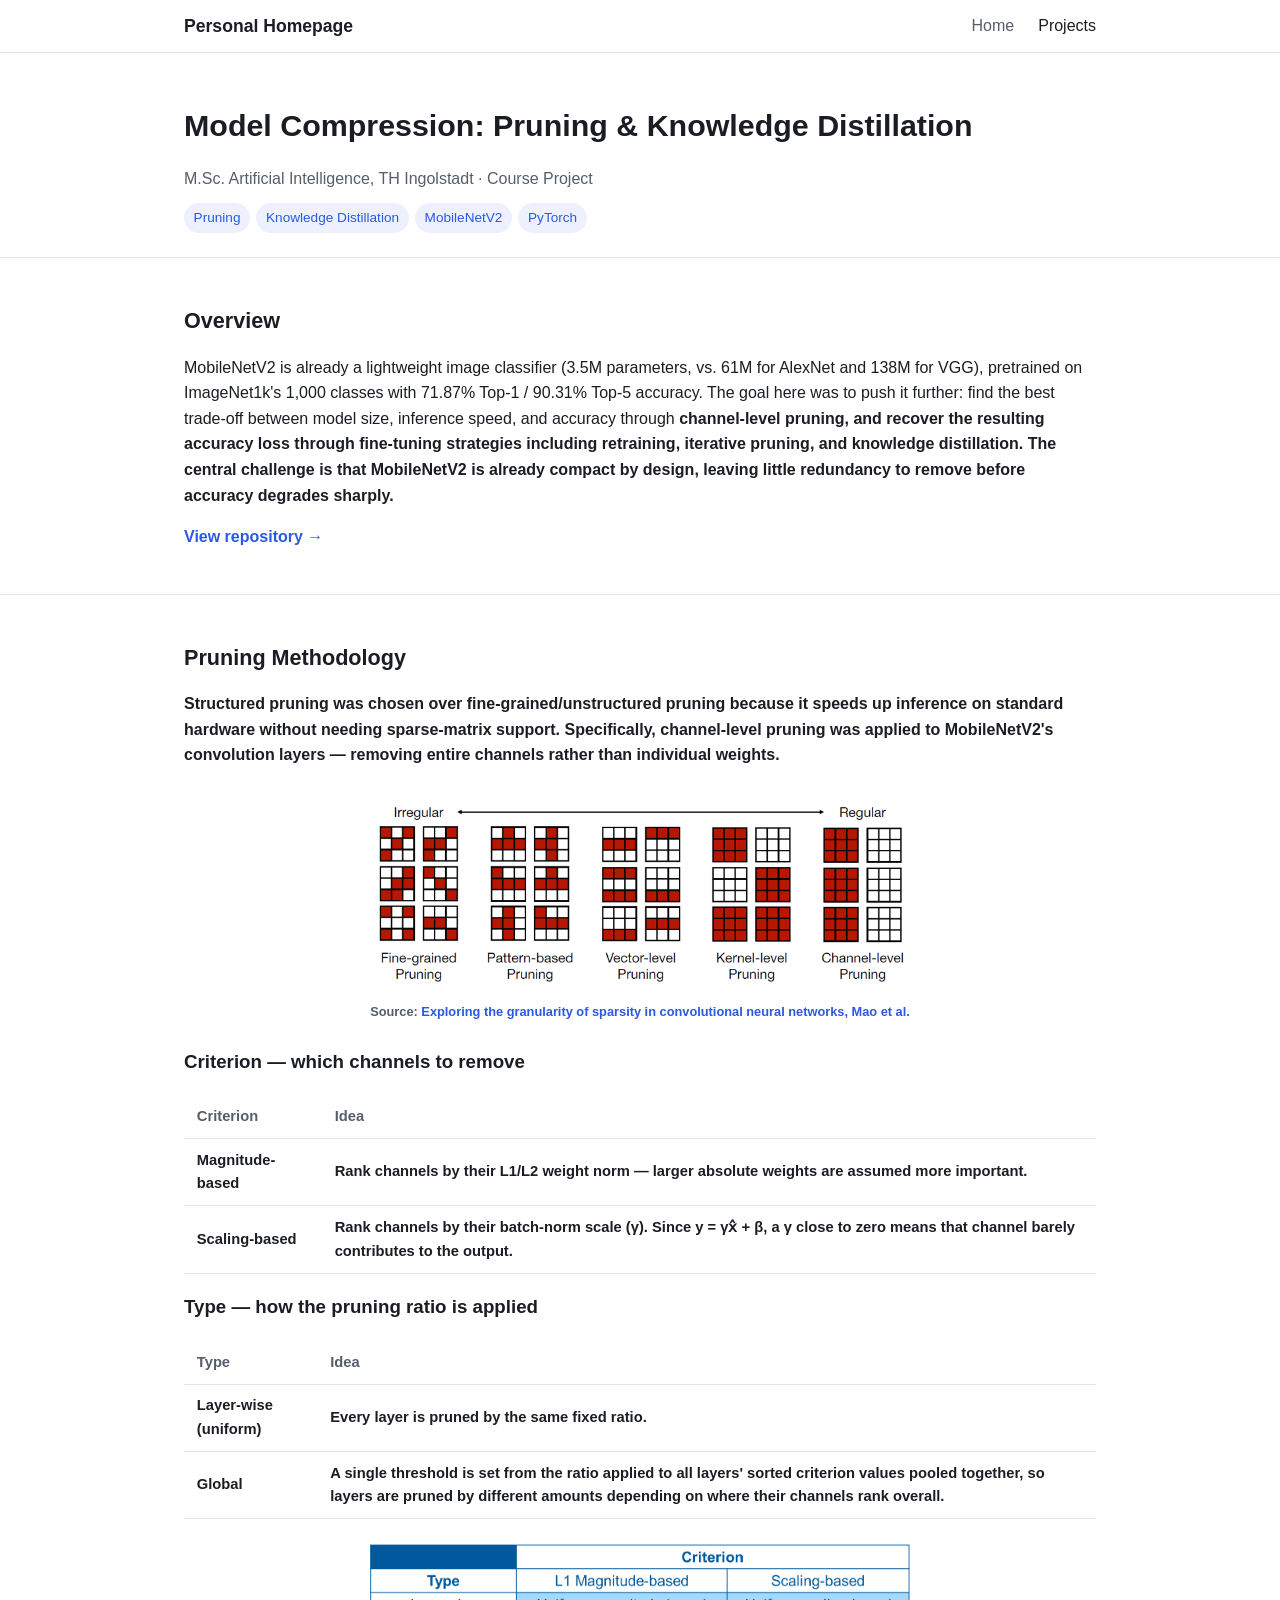
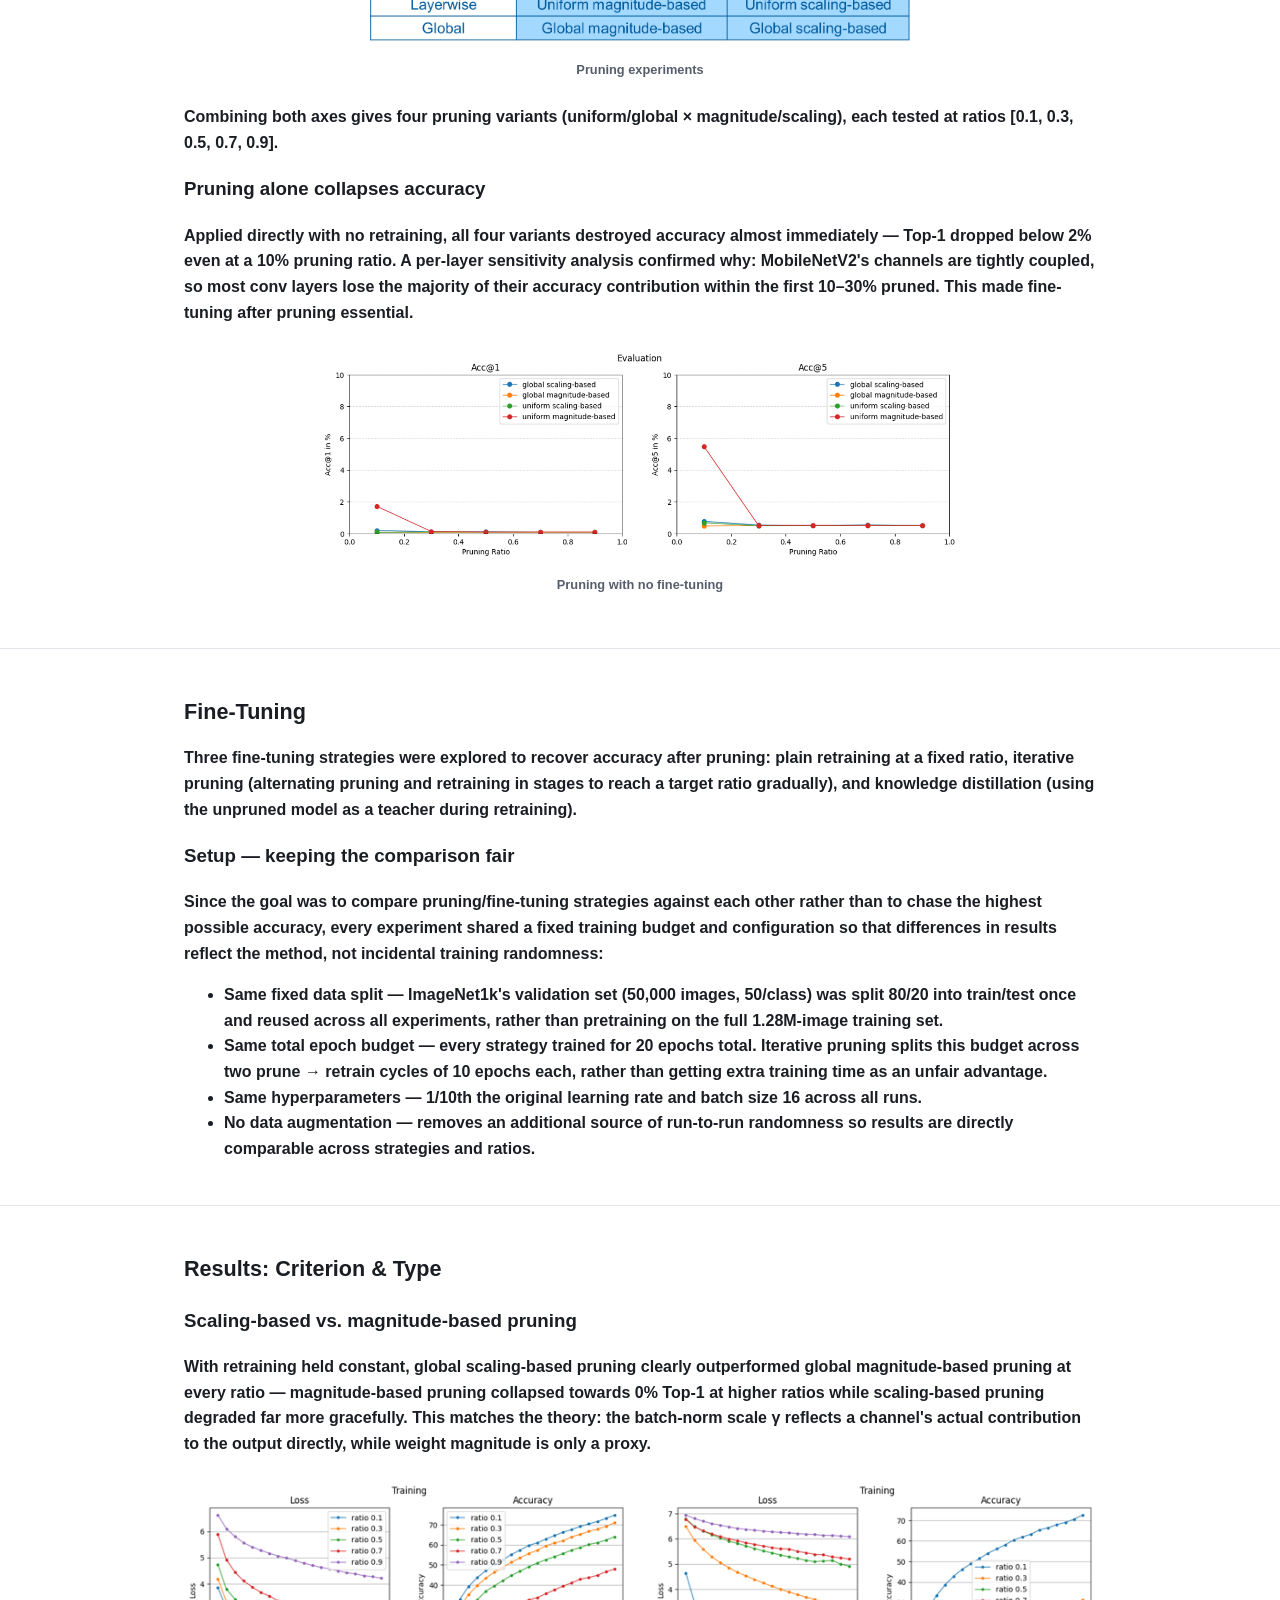
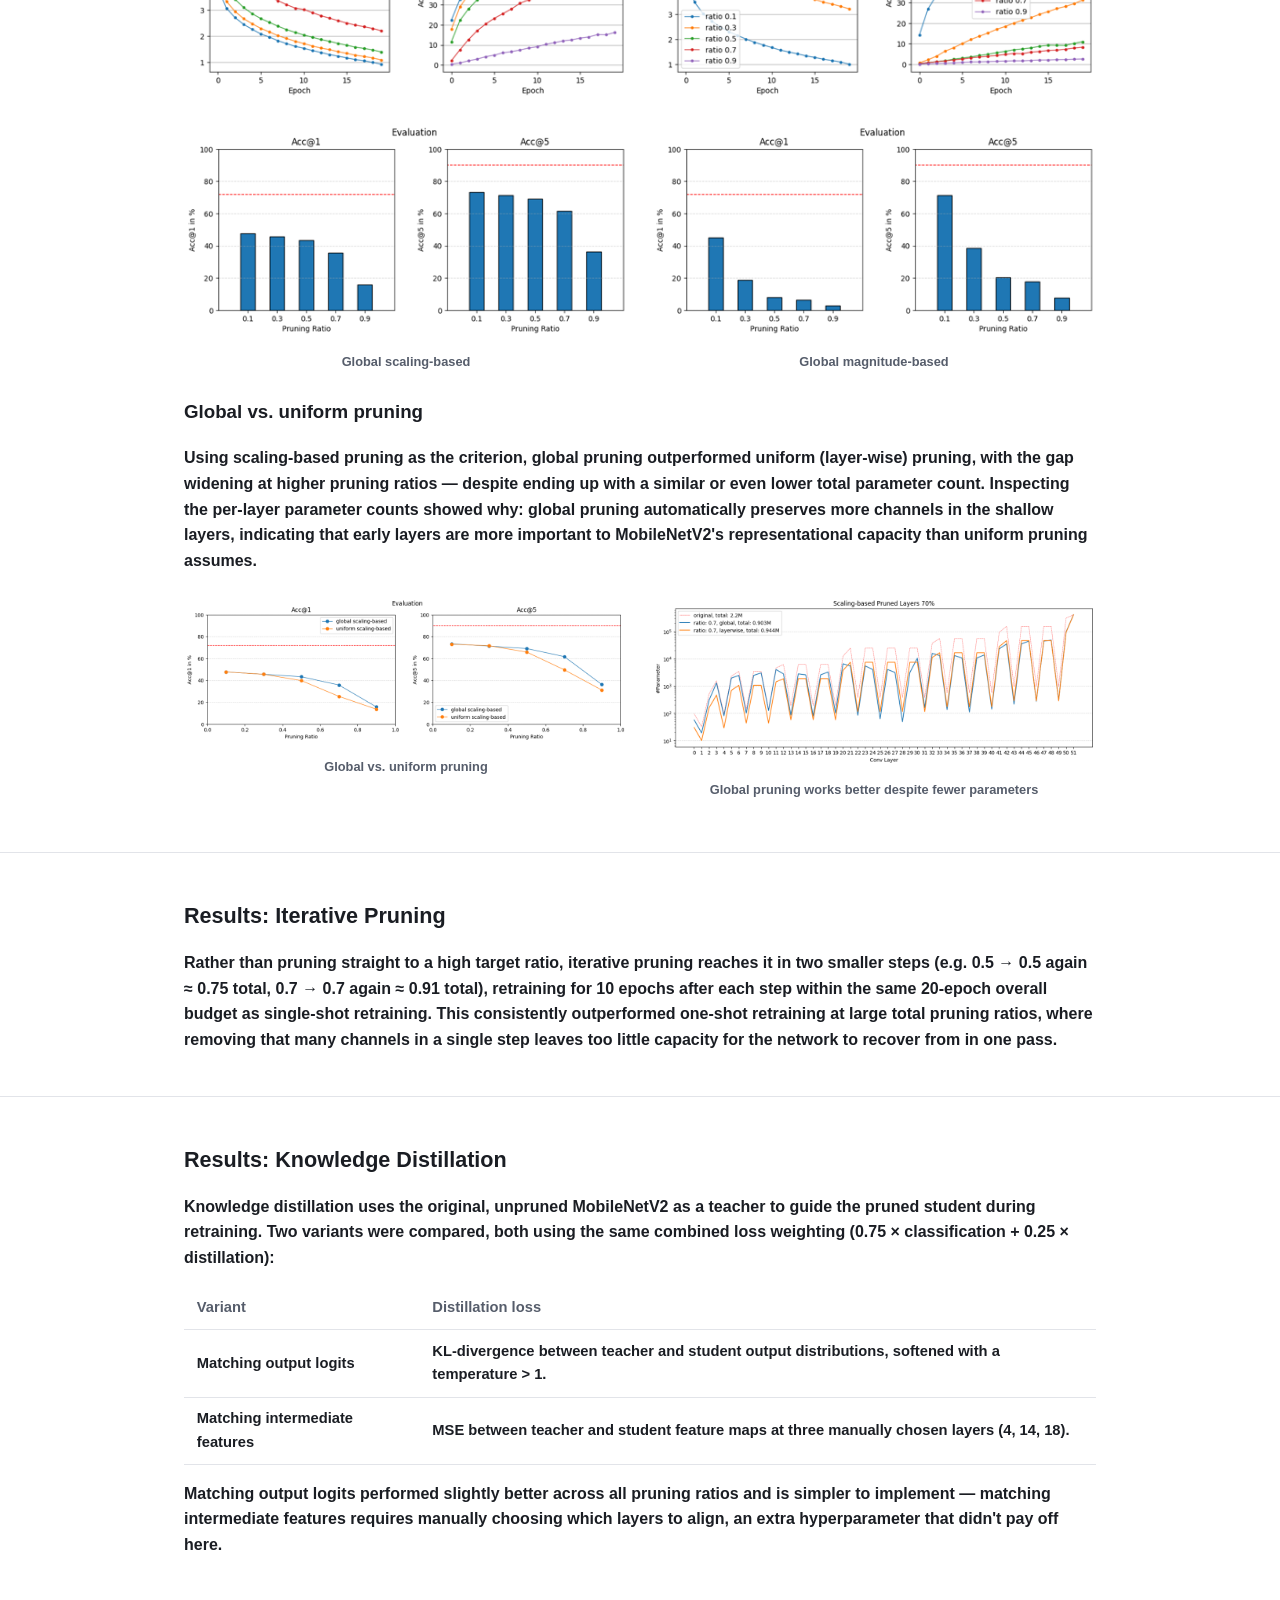
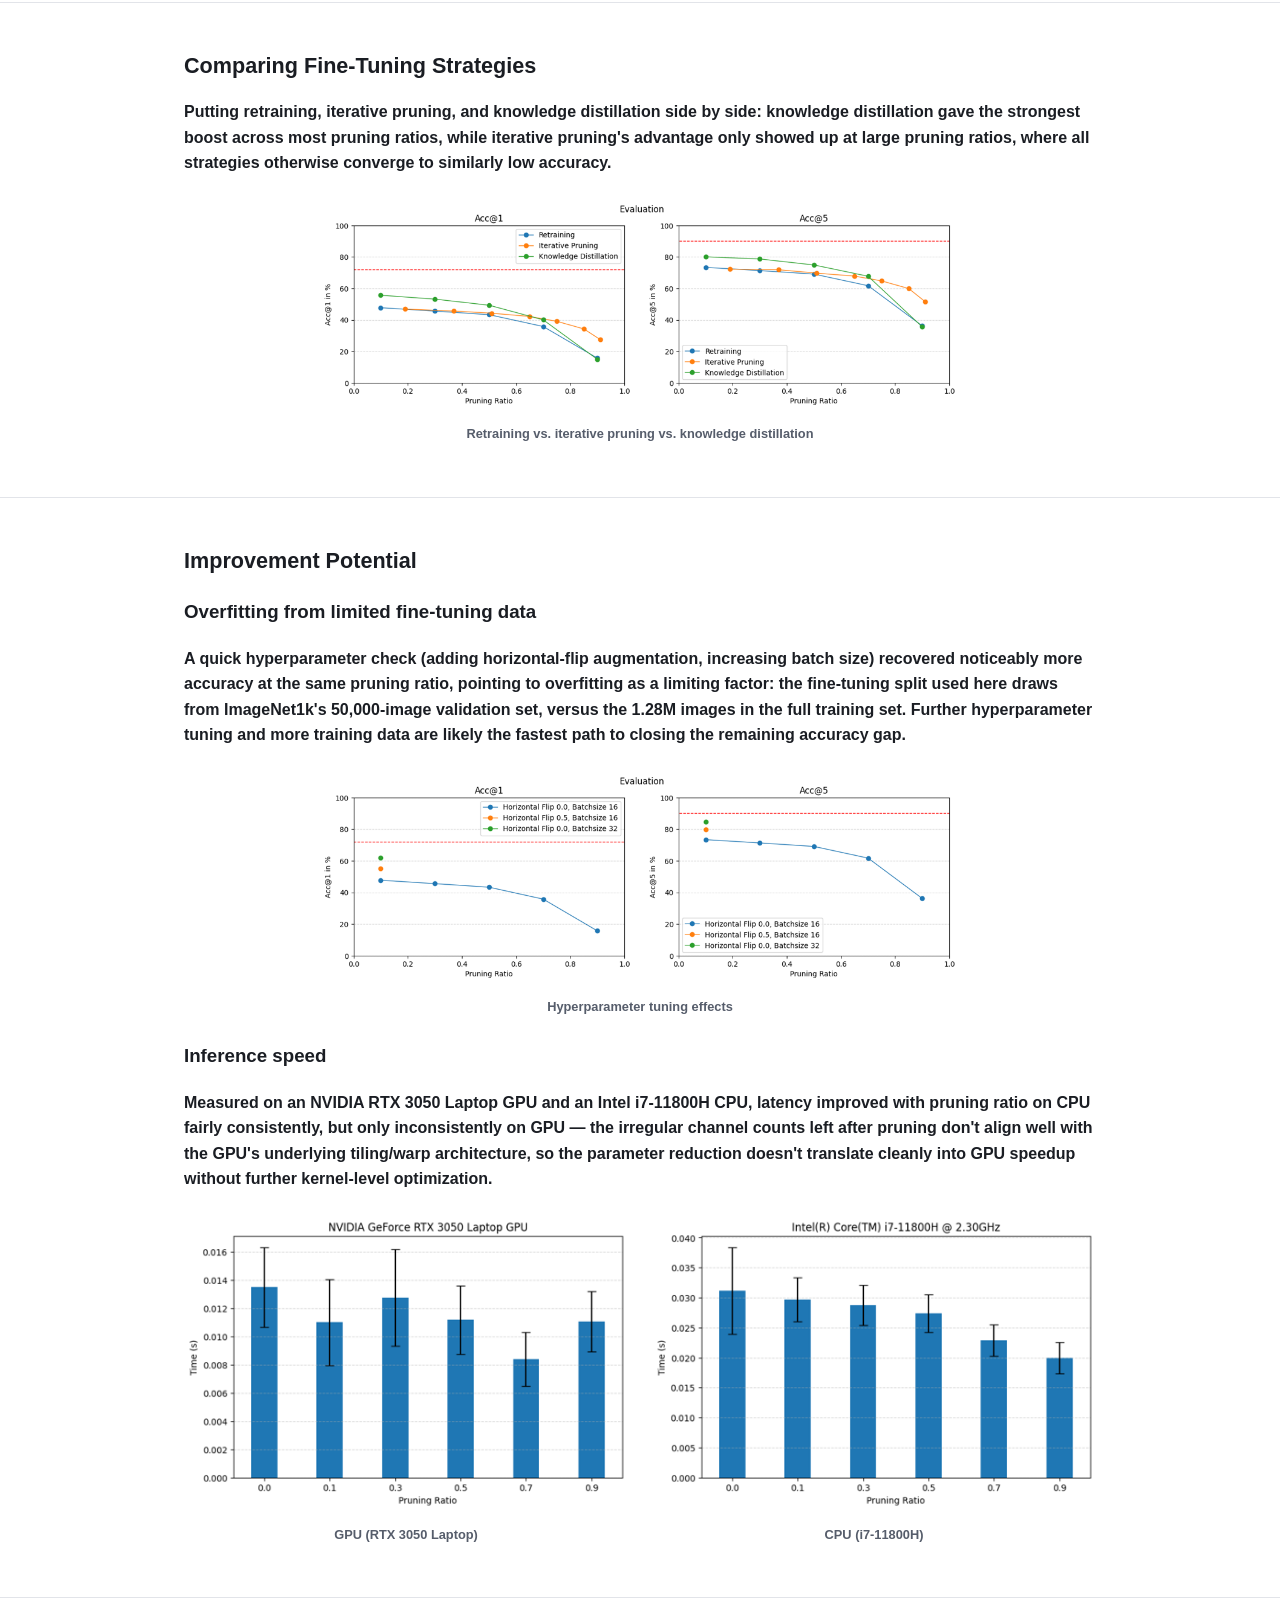
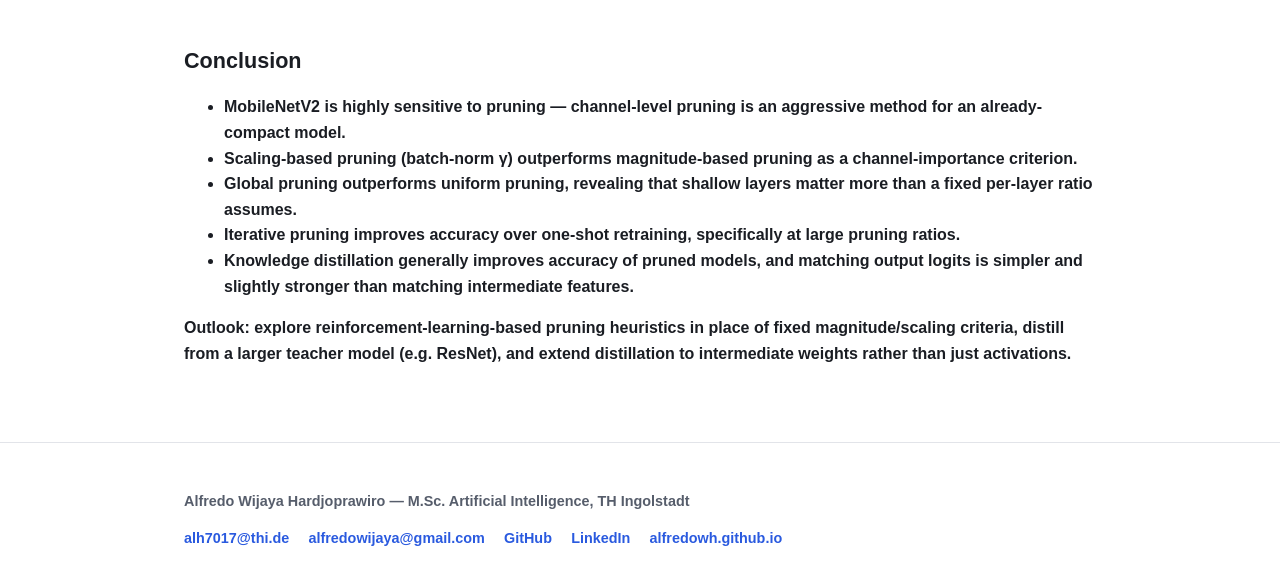
<file: projects/model-compression_verbose.html>
﻿<!DOCTYPE html>
<html lang="en">
<head>
<meta charset="UTF-8">
<meta name="viewport" content="width=device-width, initial-scale=1.0">
<title>Model Compression: Pruning &amp; Knowledge Distillation — Alfredo Wijaya Hardjoprawiro</title>
<link rel="stylesheet" href="../css/style.css">
<style>
  /* Scoped to this page: keep the pruning-granularity figure small and centered.
     Adjust size via --inline-figure-width (per-instance, see usage below). */
  .inline-figure {
    --inline-figure-width: 380px;
    max-width: var(--inline-figure-width);
    margin: 1.5rem auto;
    text-align: center;
  }
  .inline-figure img {
    width: 100%;
    height: auto;
    cursor: zoom-in;
  }
  .inline-figure img.zoomed {
    position: fixed;
    top: 50%;
    left: 50%;
    width: auto;
    height: auto;
    max-width: 90vw;
    max-height: 90vh;
    transform: translate(-50%, -50%);
    z-index: 1000;
    cursor: zoom-out;
    box-shadow: 0 0 0 9999px rgba(0, 0, 0, 0.85);
  }
  .inline-figure figcaption {
    color: var(--text-muted);
    font-size: 0.8rem;
    margin-top: 0.4rem;
  }
  .stack-grid {
    display: grid;
    grid-template-columns: 1fr 1fr;
    gap: 1.5rem;
    margin: 1.5rem 0;
  }
  .stack-grid .inline-figure {
    max-width: none;
    width: 100%;
    margin: 0;
  }
  .stack-col {
    display: flex;
    flex-direction: column;
    gap: 1rem;
  }
  @media (max-width: 640px) {
    .stack-grid {
      grid-template-columns: 1fr;
    }
  }
</style>
<link rel="icon" type="image/svg+xml" href="../assets/favicon.svg">
</head>
<body>

<nav class="site-nav">
  <div class="container">
    <a class="brand" href="../index.html">Personal Homepage</a>
    <button class="nav-toggle" aria-label="Toggle navigation">☰</button>
    <ul>
      <li><a href="../index.html">Home</a></li>
      <li><a href="../projects.html" class="active">Projects</a></li>
      <!-- <li><a href="../index.html#experience">Experience</a></li> -->
    </ul>
  </div>
</nav>

<header class="project-header">
  <div class="container">
    <h1>Model Compression: Pruning &amp; Knowledge Distillation</h1>
    <p class="meta">M.Sc. Artificial Intelligence, TH Ingolstadt · Course Project</p>
    <ul class="tag-list">
      <li class="tag">Pruning</li>
      <li class="tag">Knowledge Distillation</li>
      <li class="tag">MobileNetV2</li>
      <li class="tag">PyTorch</li>
    </ul>
  </div>
</header>

<section>
  <div class="container">
    <h2>Overview</h2>
    <p>
      MobileNetV2 is already a lightweight image classifier (3.5M parameters, vs. 61M for
      AlexNet and 138M for VGG), pretrained on ImageNet1k's 1,000 classes with 71.87%
      Top-1 / 90.31% Top-5 accuracy. The goal here was to push it further: find the best
      trade-off between model size, inference speed, and accuracy through <strong>channel-level
      pruning, and recover the resulting accuracy loss through fine-tuning
      strategies including <strong>retraining, iterative pruning, and knowledge distillation</strong>. The
      central challenge is that MobileNetV2 is already compact by design, leaving little
      redundancy to remove before accuracy degrades sharply.
    </p>
    <p><a href="https://github.com/alfredowh/model-compression" target="_blank" rel="noopener">View repository →</a></p>
  </div>
</section>

<section>
  <div class="container">
    <h2>Pruning Methodology</h2>
    <p>
      Structured pruning was chosen over fine-grained/unstructured pruning because it
      speeds up inference on standard hardware without needing sparse-matrix support.
      Specifically, <strong>channel-level pruning</strong> was applied to MobileNetV2's
      convolution layers — removing entire channels rather than individual weights.
    </p>
    <figure class="inline-figure" style="--inline-figure-width: 540px;">
      <img src="../assets/images/projects/model-compression/pruning-granularity.png"
           alt="Pruning granularity spectrum (fine-grained → channel-level)"
           onclick="this.classList.toggle('zoomed')">
      <figcaption>
        Source:
        <a href="https://arxiv.org/abs/1705.08922" target="_blank" rel="noopener">Exploring the granularity of sparsity in convolutional neural networks, Mao et al.</a>
      </figcaption>
    </figure>

    <h3>Criterion — which channels to remove</h3>
    <table class="eval-table">
      <thead>
        <tr><th>Criterion</th><th>Idea</th></tr>
      </thead>
      <tbody>
        <tr>
          <td><strong>Magnitude-based</strong></td>
          <td>Rank channels by their L1/L2 weight norm — larger absolute weights are assumed more important.</td>
        </tr>
        <tr>
          <td><strong>Scaling-based</strong></td>
          <td>Rank channels by their batch-norm scale (γ). Since y = γx̂ + β, a γ close to zero means that channel barely contributes to the output.</td>
        </tr>
      </tbody>
    </table>

    <h3>Type — how the pruning ratio is applied</h3>
    <table class="eval-table">
      <thead>
        <tr><th>Type</th><th>Idea</th></tr>
      </thead>
      <tbody>
        <tr>
          <td><strong>Layer-wise (uniform)</strong></td>
          <td>Every layer is pruned by the same fixed ratio.</td>
        </tr>
        <tr>
          <td><strong>Global</strong></td>
          <td>A single threshold is set from the ratio applied to all layers' sorted criterion values pooled together, so layers are pruned by different amounts depending on where their channels rank overall.</td>
        </tr>
      </tbody>
    </table>

    <figure class="inline-figure" style="--inline-figure-width: 540px;">
      <img src="../assets/images/projects/model-compression/pruning-experiment.png"
           alt="Pruning experiments"
           onclick="this.classList.toggle('zoomed')">
           <figcaption>
              Pruning experiments
           </figcaption>
    </figure>

    <p>
      Combining both axes gives four pruning variants (uniform/global × magnitude/scaling),
      each tested at ratios [0.1, 0.3, 0.5, 0.7, 0.9].
    </p>

    <h3>Pruning alone collapses accuracy</h3>
    <p>
      Applied directly with no retraining, all four variants destroyed accuracy almost
      immediately — Top-1 dropped below 2% even at a 10% pruning ratio. A per-layer
      sensitivity analysis confirmed why: MobileNetV2's channels are tightly coupled, so
      most conv layers lose the majority of their accuracy contribution within the first
      10–30% pruned. This made fine-tuning after pruning essential.
    </p>
    <figure class="inline-figure" style="--inline-figure-width: 640px;">
      <img src="../assets/images/projects/model-compression/pruning-wo-finetuning.png"
           alt="Pruning experiments"
           onclick="this.classList.toggle('zoomed')">
           <figcaption>
              Pruning with no fine-tuning
           </figcaption>
    </figure>
  </div>
</section>

<section>
  <div class="container">
    <h2>Fine-Tuning</h2>
    <p>
      Three fine-tuning strategies were explored to recover accuracy after pruning:
      plain <strong>retraining</strong> at a fixed ratio, <strong>iterative pruning</strong>
      (alternating pruning and retraining in stages to reach a target ratio gradually),
      and <strong>knowledge distillation</strong> (using the unpruned model as a teacher
      during retraining).
    </p>

    <h3>Setup — keeping the comparison fair</h3>
    <p>
      Since the goal was to compare pruning/fine-tuning strategies against each other
      rather than to chase the highest possible accuracy, every experiment shared a fixed
      training budget and configuration so that differences in results reflect the method,
      not incidental training randomness:
    </p>
    <ul>
      <li><strong>Same fixed data split</strong> — ImageNet1k's validation set (50,000 images, 50/class) was split 80/20 into train/test once and reused across all experiments, rather than pretraining on the full 1.28M-image training set.</li>
      <li><strong>Same total epoch budget</strong> — every strategy trained for 20 epochs total. Iterative pruning splits this budget across two prune → retrain cycles of 10 epochs each, rather than getting extra training time as an unfair advantage.</li>
      <li><strong>Same hyperparameters</strong> — 1/10th the original learning rate and batch size 16 across all runs.</li>
      <li><strong>No data augmentation</strong> — removes an additional source of run-to-run randomness so results are directly comparable across strategies and ratios.</li>
    </ul>
  </div>
</section>

<section>
  <div class="container">
    <h2>Results: Criterion &amp; Type</h2>

    <h3>Scaling-based vs. magnitude-based pruning</h3>
    <p>
      With retraining held constant, <strong>global scaling-based pruning clearly
      outperformed global magnitude-based pruning</strong> at every ratio — magnitude-based
      pruning collapsed towards 0% Top-1 at higher ratios while scaling-based pruning
      degraded far more gracefully. This matches the theory: the batch-norm scale γ
      reflects a channel's actual contribution to the output directly, while weight
      magnitude is only a proxy.
    </p>
    <div class="stack-grid">
      <div class="stack-col">
        <figure class="inline-figure">
          <img src="../assets/images/projects/model-compression/pruning-retraining-global-scaling-val-loss.png"
               alt="Global scaling-based pruning — validation loss during retraining"
               onclick="this.classList.toggle('zoomed')">
        </figure>
        <figure class="inline-figure">
          <img src="../assets/images/projects/model-compression/pruning-retraining-global-scaling-test.png"
               alt="Global scaling-based pruning — test accuracy after retraining"
               onclick="this.classList.toggle('zoomed')">
          <figcaption>Global scaling-based</figcaption>
        </figure>
      </div>
      <div class="stack-col">
        <figure class="inline-figure">
          <img src="../assets/images/projects/model-compression/pruning-retraining-magnitude-scaling-val-loss.png"
               alt="Global magnitude-based pruning — validation loss during retraining"
               onclick="this.classList.toggle('zoomed')">
        </figure>
        <figure class="inline-figure">
          <img src="../assets/images/projects/model-compression/pruning-retraining-magnitude-scaling-test.png"
               alt="Global magnitude-based pruning — test accuracy after retraining"
               onclick="this.classList.toggle('zoomed')">
          <figcaption>Global magnitude-based</figcaption>
        </figure>
      </div>
    </div>

    <h3>Global vs. uniform pruning</h3>
    <p>
      Using scaling-based pruning as the criterion, <strong>global pruning outperformed
      uniform (layer-wise) pruning</strong>, with the gap widening at higher pruning
      ratios — despite ending up with a similar or even lower total parameter count.
      Inspecting the per-layer parameter counts showed why: global pruning automatically
      preserves more channels in the shallow layers, indicating that early layers are
      more important to MobileNetV2's representational capacity than uniform pruning
      assumes.
    </p>
    <div class="stack-grid">
      <div class="stack-col">
        <figure class="inline-figure">
          <img src="../assets/images/projects/model-compression/pruning-global-uniform.png"
               alt="Global vs. uniform pruning accuracy across pruning ratios"
               onclick="this.classList.toggle('zoomed')">
          <figcaption>Global vs. uniform pruning</figcaption>
        </figure>
      </div>
      <div class="stack-col">
        <figure class="inline-figure">
          <img src="../assets/images/projects/model-compression/pruning-global-uniform-params.png"
               alt="Per-layer parameter count, global vs. uniform pruning"
               onclick="this.classList.toggle('zoomed')">
          <figcaption>Global pruning works better despite fewer parameters</figcaption>
        </figure>
      </div>
    </div>
  </div>
</section>

<section>
  <div class="container">
    <h2>Results: Iterative Pruning</h2>
    <p>
      Rather than pruning straight to a high target ratio, iterative pruning reaches it
      in two smaller steps (e.g. 0.5 → 0.5 again ≈ 0.75 total, 0.7 → 0.7 again ≈ 0.91
      total), retraining for 10 epochs after each step within the same 20-epoch overall
      budget as single-shot retraining. This consistently <strong>outperformed one-shot
      retraining at large total pruning ratios</strong>, where removing that many channels
      in a single step leaves too little capacity for the network to recover from in one
      pass.
    </p>
  </div>
</section>

<section>
  <div class="container">
    <h2>Results: Knowledge Distillation</h2>
    <p>
      Knowledge distillation uses the original, unpruned MobileNetV2 as a teacher to
      guide the pruned student during retraining. Two variants were compared, both using
      the same combined loss weighting (0.75 × classification + 0.25 × distillation):
    </p>
    <table class="eval-table">
      <thead>
        <tr><th>Variant</th><th>Distillation loss</th></tr>
      </thead>
      <tbody>
        <tr>
          <td><strong>Matching output logits</strong></td>
          <td>KL-divergence between teacher and student output distributions, softened with a temperature &gt; 1.</td>
        </tr>
        <tr>
          <td><strong>Matching intermediate features</strong></td>
          <td>MSE between teacher and student feature maps at three manually chosen layers (4, 14, 18).</td>
        </tr>
      </tbody>
    </table>
    <p>
      Matching output logits performed slightly better across all pruning ratios and is
      simpler to implement — matching intermediate features requires manually choosing
      which layers to align, an extra hyperparameter that didn't pay off here.
    </p>
  </div>
</section>

<section>
  <div class="container">
    <h2>Comparing Fine-Tuning Strategies</h2>
    <p>
      Putting retraining, iterative pruning, and knowledge distillation side by side:
      <strong>knowledge distillation gave the strongest boost across most pruning
      ratios</strong>, while <strong>iterative pruning's advantage only showed up at
      large pruning ratios</strong>, where all strategies otherwise converge to
      similarly low accuracy.
    </p>
    <figure class="inline-figure" style="--inline-figure-width: 640px;">
      <img src="../assets/images/projects/model-compression/finetuning.png"
            alt="Retraining vs. iterative pruning vs. knowledge distillation"
            onclick="this.classList.toggle('zoomed')">
      <figcaption>Retraining vs. iterative pruning vs. knowledge distillation</figcaption>
    </figure>
  </div>
</section>

<section>
  <div class="container">
    <h2>Improvement Potential</h2>

    <h3>Overfitting from limited fine-tuning data</h3>
    <p>
      A quick hyperparameter check (adding horizontal-flip augmentation, increasing
      batch size) recovered noticeably more accuracy at the same pruning ratio,
      pointing to overfitting as a limiting factor: the fine-tuning split used here
      draws from ImageNet1k's 50,000-image validation set, versus the 1.28M images in
      the full training set. Further hyperparameter tuning and more training data are
      likely the fastest path to closing the remaining accuracy gap.
    </p>
    
    <figure class="inline-figure" style="--inline-figure-width: 640px;">
      <img src="../assets/images/projects/model-compression/hp-tuning.png"
            alt="Hyperparameter tuning effects"
            onclick="this.classList.toggle('zoomed')">
      <figcaption>Hyperparameter tuning effects</figcaption>
    </figure>

    <h3>Inference speed</h3>
    <p>
      Measured on an NVIDIA RTX 3050 Laptop GPU and an Intel i7-11800H CPU, latency
      improved with pruning ratio on CPU fairly consistently, but only inconsistently
      on GPU — the irregular channel counts left after pruning don't align well with
      the GPU's underlying tiling/warp architecture, so the parameter reduction doesn't
      translate cleanly into GPU speedup without further kernel-level optimization.
    </p>
    <div class="stack-grid">
      <div class="stack-col">
        <figure class="inline-figure">
          <img src="../assets/images/projects/model-compression/inference-speed-gpu.png"
               alt="Inference latency vs. pruning ratio on GPU"
               onclick="this.classList.toggle('zoomed')">
          <figcaption>GPU (RTX 3050 Laptop)</figcaption>
        </figure>
      </div>
      <div class="stack-col">
        <figure class="inline-figure">
          <img src="../assets/images/projects/model-compression/inference-speed-cpu.png"
               alt="Inference latency vs. pruning ratio on CPU"
               onclick="this.classList.toggle('zoomed')">
          <figcaption>CPU (i7-11800H)</figcaption>
        </figure>
      </div>
    </div>
  </div>
</section>

<section>
  <div class="container">
    <h2>Conclusion</h2>
    <ul>
      <li>MobileNetV2 is highly sensitive to pruning — channel-level pruning is an aggressive method for an already-compact model.</li>
      <li>Scaling-based pruning (batch-norm γ) outperforms magnitude-based pruning as a channel-importance criterion.</li>
      <li>Global pruning outperforms uniform pruning, revealing that shallow layers matter more than a fixed per-layer ratio assumes.</li>
      <li>Iterative pruning improves accuracy over one-shot retraining, specifically at large pruning ratios.</li>
      <li>Knowledge distillation generally improves accuracy of pruned models, and matching output logits is simpler and slightly stronger than matching intermediate features.</li>
    </ul>
    <p>
      <strong>Outlook:</strong> explore reinforcement-learning-based pruning heuristics
      in place of fixed magnitude/scaling criteria, distill from a larger teacher model
      (e.g. ResNet), and extend distillation to intermediate weights rather than just
      activations.
    </p>
  </div>
</section>

<footer class="site-footer">
  <div class="container">
    <p>Alfredo Wijaya Hardjoprawiro — M.Sc. Artificial Intelligence, TH Ingolstadt</p>
    <div class="links">
      <a href="mailto:alh7017@thi.de">alh7017@thi.de</a>
      <a href="mailto:alfredowijaya@gmail.com">alfredowijaya@gmail.com</a>
      <a href="https://github.com/alfredowh" target="_blank" rel="noopener">GitHub</a>
      <a href="https://www.linkedin.com/in/alfredowijaya" target="_blank" rel="noopener">LinkedIn</a>
      <a href="https://alfredowh.github.io" target="_blank" rel="noopener">alfredowh.github.io</a>
    </div>
  </div>
</footer>

<script src="../js/main.js"></script>
</body>
</html>
</file>
<file: css/style.css>
:root {
  --bg: #ffffff;
  --bg-alt: #f5f6f8;
  --text: #1a1d23;
  --text-muted: #565d6b;
  --border: #e2e4e9;
  --accent: #2a5adf;
  --accent-soft: #eef1fd;
  --card-bg: #ffffff;
  --max-width: 960px;
  --radius: 10px;
}

@media (prefers-color-scheme: dark) {
  :root {
    --bg: #14161a;
    --bg-alt: #1b1e24;
    --text: #eceef2;
    --text-muted: #a2a8b4;
    --border: #2b2f37;
    --accent: #7c9bff;
    --accent-soft: #1e2540;
    --card-bg: #1b1e24;
  }
}

* {
  box-sizing: border-box;
}

body {
  margin: 0;
  font-family: -apple-system, BlinkMacSystemFont, "Segoe UI", Roboto, Helvetica, Arial, sans-serif;
  background: var(--bg);
  color: var(--text);
  line-height: 1.6;
}

a {
  color: var(--accent);
  text-decoration: none;
}

a:hover {
  text-decoration: underline;
}

.container {
  max-width: var(--max-width);
  margin: 0 auto;
  padding: 0 1.5rem;
}

/* Nav */
.site-nav {
  border-bottom: 1px solid var(--border);
  position: sticky;
  top: 0;
  background: var(--bg);
  z-index: 10;
}

.site-nav .container {
  display: flex;
  align-items: center;
  justify-content: space-between;
  padding: 0.75rem 1.5rem;
}

.site-nav .brand {
  font-weight: 700;
  font-size: 1.1rem;
  color: var(--text);
}

.site-nav ul {
  list-style: none;
  display: flex;
  gap: 1.5rem;
  margin: 0;
  padding: 0;
}

.site-nav a {
  color: var(--text-muted);
  font-weight: 500;
}

.site-nav a:hover,
.site-nav a.active {
  color: var(--text);
  text-decoration: none;
}

.nav-toggle {
  display: none;
  background: none;
  border: 1px solid var(--border);
  border-radius: 6px;
  padding: 0.4rem 0.6rem;
  color: var(--text);
}

/* Hero */
.hero {
  padding: 2.25rem 0 1.75rem;
}

.hero-grid {
  display: grid;
  grid-template-columns: minmax(0, 1fr) minmax(0, 260px);
  gap: 2rem;
  align-items: start;
}

.hero h1 {
  font-size: 1.9rem;
  margin: 0 0 0.4rem;
}

.hero .tagline {
  font-size: 1rem;
  line-height: 1.45;
  color: var(--text-muted);
  margin: 0 0 0.9rem;
  max-width: 560px;
}

.hero .domains-list {
  margin: 0 0 1.1rem;
}

.hero .links {
  display: flex;
  gap: 1rem;
  flex-wrap: wrap;
}

/* Hero skills (beside tagline) */
.hero-skills {
  display: flex;
  flex-direction: column;
  gap: 0.9rem;
}

.hero-skills .skill-group h3 {
  font-size: 0.72rem;
  text-transform: uppercase;
  letter-spacing: 0.04em;
  color: var(--text-muted);
  font-weight: 600;
  margin: 0 0 0.4rem;
}

.hero-skills .tag-list {
  gap: 0.3rem;
}

.hero-skills .tag {
  font-size: 0.76rem;
  padding: 0.2rem 0.5rem;
}

@media (max-width: 720px) {
  .hero-grid {
    grid-template-columns: 1fr;
  }
}

.btn {
  display: inline-block;
  padding: 0.55rem 1.1rem;
  border-radius: var(--radius);
  border: 1px solid var(--border);
  color: var(--text);
  font-weight: 500;
}

.btn:hover {
  text-decoration: none;
  border-color: var(--accent);
}

.btn.primary {
  background: var(--accent);
  border-color: var(--accent);
  color: #fff;
}

/* Sections */
section {
  padding: 1.75rem 0;
  border-top: 1px solid var(--border);
}

section h2 {
  font-size: 1.35rem;
  margin-bottom: 1rem;
}

.tag-list {
  display: flex;
  flex-wrap: wrap;
  gap: 0.4rem;
  list-style: none;
  padding: 0;
  margin: 0;
}

.tag {
  background: var(--accent-soft);
  color: var(--accent);
  padding: 0.25rem 0.6rem;
  border-radius: 999px;
  font-size: 0.85rem;
}

/* Project cards */
.project-grid {
  display: grid;
  grid-template-columns: repeat(auto-fit, minmax(260px, 1fr));
  gap: 1.25rem;
}

.card {
  background: var(--card-bg);
  border: 1px solid var(--border);
  border-radius: var(--radius);
  overflow: hidden;
  display: flex;
  flex-direction: column;
}

.card-thumb {
  aspect-ratio: 16 / 9;
  background: var(--bg-alt);
  display: flex;
  align-items: center;
  justify-content: center;
  color: var(--text-muted);
  font-size: 0.85rem;
  overflow: hidden;
}

.card-thumb a {
  display: flex;
  align-items: center;
  justify-content: center;
  width: 100%;
  height: 100%;
  color: inherit;
}

.card-thumb a:hover {
  text-decoration: none;
}

.card-thumb img {
  width: 100%;
  height: 100%;
  object-fit: cover;
}

.card-body {
  padding: 1rem 1.1rem 1.25rem;
  display: flex;
  flex-direction: column;
  flex: 1;
}

.card-body h3 {
  margin: 0 0 0.4rem;
  font-size: 1.05rem;
}

.card-body p {
  color: var(--text-muted);
  font-size: 0.92rem;
  margin: 0 0 0.75rem;
  flex: 1;
}

.card-links {
  display: flex;
  gap: 0.9rem;
  font-size: 0.88rem;
}

/* Status badges on cards */
.badge-row {
  display: flex;
  flex-wrap: wrap;
  gap: 0.4rem;
  margin: 0 0 0.5rem;
}

.badge {
  background: var(--accent);
  color: var(--card-bg);
  padding: 0.15rem 0.55rem;
  border-radius: 4px;
  font-size: 0.75rem;
  font-weight: 600;
  text-transform: uppercase;
  letter-spacing: 0.03em;
}

.card-body p.stack {
  font-size: 0.85rem;
}

/* Timeline */
.timeline-item {
  margin-bottom: 1.5rem;
}

.timeline-item h3 {
  margin: 0 0 0.15rem;
  font-size: 1.05rem;
}

.timeline-item .meta {
  color: var(--text-muted);
  font-size: 0.88rem;
  margin: 0 0 0.4rem;
}

.timeline-item p {
  margin: 0;
}

/* Project detail page */
.project-header {
  padding: 3rem 0 1.5rem;
}

.project-header h1 {
  margin: 0 0 0.5rem;
  font-size: 1.9rem;
}

.project-header .meta {
  color: var(--text-muted);
  margin-bottom: 0.75rem;
}

.placeholder-block {
  border: 1px dashed var(--border);
  border-radius: var(--radius);
  padding: 1.5rem;
  color: var(--text-muted);
  background: var(--bg-alt);
  font-size: 0.92rem;
}

.gallery-grid {
  display: grid;
  grid-template-columns: repeat(auto-fit, minmax(180px, 1fr));
  gap: 1rem;
}

.gallery-slot {
  aspect-ratio: 4 / 3;
  border: 1px dashed var(--border);
  border-radius: var(--radius);
  background: var(--bg-alt);
  display: flex;
  align-items: center;
  justify-content: center;
  color: var(--text-muted);
  font-size: 0.8rem;
  text-align: center;
  padding: 0.5rem;
  overflow: hidden;
}

.gallery-slot:has(img),
.gallery-slot:has(video) {
  padding: 0;
  border-style: solid;
}

.gallery-slot img,
.gallery-slot video {
  width: 100%;
  height: 100%;
  object-fit: cover;
}

.gallery-slot img {
  cursor: zoom-in;
}

.gallery-slot img.zoomed {
  position: fixed;
  top: 50%;
  left: 50%;
  width: auto;
  height: auto;
  max-width: 90vw;
  max-height: 90vh;
  transform: translate(-50%, -50%);
  z-index: 1000;
  cursor: zoom-out;
  box-shadow: 0 0 0 9999px rgba(0, 0, 0, 0.85);
  border-radius: var(--radius);
}

table.eval-table {
  width: 100%;
  border-collapse: collapse;
  font-size: 0.92rem;
}

table.eval-table th,
table.eval-table td {
  text-align: left;
  padding: 0.6rem 0.8rem;
  border-bottom: 1px solid var(--border);
}

table.eval-table th {
  color: var(--text-muted);
  font-weight: 600;
}

.table-scroll {
  overflow-x: auto;
}

table.weather-table {
  width: 100%;
  border-collapse: collapse;
  font-size: 0.92rem;
}

table.weather-table th,
table.weather-table td {
  text-align: center;
  padding: 0.6rem;
  border: 1px solid var(--border);
}

table.weather-table thead th {
  color: var(--text-muted);
  font-weight: 600;
}

table.weather-table tbody th {
  text-align: left;
  color: var(--text-muted);
  font-weight: 600;
  white-space: nowrap;
}

table.weather-table img {
  display: block;
  width: 100%;
  min-width: 140px;
  max-width: 220px;
  border-radius: 6px;
  margin: 0 auto;
}

/* Footer */
.site-footer {
  border-top: 1px solid var(--border);
  padding: 2rem 0;
  margin-top: 2rem;
  color: var(--text-muted);
  font-size: 0.9rem;
}

.site-footer .links {
  display: flex;
  gap: 1.2rem;
  margin-top: 0.5rem;
  flex-wrap: wrap;
}

@media (max-width: 640px) {
  .nav-toggle {
    display: inline-block;
  }

  .site-nav ul {
    display: none;
    flex-direction: column;
    gap: 0.75rem;
    position: absolute;
    top: 100%;
    left: 0;
    right: 0;
    background: var(--bg);
    border-bottom: 1px solid var(--border);
    padding: 1rem 1.5rem;
  }

  .site-nav ul.open {
    display: flex;
  }
}
</file>
